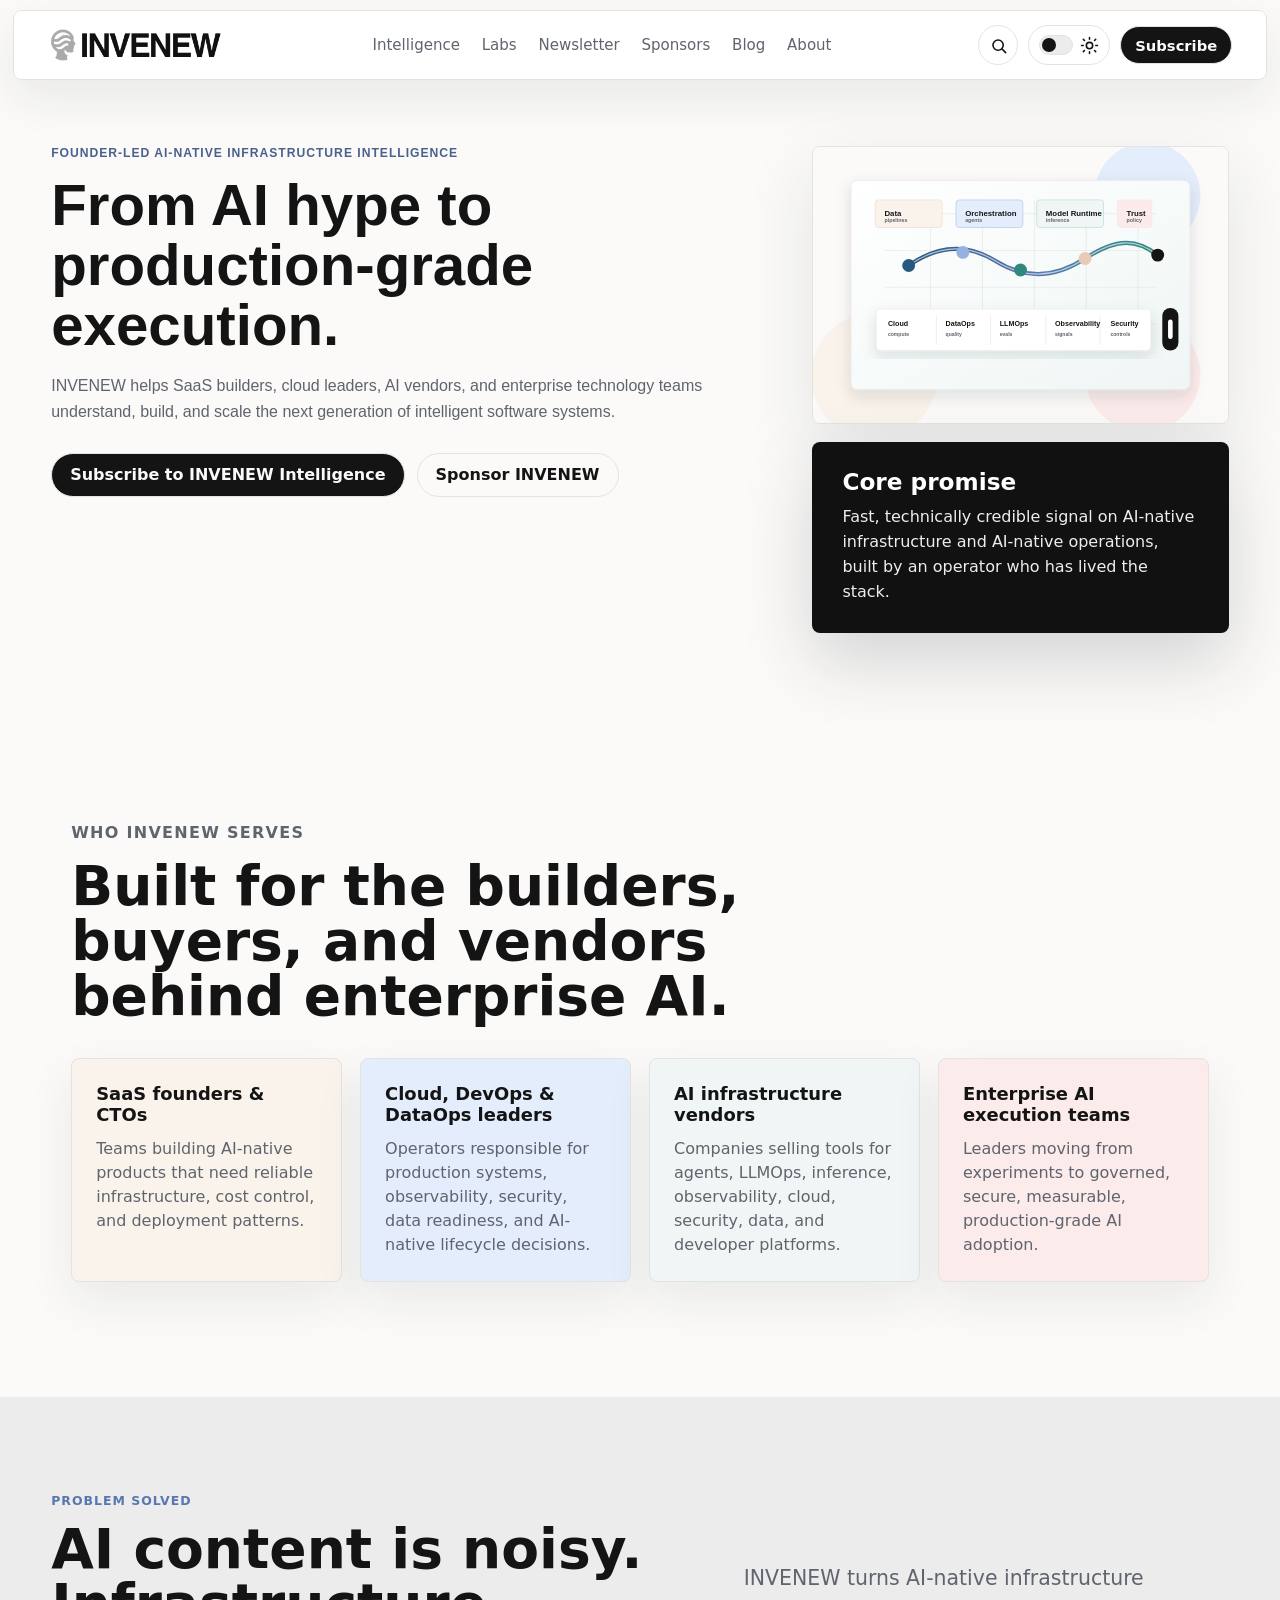
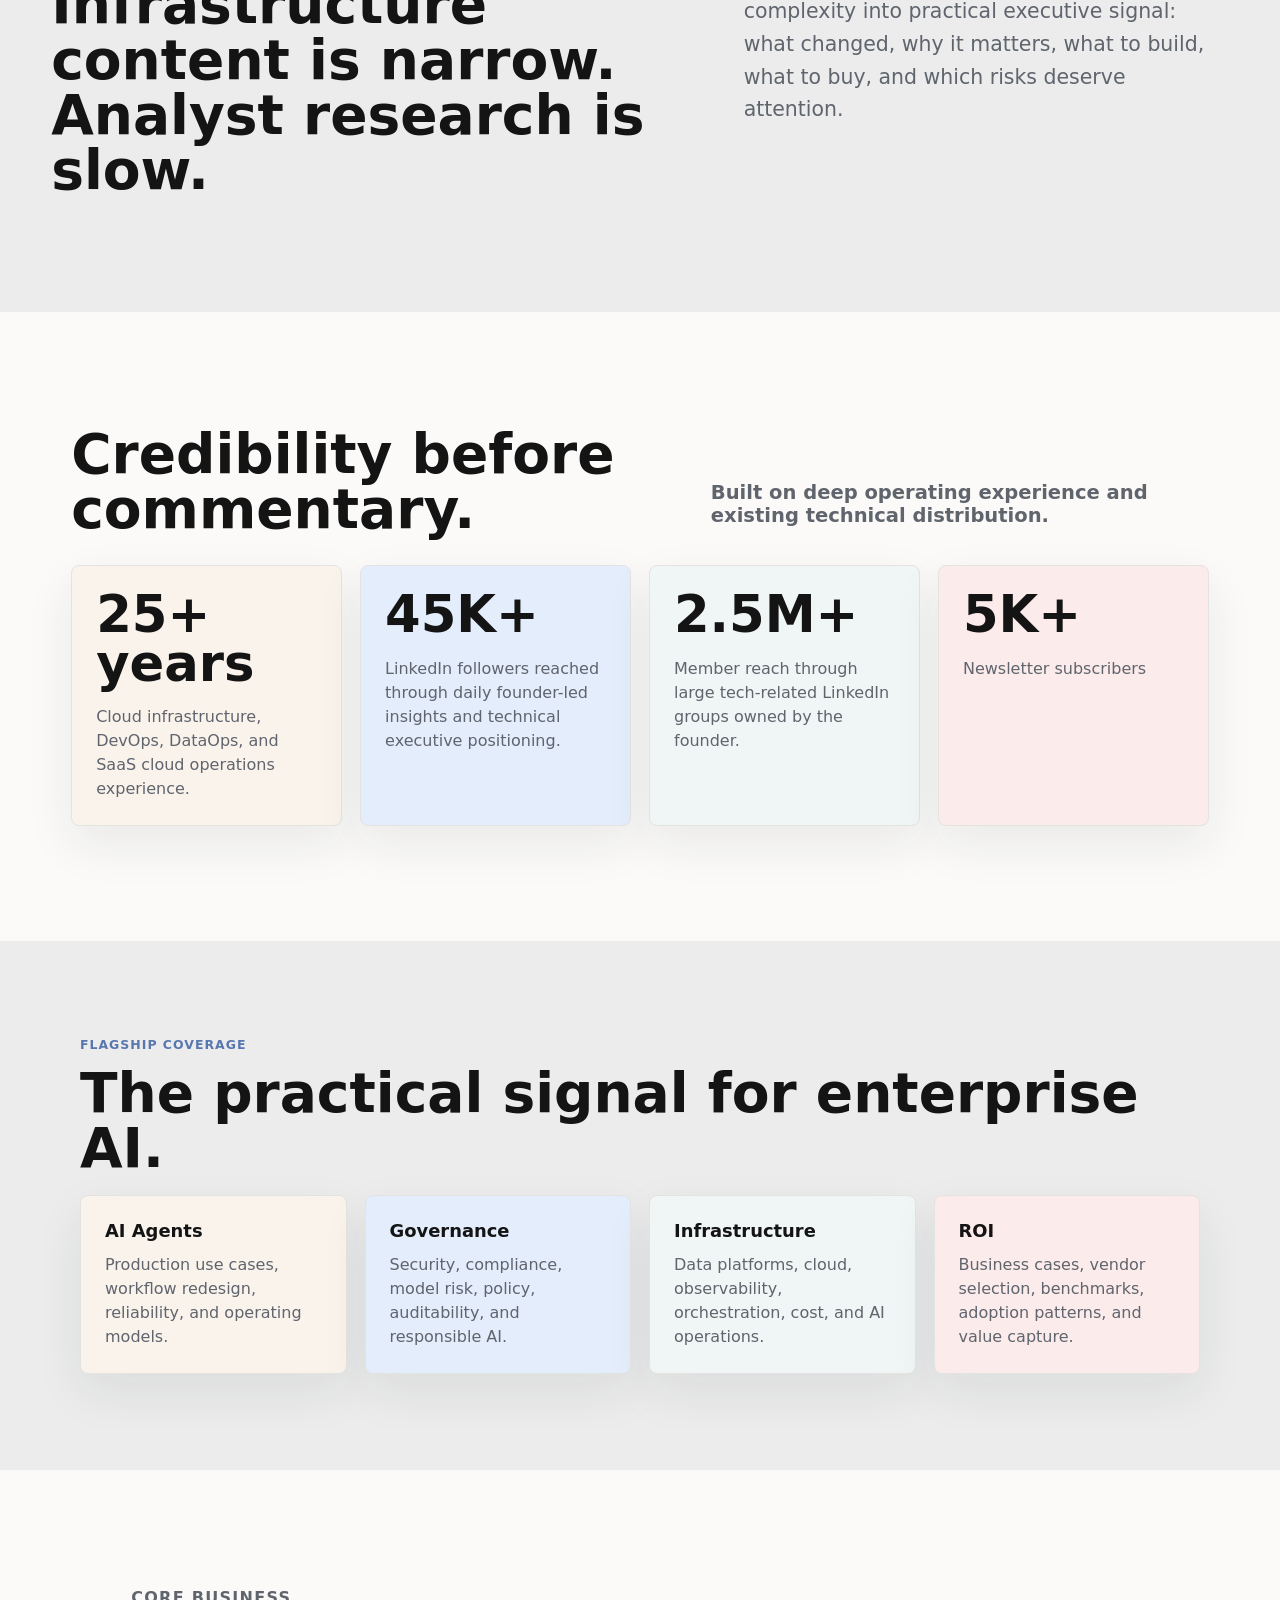
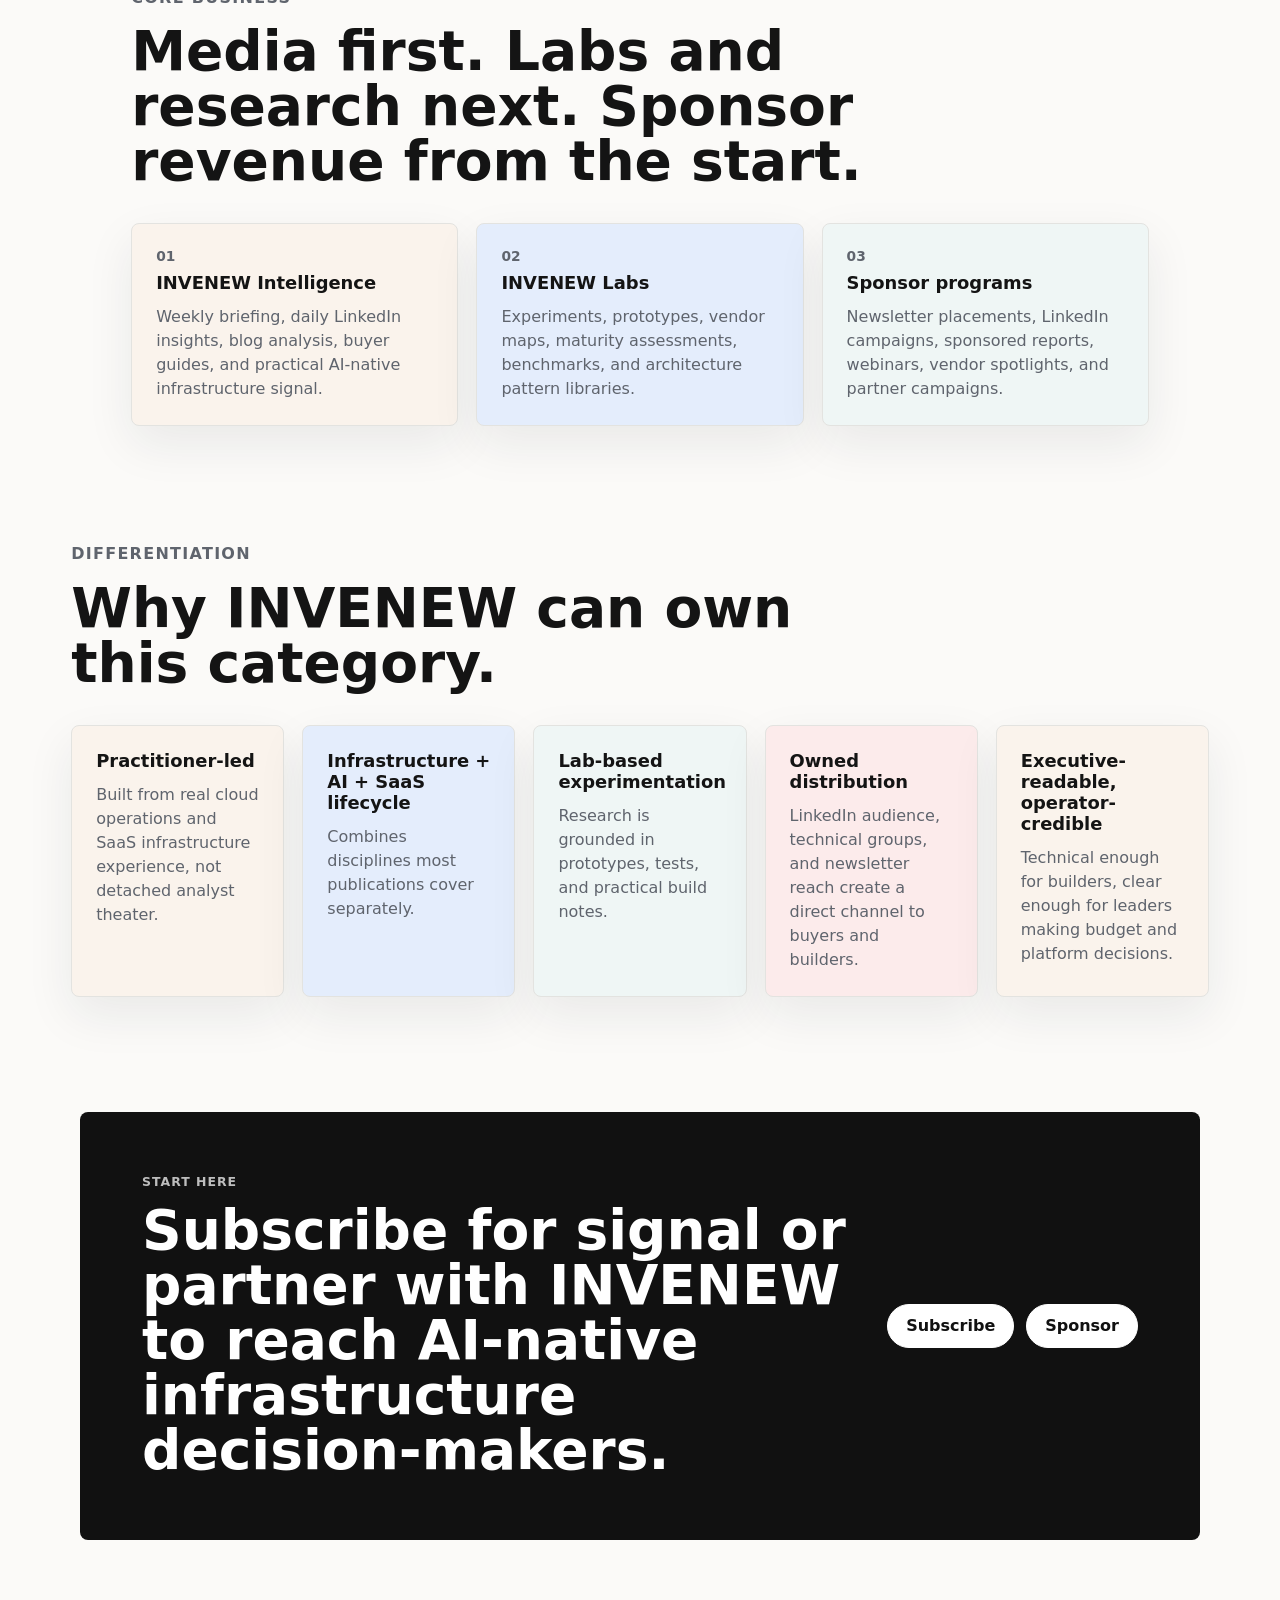
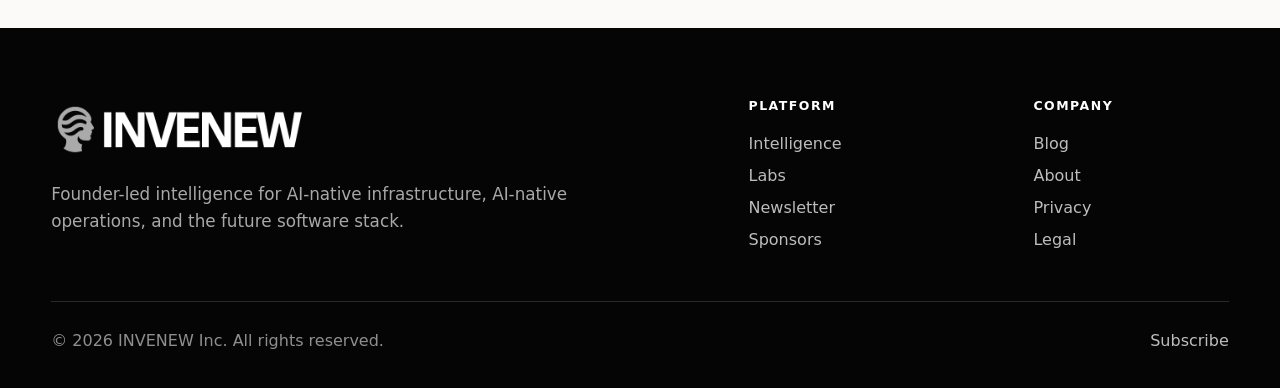
<file: index.html>
<!doctype html>
<html lang="en">
  <head>
    <meta charset="utf-8">
    <meta name="viewport" content="width=device-width, initial-scale=1">
    <meta name="description" content="INVENEW is a founder-led AI-native infrastructure intelligence platform for SaaS builders, cloud leaders, AI vendors, and enterprise AI execution teams.">
    <title>INVENEW | AI-Native Infrastructure Intelligence</title>
    <link rel="icon" href="assets/INVENEW-favicon1.png" type="image/png">
    <script>(function(){try{var theme=localStorage.getItem("invenew-theme");if(!theme&&window.matchMedia&&window.matchMedia("(prefers-color-scheme: dark)").matches)theme="dark";if(theme==="dark"){document.documentElement.dataset.theme="dark";document.documentElement.style.backgroundColor="#0d0f12";}}catch(error){}})();</script><link rel="stylesheet" href="styles.css">
  </head>
  <body>
    <header class="site-header" data-elevated="false">
      <a class="brand" href="index.html" aria-label="INVENEW home">
        <img class="brand-logo logo-light" src="assets/INVENEW-light-long1.png" alt="INVENEW">
        <img class="brand-logo logo-dark" src="assets/INVENEW-dark-long1.png" alt="INVENEW">
      </a>
      <nav class="nav" aria-label="Primary navigation">
        <a href="intelligence.html">Intelligence</a>
        <a href="labs.html">Labs</a>
        <a href="newsletter.html">Newsletter</a>
        <a href="sponsors.html">Sponsors</a>
        <a href="blog.html">Blog</a>
        <a href="about.html">About</a>
      </nav>
      <div class="header-actions">
        <button class="icon-btn" id="searchToggle" aria-label="Search site" type="button">
          <svg viewBox="0 0 24 24" aria-hidden="true"><path d="m21 21-4.35-4.35m1.35-5.15a6.5 6.5 0 1 1-13 0 6.5 6.5 0 0 1 13 0Z"/></svg>
        </button>
        <button class="theme-toggle" id="themeToggle" aria-label="Toggle dark mode" type="button">
          <span class="toggle-track"><span class="toggle-thumb"></span></span>
          <svg class="sun" viewBox="0 0 24 24" aria-hidden="true"><path d="M12 4V2m0 20v-2m8-8h2M2 12h2m14.36-6.36 1.42-1.42M4.22 19.78l1.42-1.42m0-12.72L4.22 4.22m15.56 15.56-1.42-1.42M16 12a4 4 0 1 1-8 0 4 4 0 0 1 8 0Z"/></svg>
          <svg class="moon" viewBox="0 0 24 24" aria-hidden="true"><path d="M20.5 14.5A8.5 8.5 0 0 1 9.5 3.5 8.5 8.5 0 1 0 20.5 14.5Z"/></svg>
        </button>
        <a class="btn btn-small" href="newsletter.html">Subscribe</a>
        <button class="icon-btn menu-btn" id="menuToggle" aria-label="Open menu" type="button">
          <svg viewBox="0 0 24 24" aria-hidden="true"><path d="M4 7h16M4 12h16M4 17h16"/></svg>
        </button>
      </div>
    </header>

    <div class="mobile-panel" id="mobilePanel" aria-hidden="true">
      <a href="intelligence.html">Intelligence</a>
      <a href="labs.html">Labs</a>
      <a href="newsletter.html">Newsletter</a>
      <a href="sponsors.html">Sponsors</a>
      <a href="blog.html">Blog</a>
      <a href="about.html">About</a>
    </div>

    <div class="search-panel" id="searchPanel" aria-hidden="true">
      <div class="search-box">
        <label for="siteSearch">Search INVENEW</label>
        <div class="search-row">
          <input id="siteSearch" type="search" placeholder="Try AI infrastructure, LLMOps, sponsor briefs...">
          <button class="btn" id="clearSearch" type="button">Clear</button>
        </div>
        <div class="search-results" id="searchResults"></div>
      </div>
    </div>

    <main>
      <section class="landing-position section">
        <div>
          <p class="eyebrow">Founder-led AI-native infrastructure intelligence</p>
          <h1>From AI hype to production-grade execution.</h1>
          <p class="hero-text">INVENEW helps SaaS builders, cloud leaders, AI vendors, and enterprise technology teams understand, build, and scale the next generation of intelligent software systems.</p>
          <div class="hero-actions">
            <a class="btn" href="newsletter.html">Subscribe to INVENEW Intelligence</a>
            <a class="btn btn-secondary" href="sponsors.html">Sponsor INVENEW</a>
          </div>
        </div>
        <div class="landing-promise-stack">
          <img class="landing-hero-image" src="assets/sponsors-hero-graphic.svg" alt="AI infrastructure stack graphic">
          <div class="promise-card">
            <h2>Core promise</h2>
            <p>Fast, technically credible signal on AI-native infrastructure and AI-native operations, built by an operator who has lived the stack.</p>
          </div>
        </div>
      </section>

      <section class="section home-audience">
        <div class="section-head">
          <p class="eyebrow">Who INVENEW serves</p>
          <h2>Built for the builders, buyers, and vendors behind enterprise AI.</h2>
        </div>
        <div class="home-card-grid four">
          <article class="beige"><h3>SaaS founders & CTOs</h3><p>Teams building AI-native products that need reliable infrastructure, cost control, and deployment patterns.</p></article>
          <article class="blue"><h3>Cloud, DevOps & DataOps leaders</h3><p>Operators responsible for production systems, observability, security, data readiness, and AI-native lifecycle decisions.</p></article>
          <article class="green"><h3>AI infrastructure vendors</h3><p>Companies selling tools for agents, LLMOps, inference, observability, cloud, security, data, and developer platforms.</p></article>
          <article class="pink"><h3>Enterprise AI execution teams</h3><p>Leaders moving from experiments to governed, secure, measurable, production-grade AI adoption.</p></article>
        </div>
      </section>

      <section class="home-problem">
        <div class="problem-inner">
          <div>
            <p class="eyebrow">Problem solved</p>
            <h2>AI content is noisy. Infrastructure content is narrow. Analyst research is slow.</h2>
          </div>
          <p>INVENEW turns AI-native infrastructure complexity into practical executive signal: what changed, why it matters, what to build, what to buy, and which risks deserve attention.</p>
        </div>
      </section>

      <section class="section credibility-section">
        <div class="section-title-row">
          <h2>Credibility before commentary.</h2>
          <p>Built on deep operating experience and existing technical distribution.</p>
        </div>
        <div class="credibility-grid">
          <article><strong>25+ years</strong><span>Cloud infrastructure, DevOps, DataOps, and SaaS cloud operations experience.</span></article>
          <article><strong>45K+</strong><span>LinkedIn followers reached through daily founder-led insights and technical executive positioning.</span></article>
          <article><strong>2.5M+</strong><span>Member reach through large tech-related LinkedIn groups owned by the founder.</span></article>
          <article><strong>5K+</strong><span>Newsletter subscribers</span></article>
        </div>
      </section>

      <section class="flagship-band">
        <div class="flagship-inner">
          <p class="eyebrow">Flagship Coverage</p>
          <h2>The practical signal for enterprise AI.</h2>
          <div class="coverage-card-grid">
            <article class="beige"><h3>AI Agents</h3><p>Production use cases, workflow redesign, reliability, and operating models.</p></article>
            <article class="blue"><h3>Governance</h3><p>Security, compliance, model risk, policy, auditability, and responsible AI.</p></article>
            <article class="green"><h3>Infrastructure</h3><p>Data platforms, cloud, observability, orchestration, cost, and AI operations.</p></article>
            <article class="pink"><h3>ROI</h3><p>Business cases, vendor selection, benchmarks, adoption patterns, and value capture.</p></article>
          </div>
        </div>
      </section>

      <section class="section architecture-section">
        <div class="section-head">
          <p class="eyebrow">Core business</p>
          <h2>Media first. Labs and research next. Sponsor revenue from the start.</h2>
        </div>
        <div class="architecture-grid">
          <a href="newsletter.html"><span>01</span><h3>INVENEW Intelligence</h3><p>Weekly briefing, daily LinkedIn insights, blog analysis, buyer guides, and practical AI-native infrastructure signal.</p></a>
          <a href="labs.html"><span>02</span><h3>INVENEW Labs</h3><p>Experiments, prototypes, vendor maps, maturity assessments, benchmarks, and architecture pattern libraries.</p></a>
          <a href="sponsors.html"><span>03</span><h3>Sponsor programs</h3><p>Newsletter placements, LinkedIn campaigns, sponsored reports, webinars, vendor spotlights, and partner campaigns.</p></a>
        </div>
      </section>

      <section class="section differentiation-section">
        <div class="section-head">
          <p class="eyebrow">Differentiation</p>
          <h2>Why INVENEW can own this category.</h2>
        </div>
        <div class="home-card-grid five">
          <article class="beige"><h3>Practitioner-led</h3><p>Built from real cloud operations and SaaS infrastructure experience, not detached analyst theater.</p></article>
          <article class="blue"><h3>Infrastructure + AI + SaaS lifecycle</h3><p>Combines disciplines most publications cover separately.</p></article>
          <article class="green"><h3>Lab-based experimentation</h3><p>Research is grounded in prototypes, tests, and practical build notes.</p></article>
          <article class="pink"><h3>Owned distribution</h3><p>LinkedIn audience, technical groups, and newsletter reach create a direct channel to buyers and builders.</p></article>
          <article class="beige"><h3>Executive-readable, operator-credible</h3><p>Technical enough for builders, clear enough for leaders making budget and platform decisions.</p></article>
        </div>
      </section>

      <section class="section landing-cta">
        <div>
          <p class="eyebrow">Start Here</p>
          <h2>Subscribe for signal or partner with INVENEW to reach AI-native infrastructure decision-makers.</h2>
        </div>
        <div class="cta-actions">
          <a class="btn" href="newsletter.html">Subscribe</a>
          <a class="btn" href="sponsors.html">Sponsor</a>
        </div>
      </section>
    </main>

    <footer class="footer">
      <div class="footer-main">
        <div class="footer-intro">
          <a href="index.html" class="footer-brand" aria-label="INVENEW home"><img src="assets/INVENEW-dark-long1.png" alt="INVENEW"></a>
          <p>Founder-led intelligence for AI-native infrastructure, AI-native operations, and the future software stack.</p>
        </div>
        <nav class="footer-col" aria-label="Footer platform links">
          <h2>Platform</h2>
          <a href="intelligence.html">Intelligence</a>
          <a href="labs.html">Labs</a>
          <a href="newsletter.html">Newsletter</a>
          <a href="sponsors.html">Sponsors</a>
        </nav>
        <nav class="footer-col" aria-label="Footer company links">
          <h2>Company</h2>
          <a href="blog.html">Blog</a>
          <a href="about.html">About</a>
          <a href="privacy.html">Privacy</a>
          <a href="legal.html">Legal</a>
        </nav>
      </div>
      <div class="footer-bottom">
        <p>© 2026 INVENEW Inc. All rights reserved.</p>
        <a href="newsletter.html">Subscribe</a>
      </div>
    </footer>
    <script src="script.js"></script>
  </body>
</html>
</file>
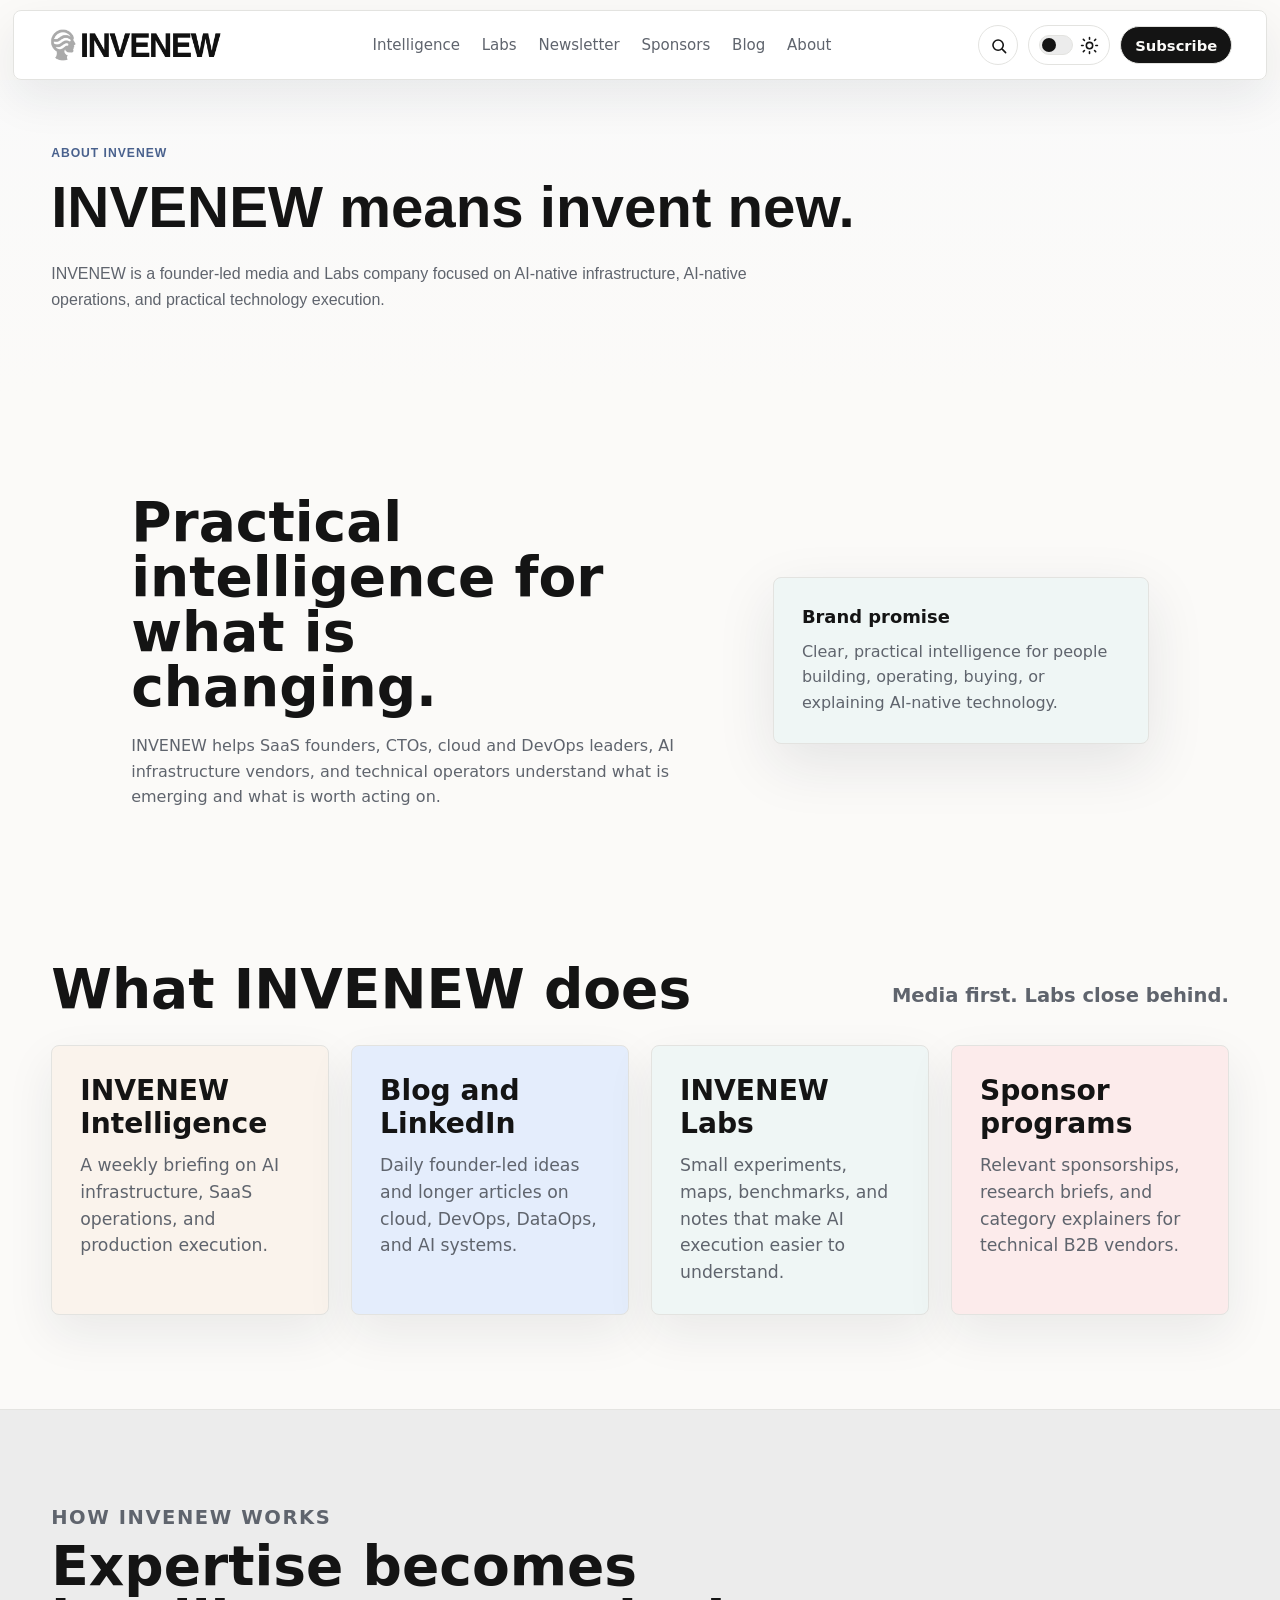
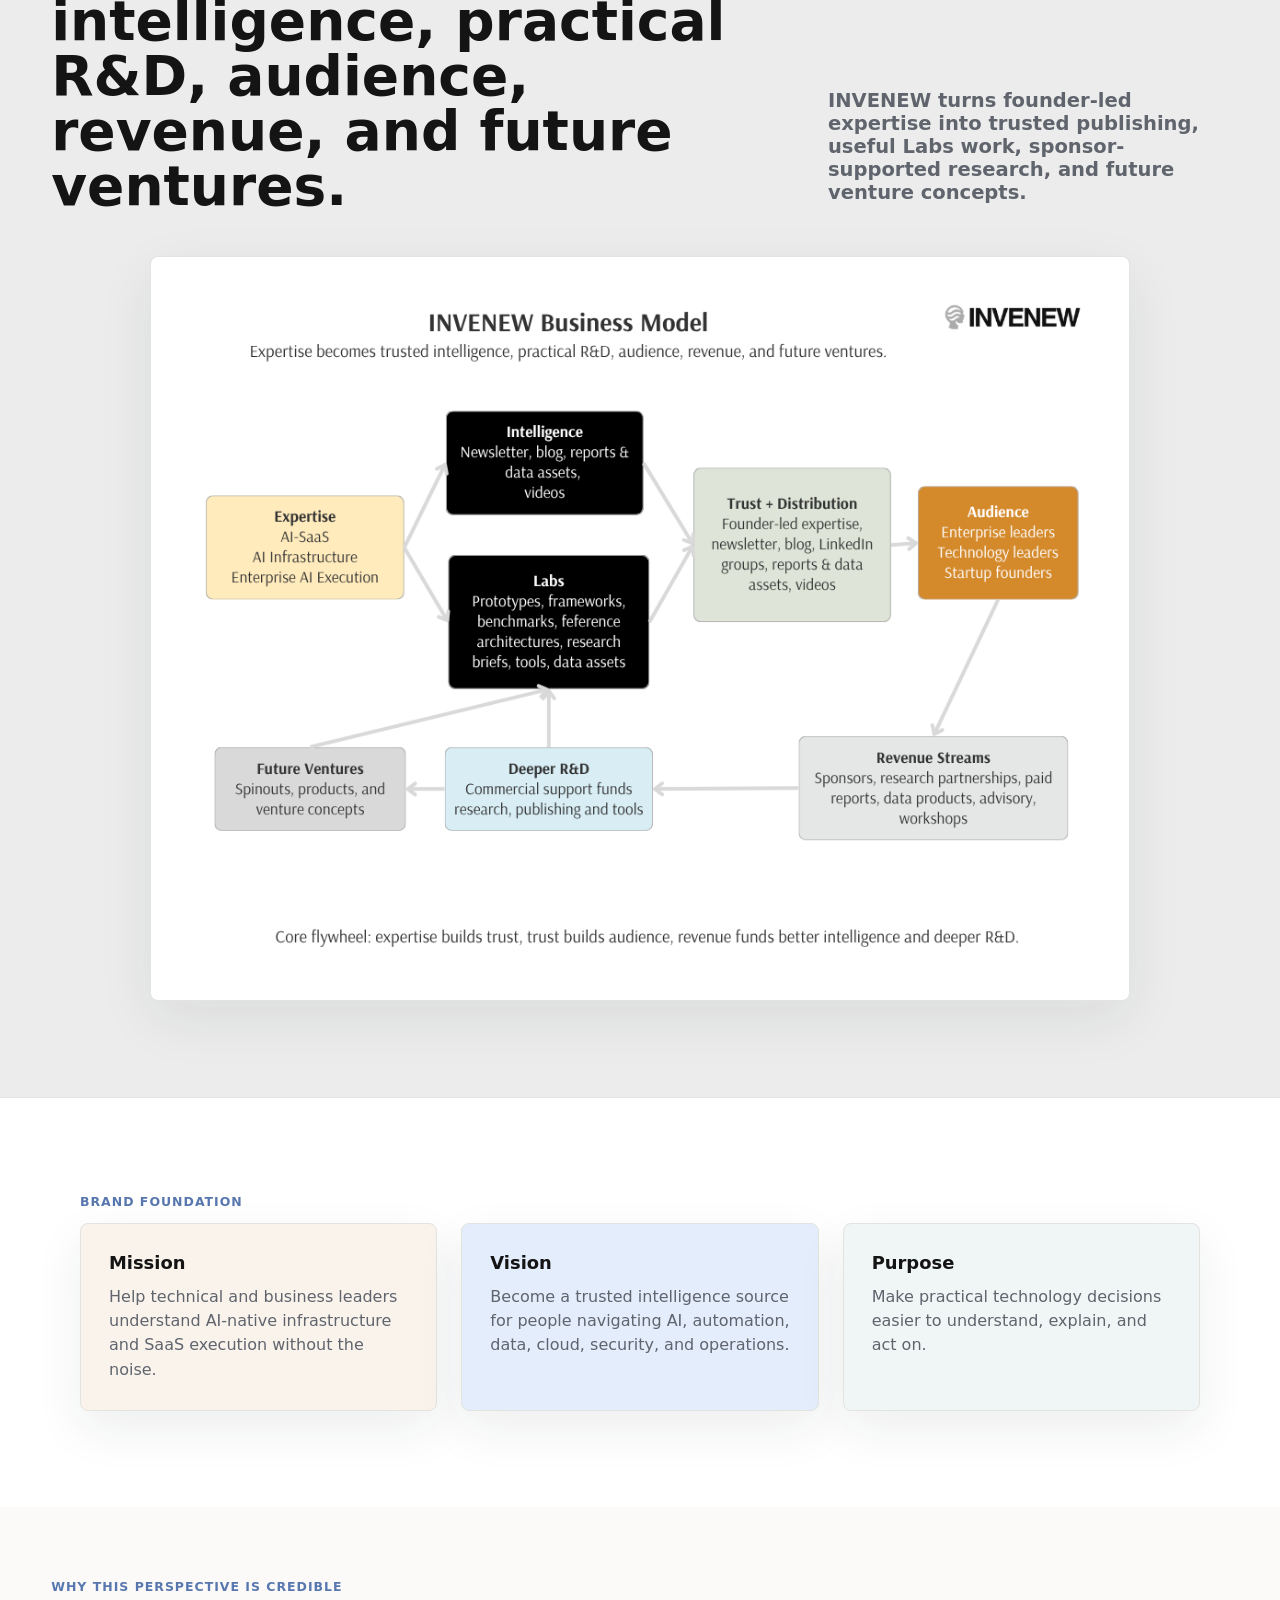
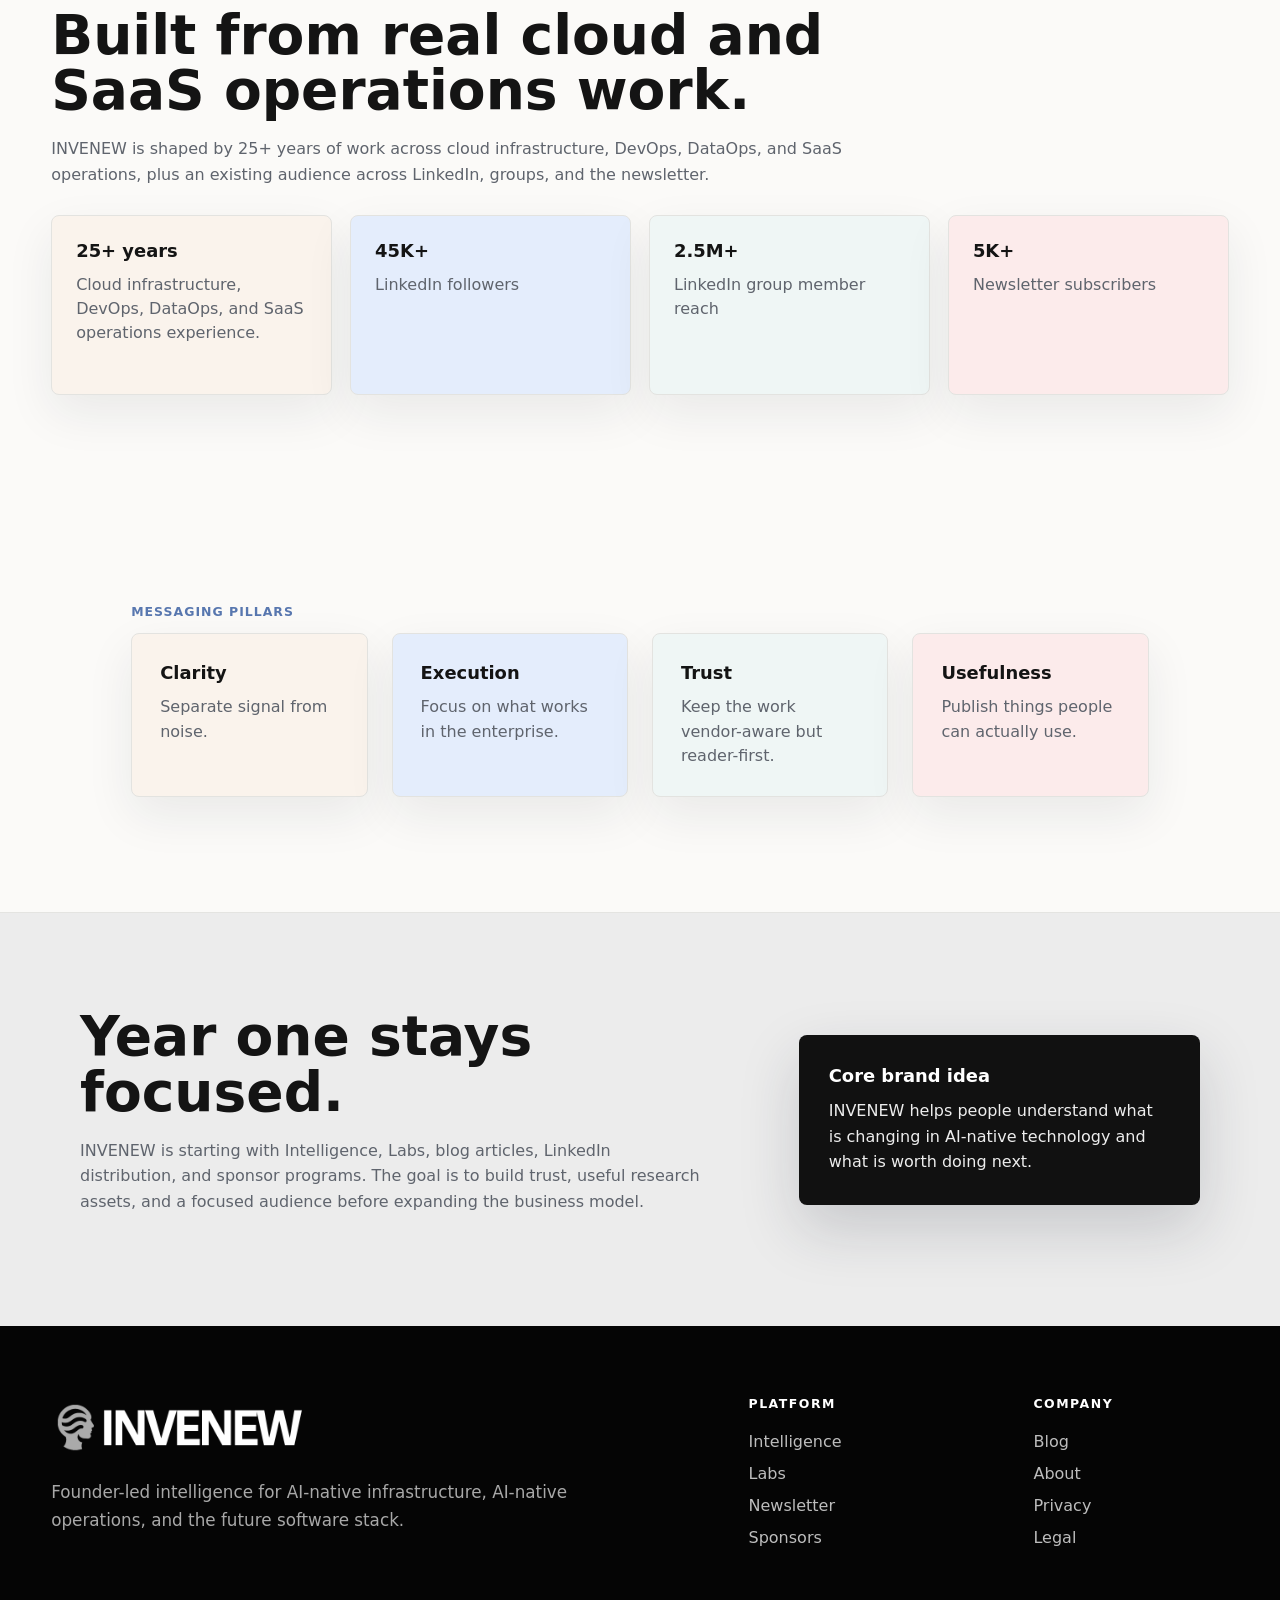
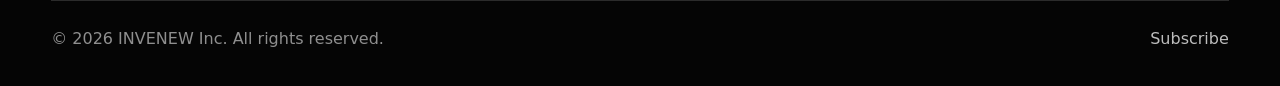
<file: about.html>
<!doctype html>
<html lang="en">
  <head><meta charset="utf-8"><meta name="viewport" content="width=device-width, initial-scale=1"><title>About | INVENEW</title><meta name="description" content="INVENEW is a founder-led media and Labs company focused on AI-native infrastructure, AI-native operations, and practical technology execution."><link rel="icon" href="assets/INVENEW-favicon1.png" type="image/png"><script>(function(){try{var theme=localStorage.getItem("invenew-theme");if(!theme&&window.matchMedia&&window.matchMedia("(prefers-color-scheme: dark)").matches)theme="dark";if(theme==="dark"){document.documentElement.dataset.theme="dark";document.documentElement.style.backgroundColor="#0d0f12";}}catch(error){}})();</script><link rel="stylesheet" href="styles.css"></head>
  <body>
    <header class="site-header" data-elevated="false"><a class="brand" href="index.html"><img class="brand-logo logo-light" src="assets/INVENEW-light-long1.png" alt="INVENEW"><img class="brand-logo logo-dark" src="assets/INVENEW-dark-long1.png" alt="INVENEW"></a><nav class="nav" aria-label="Primary navigation"><a href="intelligence.html">Intelligence</a><a href="labs.html">Labs</a><a href="newsletter.html">Newsletter</a><a href="sponsors.html">Sponsors</a><a href="blog.html">Blog</a><a href="about.html">About</a></nav><div class="header-actions"><button class="icon-btn" id="searchToggle" aria-label="Search site" type="button"><svg viewBox="0 0 24 24" aria-hidden="true"><path d="m21 21-4.35-4.35m1.35-5.15a6.5 6.5 0 1 1-13 0 6.5 6.5 0 0 1 13 0Z"/></svg></button><button class="theme-toggle" id="themeToggle" aria-label="Toggle dark mode" type="button"><span class="toggle-track"><span class="toggle-thumb"></span></span><svg class="sun" viewBox="0 0 24 24" aria-hidden="true"><path d="M12 4V2m0 20v-2m8-8h2M2 12h2m14.36-6.36 1.42-1.42M4.22 19.78l1.42-1.42m0-12.72L4.22 4.22m15.56 15.56-1.42-1.42M16 12a4 4 0 1 1-8 0 4 4 0 0 1 8 0Z"/></svg><svg class="moon" viewBox="0 0 24 24" aria-hidden="true"><path d="M20.5 14.5A8.5 8.5 0 0 1 9.5 3.5 8.5 8.5 0 1 0 20.5 14.5Z"/></svg></button><a class="btn btn-small" href="newsletter.html">Subscribe</a><button class="icon-btn menu-btn" id="menuToggle" aria-label="Open menu" type="button"><svg viewBox="0 0 24 24" aria-hidden="true"><path d="M4 7h16M4 12h16M4 17h16"/></svg></button></div></header>
    <div class="mobile-panel" id="mobilePanel" aria-hidden="true"><a href="intelligence.html">Intelligence</a><a href="labs.html">Labs</a><a href="newsletter.html">Newsletter</a><a href="sponsors.html">Sponsors</a><a href="blog.html">Blog</a><a href="about.html">About</a></div>
    <div class="search-panel" id="searchPanel" aria-hidden="true"><div class="search-box"><label for="siteSearch">Search INVENEW</label><div class="search-row"><input id="siteSearch" type="search" placeholder="Try AI infrastructure, LLMOps, sponsor briefs..."><button class="btn" id="clearSearch" type="button">Clear</button></div><div class="search-results" id="searchResults"></div></div></div>
    <main>
      <section class="about-meaning section">
        <p class="eyebrow">About INVENEW</p>
        <h1>INVENEW means invent new.</h1>
        <p class="hero-text">INVENEW is a founder-led media and Labs company focused on AI-native infrastructure, AI-native operations, and practical technology execution.</p>
      </section>

      <section class="section about-promise">
        <div>
          <h2>Practical intelligence for what is changing.</h2>
          <p>INVENEW helps SaaS founders, CTOs, cloud and DevOps leaders, AI infrastructure vendors, and technical operators understand what is emerging and what is worth acting on.</p>
        </div>
        <aside>
          <h3>Brand promise</h3>
          <p>Clear, practical intelligence for people building, operating, buying, or explaining AI-native technology.</p>
        </aside>
      </section>

      <section class="section about-focus">
        <div class="section-title-row">
          <h2>What INVENEW does</h2>
          <p>Media first. Labs close behind.</p>
        </div>
        <div class="topic-grid">
          <article class="beige"><h3>INVENEW Intelligence</h3><p>A weekly briefing on AI infrastructure, SaaS operations, and production execution.</p></article>
          <article class="blue"><h3>Blog and LinkedIn</h3><p>Daily founder-led ideas and longer articles on cloud, DevOps, DataOps, and AI systems.</p></article>
          <article class="green"><h3>INVENEW Labs</h3><p>Small experiments, maps, benchmarks, and notes that make AI execution easier to understand.</p></article>
          <article class="pink"><h3>Sponsor programs</h3><p>Relevant sponsorships, research briefs, and category explainers for technical B2B vendors.</p></article>
        </div>
      </section>

      <section class="section about-system" aria-labelledby="aboutSystemTitle">
        <div class="section-title-row">
          <div>
            <p class="eyebrow">How INVENEW Works</p>
            <h2 id="aboutSystemTitle">Expertise becomes intelligence, practical R&amp;D, audience, revenue, and future ventures.</h2>
          </div>
          <p>INVENEW turns founder-led expertise into trusted publishing, useful Labs work, sponsor-supported research, and future venture concepts.</p>
        </div>
        <figure class="about-system-diagram">
          <img src="assets/invenew-business-summary.png" alt="Diagram showing INVENEW expertise flowing into Intelligence, Labs, trust and distribution, audience, revenue streams, deeper R&amp;D, and future ventures.">
        </figure>
      </section>

      <section class="about-foundation">
        <div class="foundation-inner">
          <p class="eyebrow">Brand Foundation</p>
          <div class="foundation-grid">
            <article><h3>Mission</h3><p>Help technical and business leaders understand AI-native infrastructure and SaaS execution without the noise.</p></article>
            <article><h3>Vision</h3><p>Become a trusted intelligence source for people navigating AI, automation, data, cloud, security, and operations.</p></article>
            <article><h3>Purpose</h3><p>Make practical technology decisions easier to understand, explain, and act on.</p></article>
          </div>
        </div>
      </section>

      <section class="section about-proof">
        <div>
          <p class="eyebrow">Why this perspective is credible</p>
          <h2>Built from real cloud and SaaS operations work.</h2>
          <p>INVENEW is shaped by 25+ years of work across cloud infrastructure, DevOps, DataOps, and SaaS operations, plus an existing audience across LinkedIn, groups, and the newsletter.</p>
        </div>
        <div class="home-card-grid four">
          <article class="beige"><h3>25+ years</h3><p>Cloud infrastructure, DevOps, DataOps, and SaaS operations experience.</p></article>
          <article class="blue"><h3>45K+</h3><p>LinkedIn followers</p></article>
          <article class="green"><h3>2.5M+</h3><p>LinkedIn group member reach</p></article>
          <article class="pink"><h3>5K+</h3><p>Newsletter subscribers</p></article>
        </div>
      </section>

      <section class="section messaging-pillars">
        <p class="eyebrow">Messaging Pillars</p>
        <div class="pillar-grid">
          <article class="beige"><h3>Clarity</h3><p>Separate signal from noise.</p></article>
          <article class="blue"><h3>Execution</h3><p>Focus on what works in the enterprise.</p></article>
          <article class="green"><h3>Trust</h3><p>Keep the work vendor-aware but reader-first.</p></article>
          <article class="pink"><h3>Usefulness</h3><p>Publish things people can actually use.</p></article>
        </div>
      </section>

      <section class="about-expand">
        <div class="expand-inner">
          <div>
            <h2>Year one stays focused.</h2>
            <p>INVENEW is starting with Intelligence, Labs, blog articles, LinkedIn distribution, and sponsor programs. The goal is to build trust, useful research assets, and a focused audience before expanding the business model.</p>
          </div>
          <aside>
            <h3>Core brand idea</h3>
            <p>INVENEW helps people understand what is changing in AI-native technology and what is worth doing next.</p>
          </aside>
        </div>
      </section>
    </main>
    <footer class="footer">
      <div class="footer-main">
        <div class="footer-intro">
          <a href="index.html" class="footer-brand" aria-label="INVENEW home"><img src="assets/INVENEW-dark-long1.png" alt="INVENEW"></a>
          <p>Founder-led intelligence for AI-native infrastructure, AI-native operations, and the future software stack.</p>
        </div>
        <nav class="footer-col" aria-label="Footer platform links">
          <h2>Platform</h2>
          <a href="intelligence.html">Intelligence</a>
          <a href="labs.html">Labs</a>
          <a href="newsletter.html">Newsletter</a>
          <a href="sponsors.html">Sponsors</a>
        </nav>
        <nav class="footer-col" aria-label="Footer company links">
          <h2>Company</h2>
          <a href="blog.html">Blog</a>
          <a href="about.html">About</a>
          <a href="privacy.html">Privacy</a>
          <a href="legal.html">Legal</a>
        </nav>
      </div>
      <div class="footer-bottom">
        <p>© 2026 INVENEW Inc. All rights reserved.</p>
        <a href="newsletter.html">Subscribe</a>
      </div>
    </footer><script src="script.js"></script>
  </body>
</html>
</file>
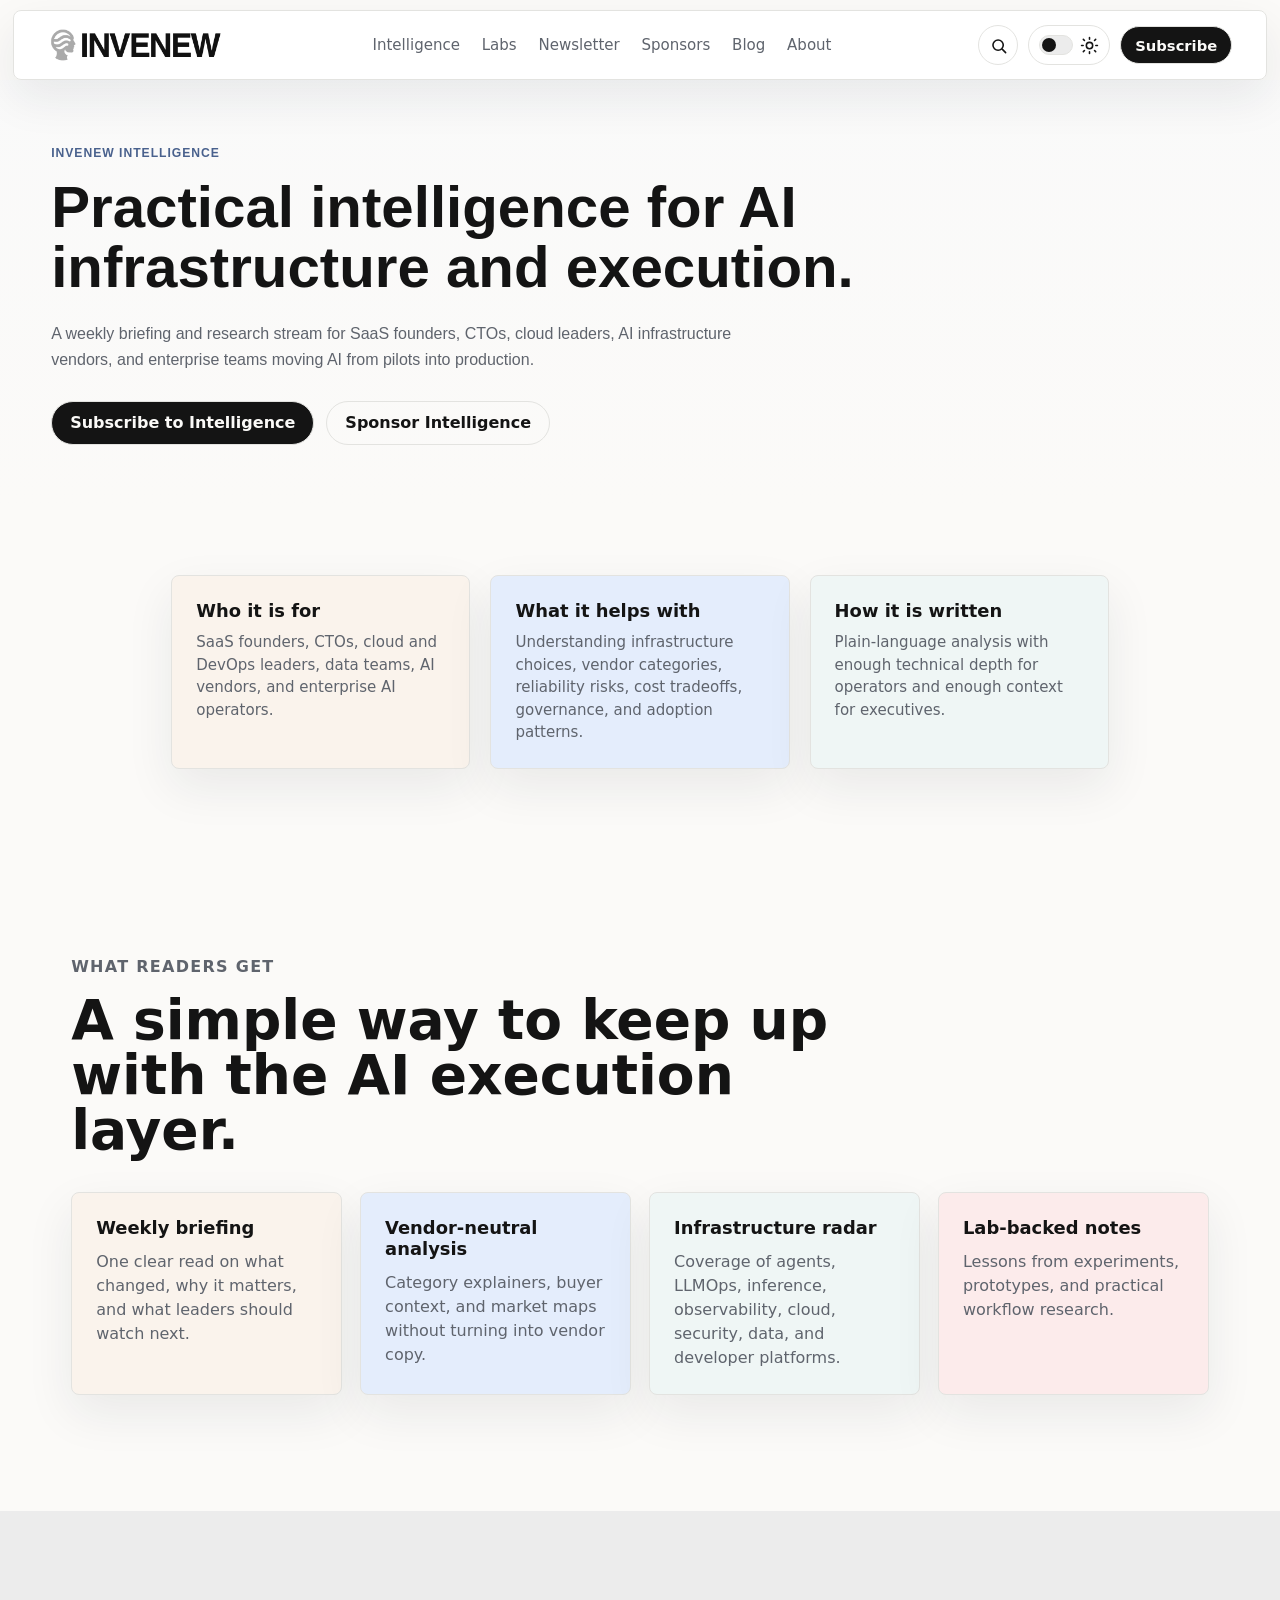
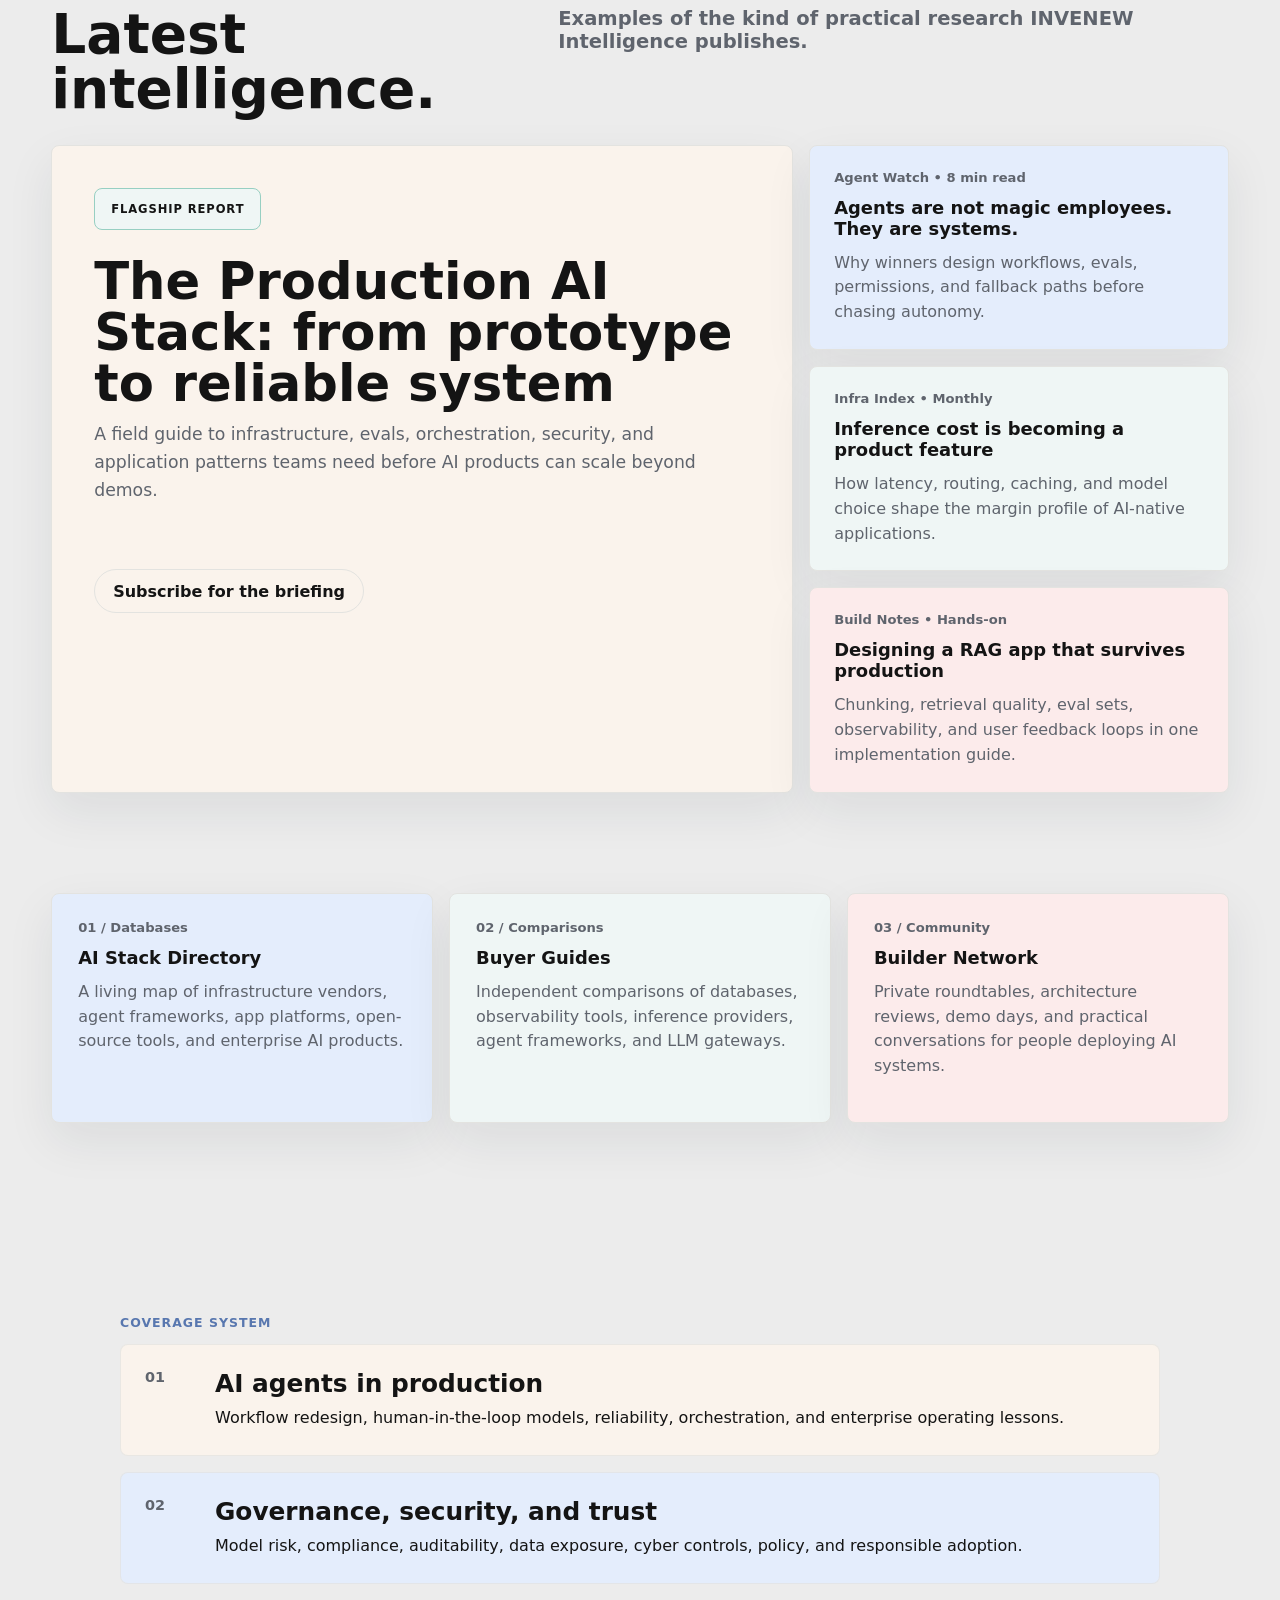
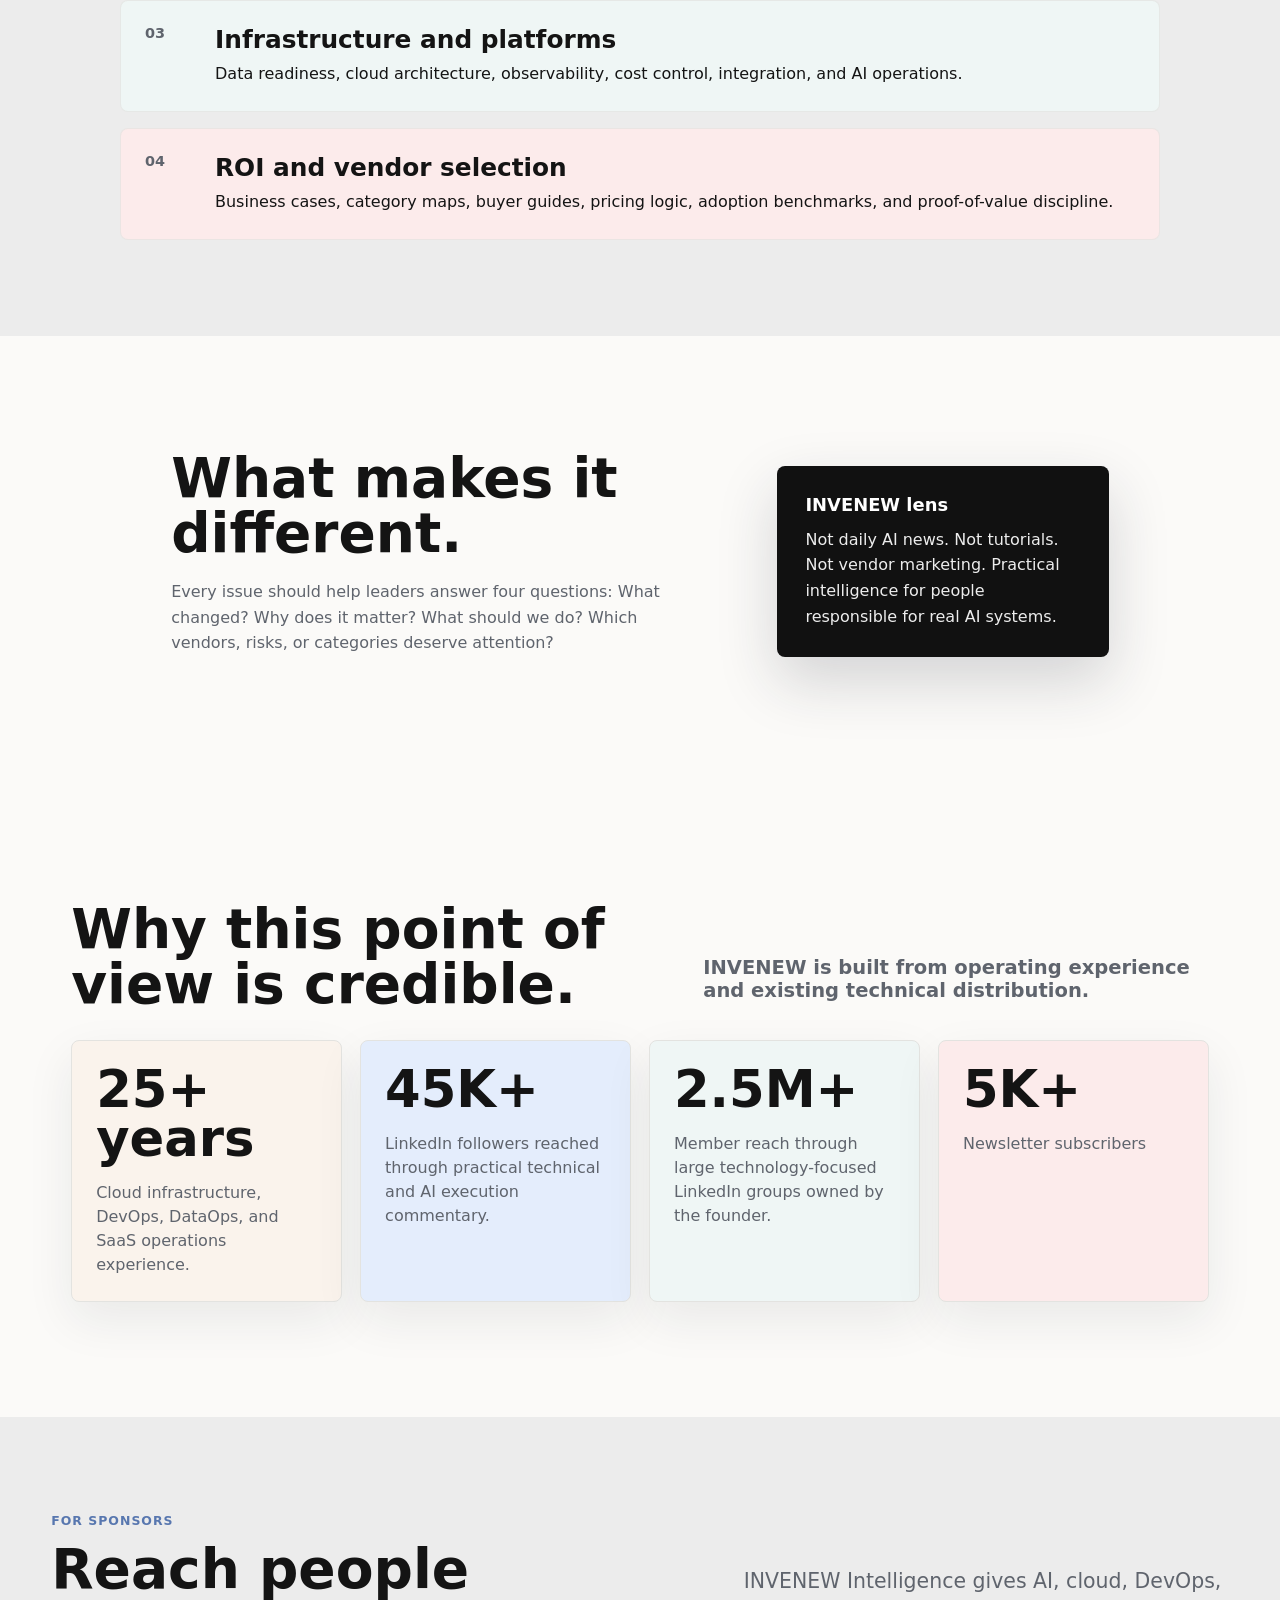
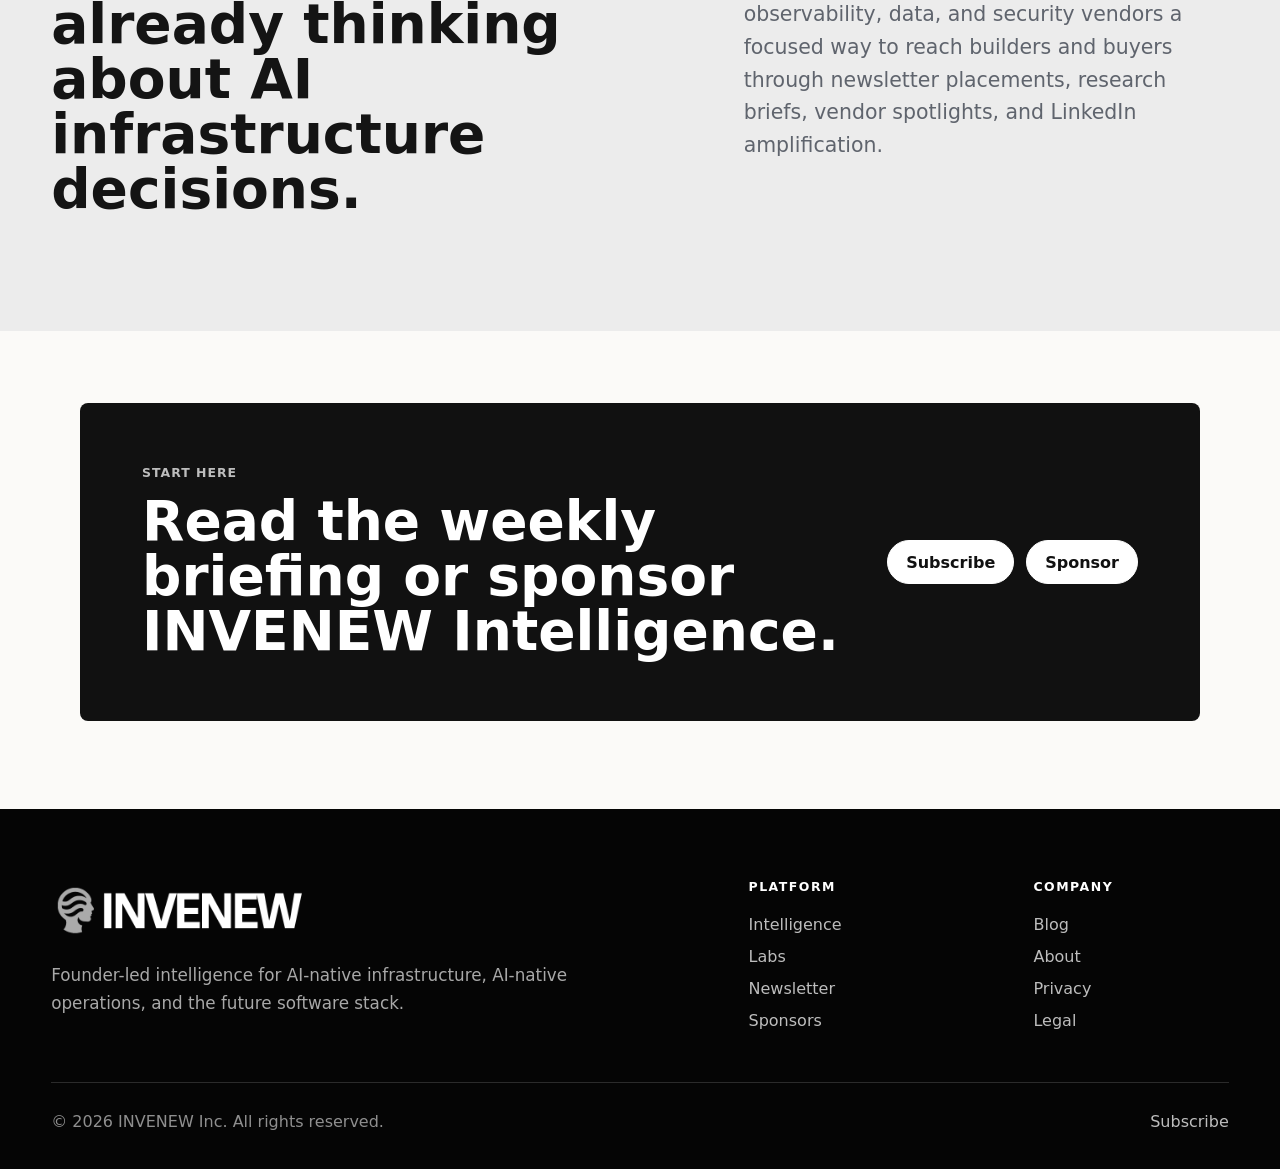
<file: intelligence.html>
<!doctype html>
<html lang="en">
  <head>
    <meta charset="utf-8">
    <meta name="viewport" content="width=device-width, initial-scale=1">
    <title>Intelligence | INVENEW</title>
    <link rel="icon" href="assets/INVENEW-favicon1.png" type="image/png">
    <script>(function(){try{var theme=localStorage.getItem("invenew-theme");if(!theme&&window.matchMedia&&window.matchMedia("(prefers-color-scheme: dark)").matches)theme="dark";if(theme==="dark"){document.documentElement.dataset.theme="dark";document.documentElement.style.backgroundColor="#0d0f12";}}catch(error){}})();</script><link rel="stylesheet" href="styles.css">
  </head>
  <body>
    <header class="site-header" data-elevated="false">
      <a class="brand" href="index.html"><img class="brand-logo logo-light" src="assets/INVENEW-light-long1.png" alt="INVENEW"><img class="brand-logo logo-dark" src="assets/INVENEW-dark-long1.png" alt="INVENEW"></a>
      <nav class="nav" aria-label="Primary navigation"><a href="intelligence.html">Intelligence</a><a href="labs.html">Labs</a><a href="newsletter.html">Newsletter</a><a href="sponsors.html">Sponsors</a><a href="blog.html">Blog</a><a href="about.html">About</a></nav>
      <div class="header-actions"><button class="icon-btn" id="searchToggle" aria-label="Search site" type="button"><svg viewBox="0 0 24 24" aria-hidden="true"><path d="m21 21-4.35-4.35m1.35-5.15a6.5 6.5 0 1 1-13 0 6.5 6.5 0 0 1 13 0Z"/></svg></button><button class="theme-toggle" id="themeToggle" aria-label="Toggle dark mode" type="button"><span class="toggle-track"><span class="toggle-thumb"></span></span><svg class="sun" viewBox="0 0 24 24" aria-hidden="true"><path d="M12 4V2m0 20v-2m8-8h2M2 12h2m14.36-6.36 1.42-1.42M4.22 19.78l1.42-1.42m0-12.72L4.22 4.22m15.56 15.56-1.42-1.42M16 12a4 4 0 1 1-8 0 4 4 0 0 1 8 0Z"/></svg><svg class="moon" viewBox="0 0 24 24" aria-hidden="true"><path d="M20.5 14.5A8.5 8.5 0 0 1 9.5 3.5 8.5 8.5 0 1 0 20.5 14.5Z"/></svg></button><a class="btn btn-small" href="newsletter.html">Subscribe</a><button class="icon-btn menu-btn" id="menuToggle" aria-label="Open menu" type="button"><svg viewBox="0 0 24 24" aria-hidden="true"><path d="M4 7h16M4 12h16M4 17h16"/></svg></button></div>
    </header>
    <div class="mobile-panel" id="mobilePanel" aria-hidden="true"><a href="intelligence.html">Intelligence</a><a href="labs.html">Labs</a><a href="newsletter.html">Newsletter</a><a href="sponsors.html">Sponsors</a><a href="blog.html">Blog</a><a href="about.html">About</a></div>
    <div class="search-panel" id="searchPanel" aria-hidden="true"><div class="search-box"><label for="siteSearch">Search INVENEW</label><div class="search-row"><input id="siteSearch" type="search" placeholder="Try AI infrastructure, LLMOps, sponsor briefs..."><button class="btn" id="clearSearch" type="button">Clear</button></div><div class="search-results" id="searchResults"></div></div></div>
    <main>
      <section class="page-hero section intelligence-hero">
        <p class="eyebrow">INVENEW Intelligence</p>
        <h1>Practical intelligence for AI infrastructure and execution.</h1>
        <p class="hero-text">A weekly briefing and research stream for SaaS founders, CTOs, cloud leaders, AI infrastructure vendors, and enterprise teams moving AI from pilots into production.</p>
        <div class="hero-actions">
          <a class="btn" href="newsletter.html">Subscribe to Intelligence</a>
          <a class="btn btn-secondary" href="sponsors.html">Sponsor Intelligence</a>
        </div>
      </section>

      <section class="section intelligence-pillars">
        <article><h3>Who it is for</h3><p>SaaS founders, CTOs, cloud and DevOps leaders, data teams, AI vendors, and enterprise AI operators.</p></article>
        <article><h3>What it helps with</h3><p>Understanding infrastructure choices, vendor categories, reliability risks, cost tradeoffs, governance, and adoption patterns.</p></article>
        <article><h3>How it is written</h3><p>Plain-language analysis with enough technical depth for operators and enough context for executives.</p></article>
      </section>

      <section class="section intelligence-offer">
        <div class="section-head">
          <p class="eyebrow">What readers get</p>
          <h2>A simple way to keep up with the AI execution layer.</h2>
        </div>
        <div class="home-card-grid four">
          <article class="beige"><h3>Weekly briefing</h3><p>One clear read on what changed, why it matters, and what leaders should watch next.</p></article>
          <article class="blue"><h3>Vendor-neutral analysis</h3><p>Category explainers, buyer context, and market maps without turning into vendor copy.</p></article>
          <article class="green"><h3>Infrastructure radar</h3><p>Coverage of agents, LLMOps, inference, observability, cloud, security, data, and developer platforms.</p></article>
          <article class="pink"><h3>Lab-backed notes</h3><p>Lessons from experiments, prototypes, and practical workflow research.</p></article>
        </div>
      </section>

      <section class="latest-intelligence">
        <div class="latest-inner">
          <div class="section-title-row">
            <h2>Latest intelligence.</h2>
            <p>Examples of the kind of practical research INVENEW Intelligence publishes.</p>
          </div>
          <div class="latest-grid">
            <article class="flagship-brief">
              <span class="pill">Flagship report</span>
              <h3>The Production AI Stack: from prototype to reliable system</h3>
              <p>A field guide to infrastructure, evals, orchestration, security, and application patterns teams need before AI products can scale beyond demos.</p>
              <a class="btn btn-secondary" href="newsletter.html">Subscribe for the briefing</a>
            </article>
            <div class="brief-list">
              <article><span>Agent Watch • 8 min read</span><h3>Agents are not magic employees. They are systems.</h3><p>Why winners design workflows, evals, permissions, and fallback paths before chasing autonomy.</p></article>
              <article><span>Infra Index • Monthly</span><h3>Inference cost is becoming a product feature</h3><p>How latency, routing, caching, and model choice shape the margin profile of AI-native applications.</p></article>
              <article><span>Build Notes • Hands-on</span><h3>Designing a RAG app that survives production</h3><p>Chunking, retrieval quality, eval sets, observability, and user feedback loops in one implementation guide.</p></article>
            </div>
          </div>
          <div class="asset-grid">
            <article><span>01 / Databases</span><h3>AI Stack Directory</h3><p>A living map of infrastructure vendors, agent frameworks, app platforms, open-source tools, and enterprise AI products.</p></article>
            <article><span>02 / Comparisons</span><h3>Buyer Guides</h3><p>Independent comparisons of databases, observability tools, inference providers, agent frameworks, and LLM gateways.</p></article>
            <article><span>03 / Community</span><h3>Builder Network</h3><p>Private roundtables, architecture reviews, demo days, and practical conversations for people deploying AI systems.</p></article>
          </div>
        </div>
      </section>

      <section class="intelligence-system">
        <div class="system-inner">
          <p class="eyebrow">Coverage System</p>
          <div class="coverage-list">
            <article><span>01</span><div><h3>AI agents in production</h3><p>Workflow redesign, human-in-the-loop models, reliability, orchestration, and enterprise operating lessons.</p></div></article>
            <article><span>02</span><div><h3>Governance, security, and trust</h3><p>Model risk, compliance, auditability, data exposure, cyber controls, policy, and responsible adoption.</p></div></article>
            <article><span>03</span><div><h3>Infrastructure and platforms</h3><p>Data readiness, cloud architecture, observability, cost control, integration, and AI operations.</p></div></article>
            <article><span>04</span><div><h3>ROI and vendor selection</h3><p>Business cases, category maps, buyer guides, pricing logic, adoption benchmarks, and proof-of-value discipline.</p></div></article>
          </div>
        </div>
      </section>

      <section class="section editorial-promise">
        <div>
          <h2>What makes it different.</h2>
          <p>Every issue should help leaders answer four questions: What changed? Why does it matter? What should we do? Which vendors, risks, or categories deserve attention?</p>
        </div>
        <aside>
          <h3>INVENEW lens</h3>
          <p>Not daily AI news. Not tutorials. Not vendor marketing. Practical intelligence for people responsible for real AI systems.</p>
        </aside>
      </section>

      <section class="section intelligence-credibility">
        <div class="section-title-row">
          <h2>Why this point of view is credible.</h2>
          <p>INVENEW is built from operating experience and existing technical distribution.</p>
        </div>
        <div class="credibility-grid">
          <article><strong>25+ years</strong><span>Cloud infrastructure, DevOps, DataOps, and SaaS operations experience.</span></article>
          <article><strong>45K+</strong><span>LinkedIn followers reached through practical technical and AI execution commentary.</span></article>
          <article><strong>2.5M+</strong><span>Member reach through large technology-focused LinkedIn groups owned by the founder.</span></article>
          <article><strong>5K+</strong><span>Newsletter subscribers</span></article>
        </div>
      </section>

      <section class="intelligence-sponsor-band">
        <div class="problem-inner">
          <div>
            <p class="eyebrow">For sponsors</p>
            <h2>Reach people already thinking about AI infrastructure decisions.</h2>
          </div>
          <p>INVENEW Intelligence gives AI, cloud, DevOps, observability, data, and security vendors a focused way to reach builders and buyers through newsletter placements, research briefs, vendor spotlights, and LinkedIn amplification.</p>
        </div>
      </section>

      <section class="section landing-cta intelligence-final-cta">
        <div>
          <p class="eyebrow">Start here</p>
          <h2>Read the weekly briefing or sponsor INVENEW Intelligence.</h2>
        </div>
        <div class="cta-actions">
          <a class="btn" href="newsletter.html">Subscribe</a>
          <a class="btn" href="sponsors.html">Sponsor</a>
        </div>
      </section>
    </main>
    <footer class="footer">
      <div class="footer-main">
        <div class="footer-intro">
          <a href="index.html" class="footer-brand" aria-label="INVENEW home"><img src="assets/INVENEW-dark-long1.png" alt="INVENEW"></a>
          <p>Founder-led intelligence for AI-native infrastructure, AI-native operations, and the future software stack.</p>
        </div>
        <nav class="footer-col" aria-label="Footer platform links">
          <h2>Platform</h2>
          <a href="intelligence.html">Intelligence</a>
          <a href="labs.html">Labs</a>
          <a href="newsletter.html">Newsletter</a>
          <a href="sponsors.html">Sponsors</a>
        </nav>
        <nav class="footer-col" aria-label="Footer company links">
          <h2>Company</h2>
          <a href="blog.html">Blog</a>
          <a href="about.html">About</a>
          <a href="privacy.html">Privacy</a>
          <a href="legal.html">Legal</a>
        </nav>
      </div>
      <div class="footer-bottom">
        <p>© 2026 INVENEW Inc. All rights reserved.</p>
        <a href="newsletter.html">Subscribe</a>
      </div>
    </footer>
    <script src="script.js"></script>
  </body>
</html>
</file>
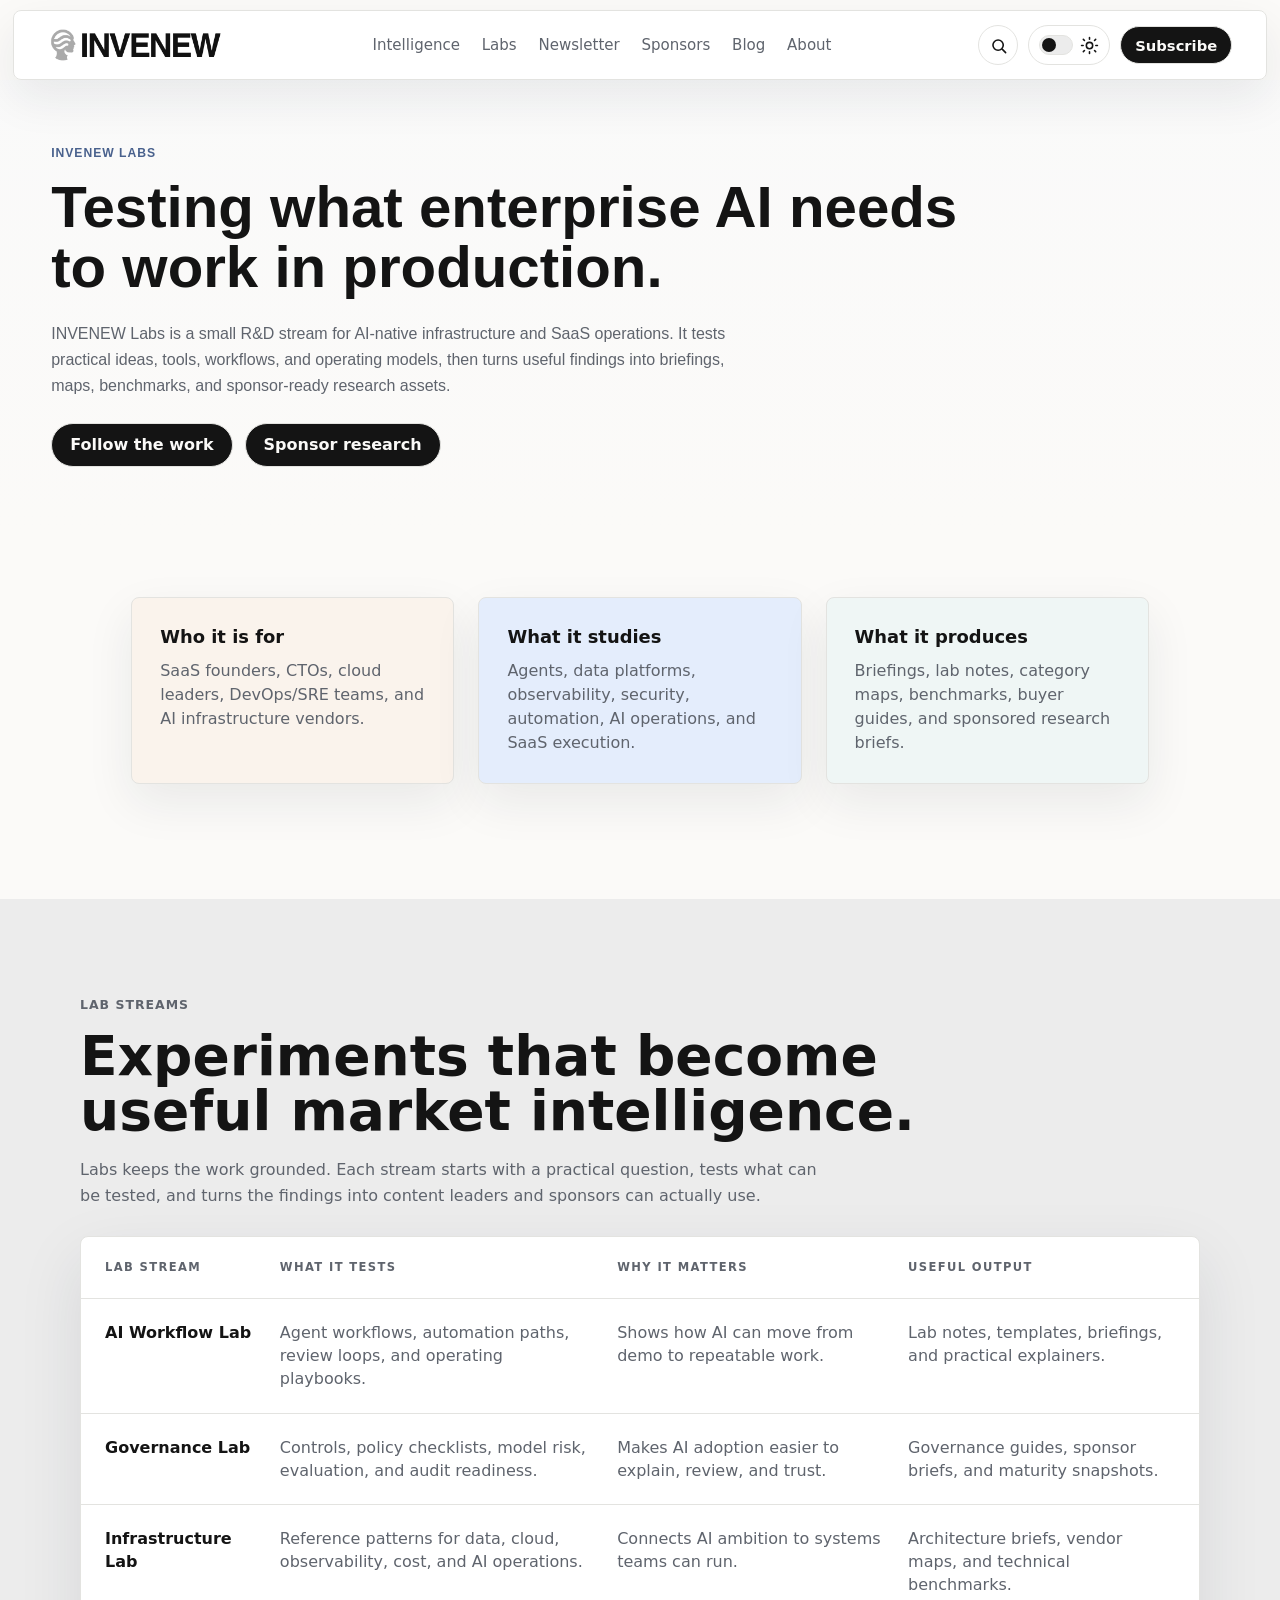
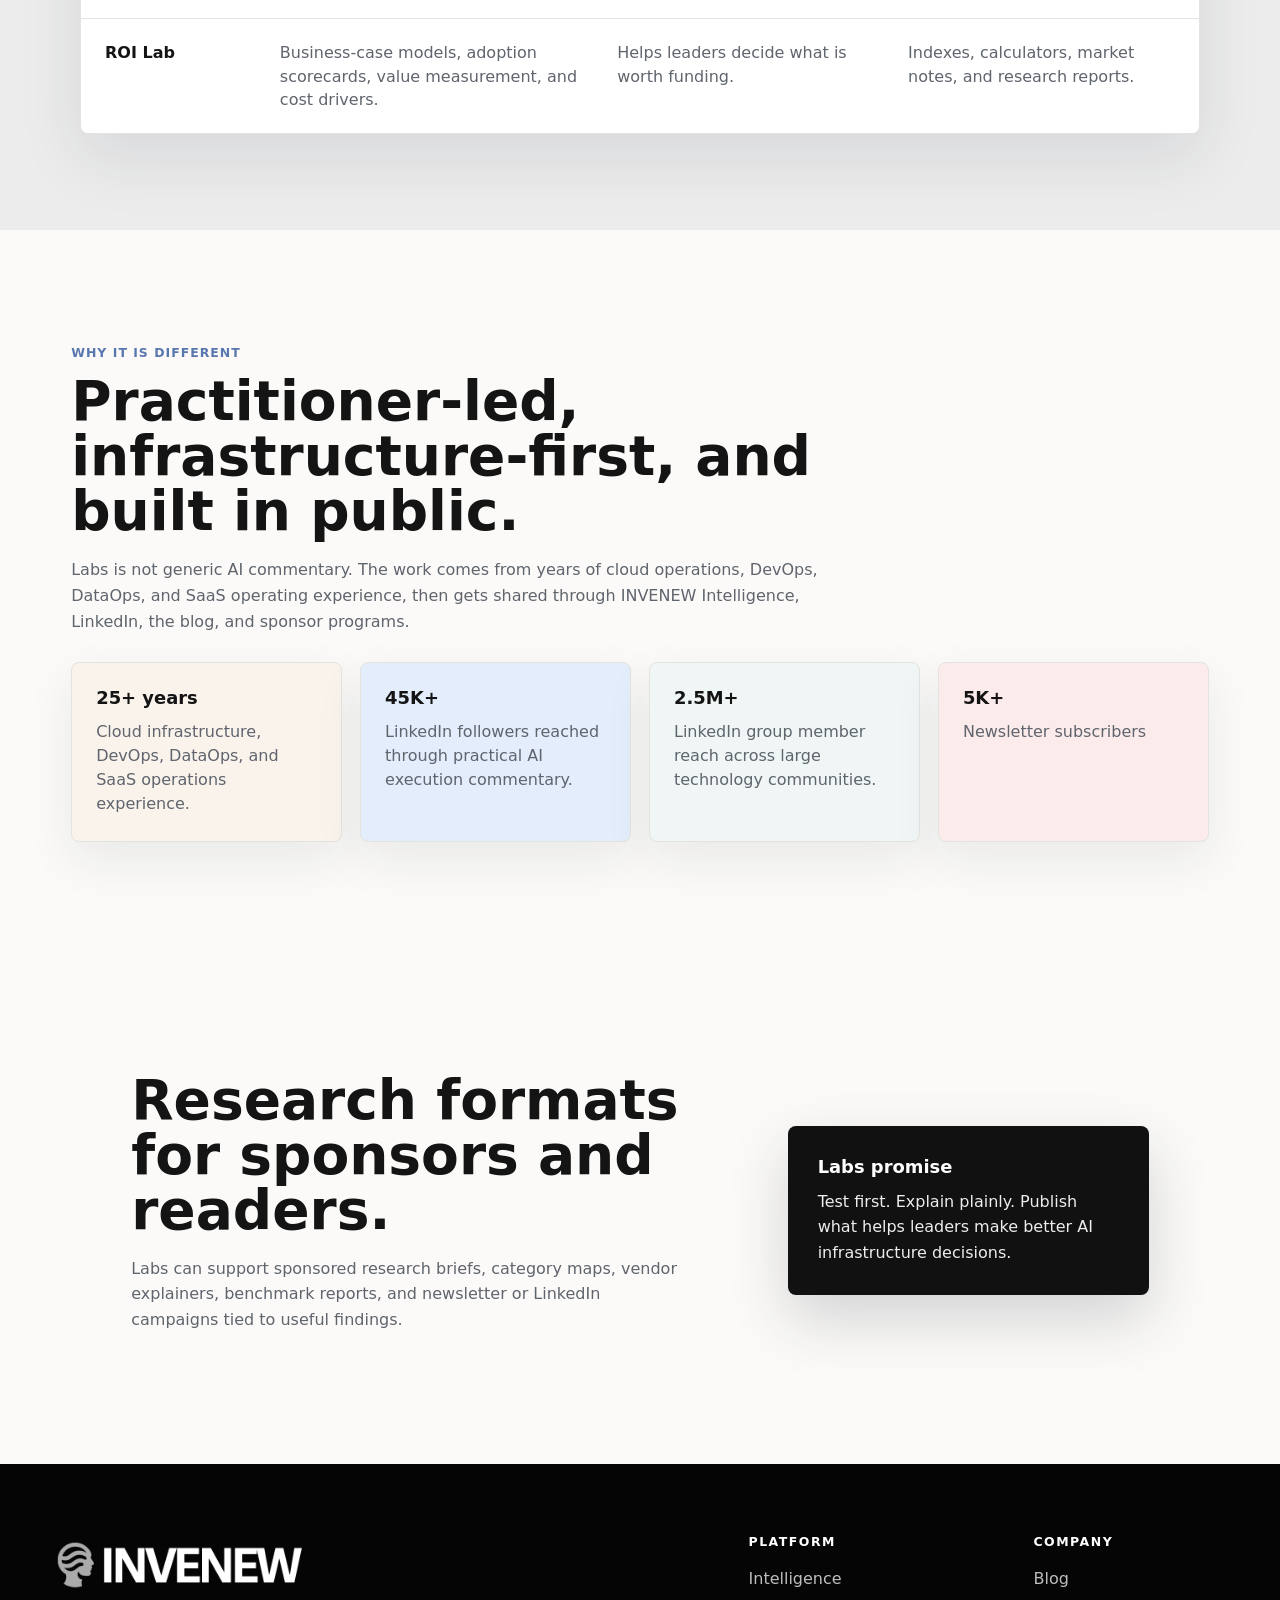
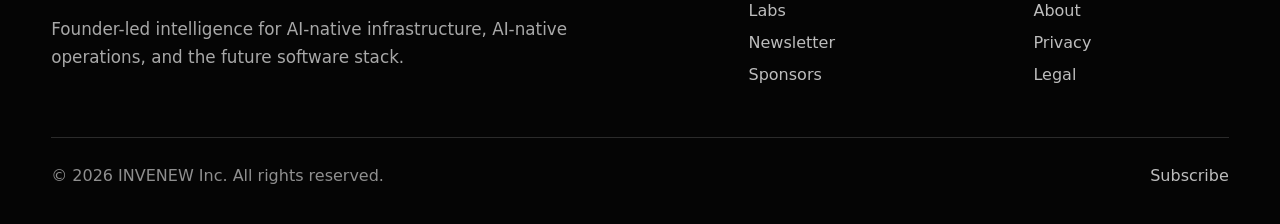
<file: labs.html>
<!doctype html>
<html lang="en">
  <head><meta charset="utf-8"><meta name="viewport" content="width=device-width, initial-scale=1"><title>Labs | INVENEW</title><meta name="description" content="INVENEW Labs tests AI-native infrastructure ideas, workflows, tools, and operating models, then turns useful findings into briefings, maps, benchmarks, and sponsor-ready research assets."><link rel="icon" href="assets/INVENEW-favicon1.png" type="image/png"><script>(function(){try{var theme=localStorage.getItem("invenew-theme");if(!theme&&window.matchMedia&&window.matchMedia("(prefers-color-scheme: dark)").matches)theme="dark";if(theme==="dark"){document.documentElement.dataset.theme="dark";document.documentElement.style.backgroundColor="#0d0f12";}}catch(error){}})();</script><link rel="stylesheet" href="styles.css"></head>
  <body>
    <header class="site-header" data-elevated="false"><a class="brand" href="index.html"><img class="brand-logo logo-light" src="assets/INVENEW-light-long1.png" alt="INVENEW"><img class="brand-logo logo-dark" src="assets/INVENEW-dark-long1.png" alt="INVENEW"></a><nav class="nav" aria-label="Primary navigation"><a href="intelligence.html">Intelligence</a><a href="labs.html">Labs</a><a href="newsletter.html">Newsletter</a><a href="sponsors.html">Sponsors</a><a href="blog.html">Blog</a><a href="about.html">About</a></nav><div class="header-actions"><button class="icon-btn" id="searchToggle" aria-label="Search site" type="button"><svg viewBox="0 0 24 24" aria-hidden="true"><path d="m21 21-4.35-4.35m1.35-5.15a6.5 6.5 0 1 1-13 0 6.5 6.5 0 0 1 13 0Z"/></svg></button><button class="theme-toggle" id="themeToggle" aria-label="Toggle dark mode" type="button"><span class="toggle-track"><span class="toggle-thumb"></span></span><svg class="sun" viewBox="0 0 24 24" aria-hidden="true"><path d="M12 4V2m0 20v-2m8-8h2M2 12h2m14.36-6.36 1.42-1.42M4.22 19.78l1.42-1.42m0-12.72L4.22 4.22m15.56 15.56-1.42-1.42M16 12a4 4 0 1 1-8 0 4 4 0 0 1 8 0Z"/></svg><svg class="moon" viewBox="0 0 24 24" aria-hidden="true"><path d="M20.5 14.5A8.5 8.5 0 0 1 9.5 3.5 8.5 8.5 0 1 0 20.5 14.5Z"/></svg></button><a class="btn btn-small" href="newsletter.html">Subscribe</a><button class="icon-btn menu-btn" id="menuToggle" aria-label="Open menu" type="button"><svg viewBox="0 0 24 24" aria-hidden="true"><path d="M4 7h16M4 12h16M4 17h16"/></svg></button></div></header>
    <div class="mobile-panel" id="mobilePanel" aria-hidden="true"><a href="intelligence.html">Intelligence</a><a href="labs.html">Labs</a><a href="newsletter.html">Newsletter</a><a href="sponsors.html">Sponsors</a><a href="blog.html">Blog</a><a href="about.html">About</a></div>
    <div class="search-panel" id="searchPanel" aria-hidden="true"><div class="search-box"><label for="siteSearch">Search INVENEW</label><div class="search-row"><input id="siteSearch" type="search" placeholder="Try AI infrastructure, LLMOps, sponsor briefs..."><button class="btn" id="clearSearch" type="button">Clear</button></div><div class="search-results" id="searchResults"></div></div></div>
    <main>
      <section class="labs-hero section">
        <p class="eyebrow">INVENEW Labs</p>
        <h1>Testing what enterprise AI needs to work in production.</h1>
        <p class="hero-text">INVENEW Labs is a small R&D stream for AI-native infrastructure and SaaS operations. It tests practical ideas, tools, workflows, and operating models, then turns useful findings into briefings, maps, benchmarks, and sponsor-ready research assets.</p>
        <div class="hero-actions">
          <a class="btn" href="newsletter.html">Follow the work</a>
          <a class="btn btn-ghost" href="sponsors.html">Sponsor research</a>
        </div>
      </section>

      <section class="section research-assets">
        <article class="beige"><h3>Who it is for</h3><p>SaaS founders, CTOs, cloud leaders, DevOps/SRE teams, and AI infrastructure vendors.</p></article>
        <article class="blue"><h3>What it studies</h3><p>Agents, data platforms, observability, security, automation, AI operations, and SaaS execution.</p></article>
        <article class="green"><h3>What it produces</h3><p>Briefings, lab notes, category maps, benchmarks, buyer guides, and sponsored research briefs.</p></article>
      </section>

      <section class="labs-table-section">
        <div class="labs-table-inner">
          <p class="eyebrow">Lab streams</p>
          <h2>Experiments that become useful market intelligence.</h2>
          <p>Labs keeps the work grounded. Each stream starts with a practical question, tests what can be tested, and turns the findings into content leaders and sponsors can actually use.</p>
          <div class="labs-table">
            <div class="table-row table-head"><span>Lab Stream</span><span>What It Tests</span><span>Why It Matters</span><span>Useful Output</span></div>
            <div class="table-row"><strong>AI Workflow Lab</strong><span>Agent workflows, automation paths, review loops, and operating playbooks.</span><span>Shows how AI can move from demo to repeatable work.</span><span>Lab notes, templates, briefings, and practical explainers.</span></div>
            <div class="table-row"><strong>Governance Lab</strong><span>Controls, policy checklists, model risk, evaluation, and audit readiness.</span><span>Makes AI adoption easier to explain, review, and trust.</span><span>Governance guides, sponsor briefs, and maturity snapshots.</span></div>
            <div class="table-row"><strong>Infrastructure Lab</strong><span>Reference patterns for data, cloud, observability, cost, and AI operations.</span><span>Connects AI ambition to systems teams can run.</span><span>Architecture briefs, vendor maps, and technical benchmarks.</span></div>
            <div class="table-row"><strong>ROI Lab</strong><span>Business-case models, adoption scorecards, value measurement, and cost drivers.</span><span>Helps leaders decide what is worth funding.</span><span>Indexes, calculators, market notes, and research reports.</span></div>
          </div>
        </div>
      </section>

      <section class="section labs-difference">
        <div>
          <p class="eyebrow">Why it is different</p>
          <h2>Practitioner-led, infrastructure-first, and built in public.</h2>
          <p>Labs is not generic AI commentary. The work comes from years of cloud operations, DevOps, DataOps, and SaaS operating experience, then gets shared through INVENEW Intelligence, LinkedIn, the blog, and sponsor programs.</p>
        </div>
        <div class="home-card-grid four">
          <article class="beige"><h3>25+ years</h3><p>Cloud infrastructure, DevOps, DataOps, and SaaS operations experience.</p></article>
          <article class="blue"><h3>45K+</h3><p>LinkedIn followers reached through practical AI execution commentary.</p></article>
          <article class="green"><h3>2.5M+</h3><p>LinkedIn group member reach across large technology communities.</p></article>
          <article class="pink"><h3>5K+</h3><p>Newsletter subscribers</p></article>
        </div>
      </section>

      <section class="section research-promise">
        <div>
          <h2>Research formats for sponsors and readers.</h2>
          <p>Labs can support sponsored research briefs, category maps, vendor explainers, benchmark reports, and newsletter or LinkedIn campaigns tied to useful findings.</p>
        </div>
        <aside>
          <h3>Labs promise</h3>
          <p>Test first. Explain plainly. Publish what helps leaders make better AI infrastructure decisions.</p>
        </aside>
      </section>
    </main>
    <footer class="footer">
      <div class="footer-main">
        <div class="footer-intro">
          <a href="index.html" class="footer-brand" aria-label="INVENEW home"><img src="assets/INVENEW-dark-long1.png" alt="INVENEW"></a>
          <p>Founder-led intelligence for AI-native infrastructure, AI-native operations, and the future software stack.</p>
        </div>
        <nav class="footer-col" aria-label="Footer platform links">
          <h2>Platform</h2>
          <a href="intelligence.html">Intelligence</a>
          <a href="labs.html">Labs</a>
          <a href="newsletter.html">Newsletter</a>
          <a href="sponsors.html">Sponsors</a>
        </nav>
        <nav class="footer-col" aria-label="Footer company links">
          <h2>Company</h2>
          <a href="blog.html">Blog</a>
          <a href="about.html">About</a>
          <a href="privacy.html">Privacy</a>
          <a href="legal.html">Legal</a>
        </nav>
      </div>
      <div class="footer-bottom">
        <p>© 2026 INVENEW Inc. All rights reserved.</p>
        <a href="newsletter.html">Subscribe</a>
      </div>
    </footer><script src="script.js"></script>
  </body>
</html>
</file>
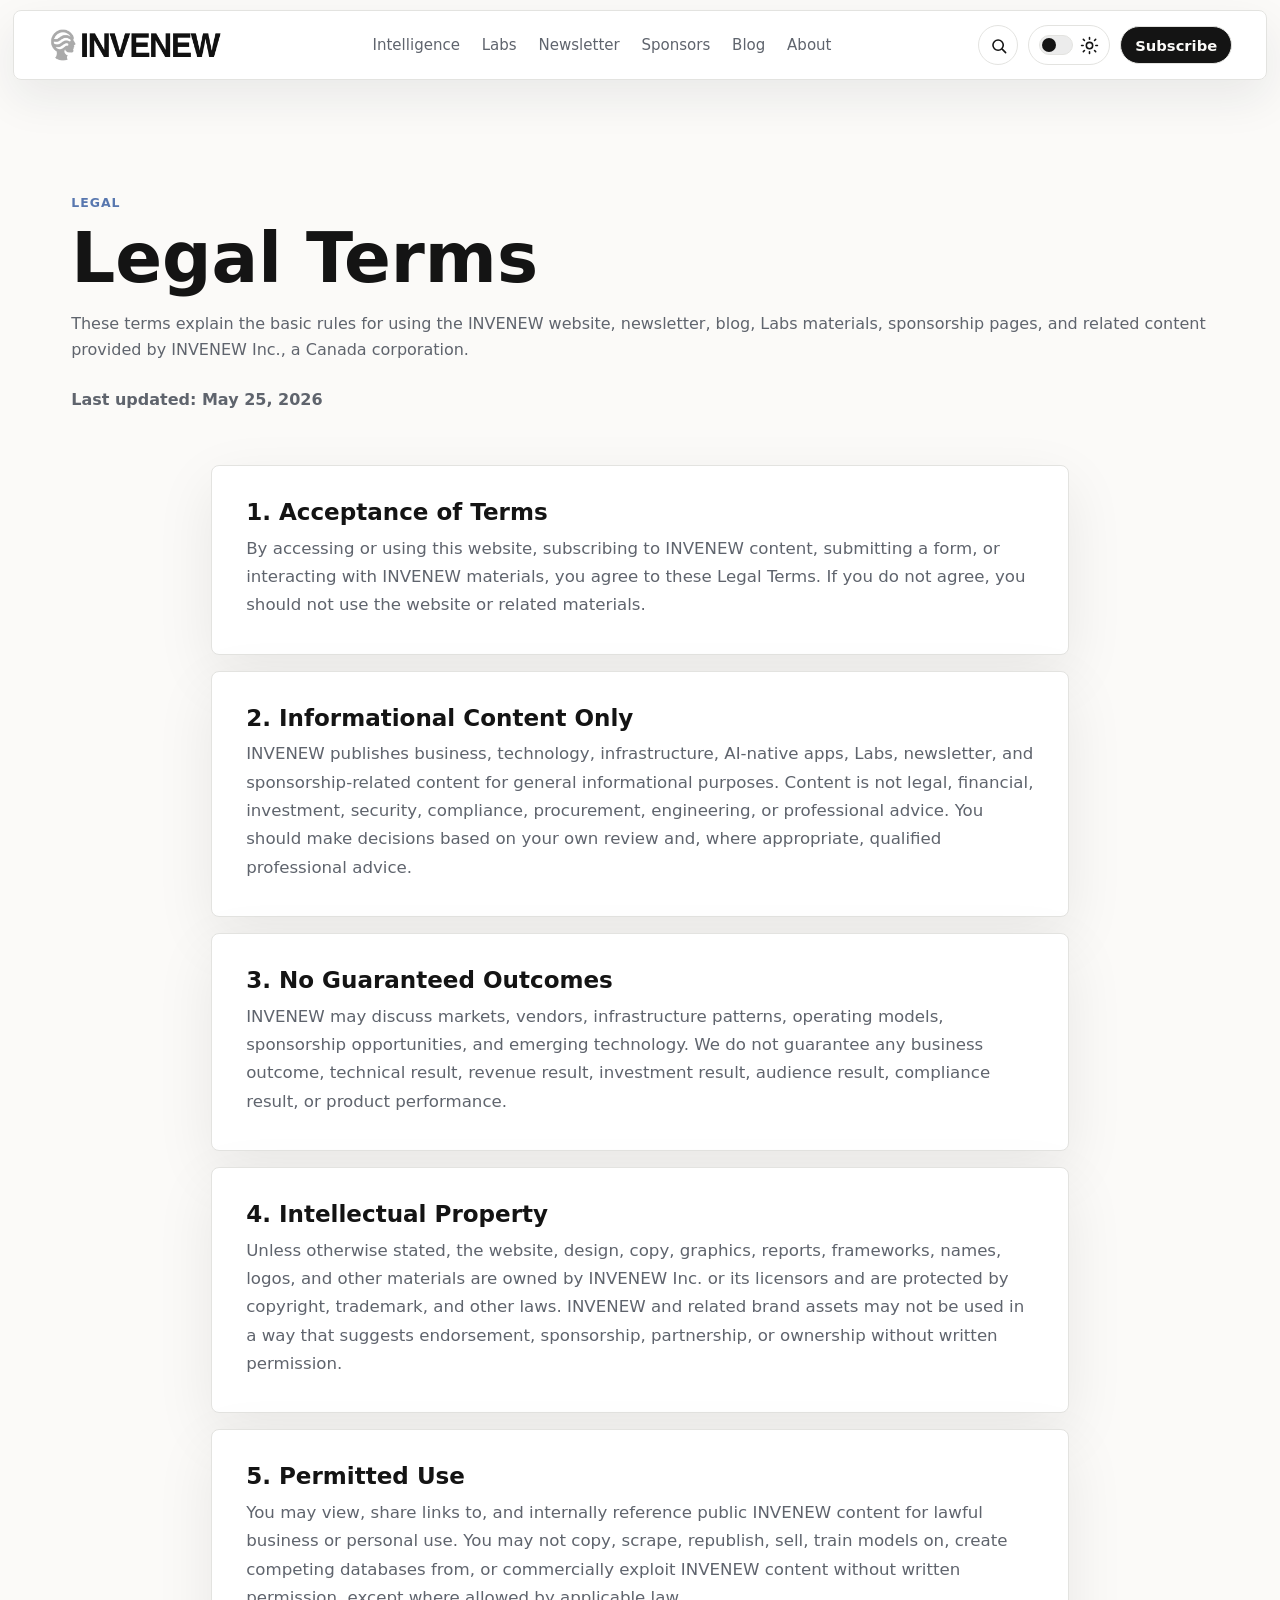
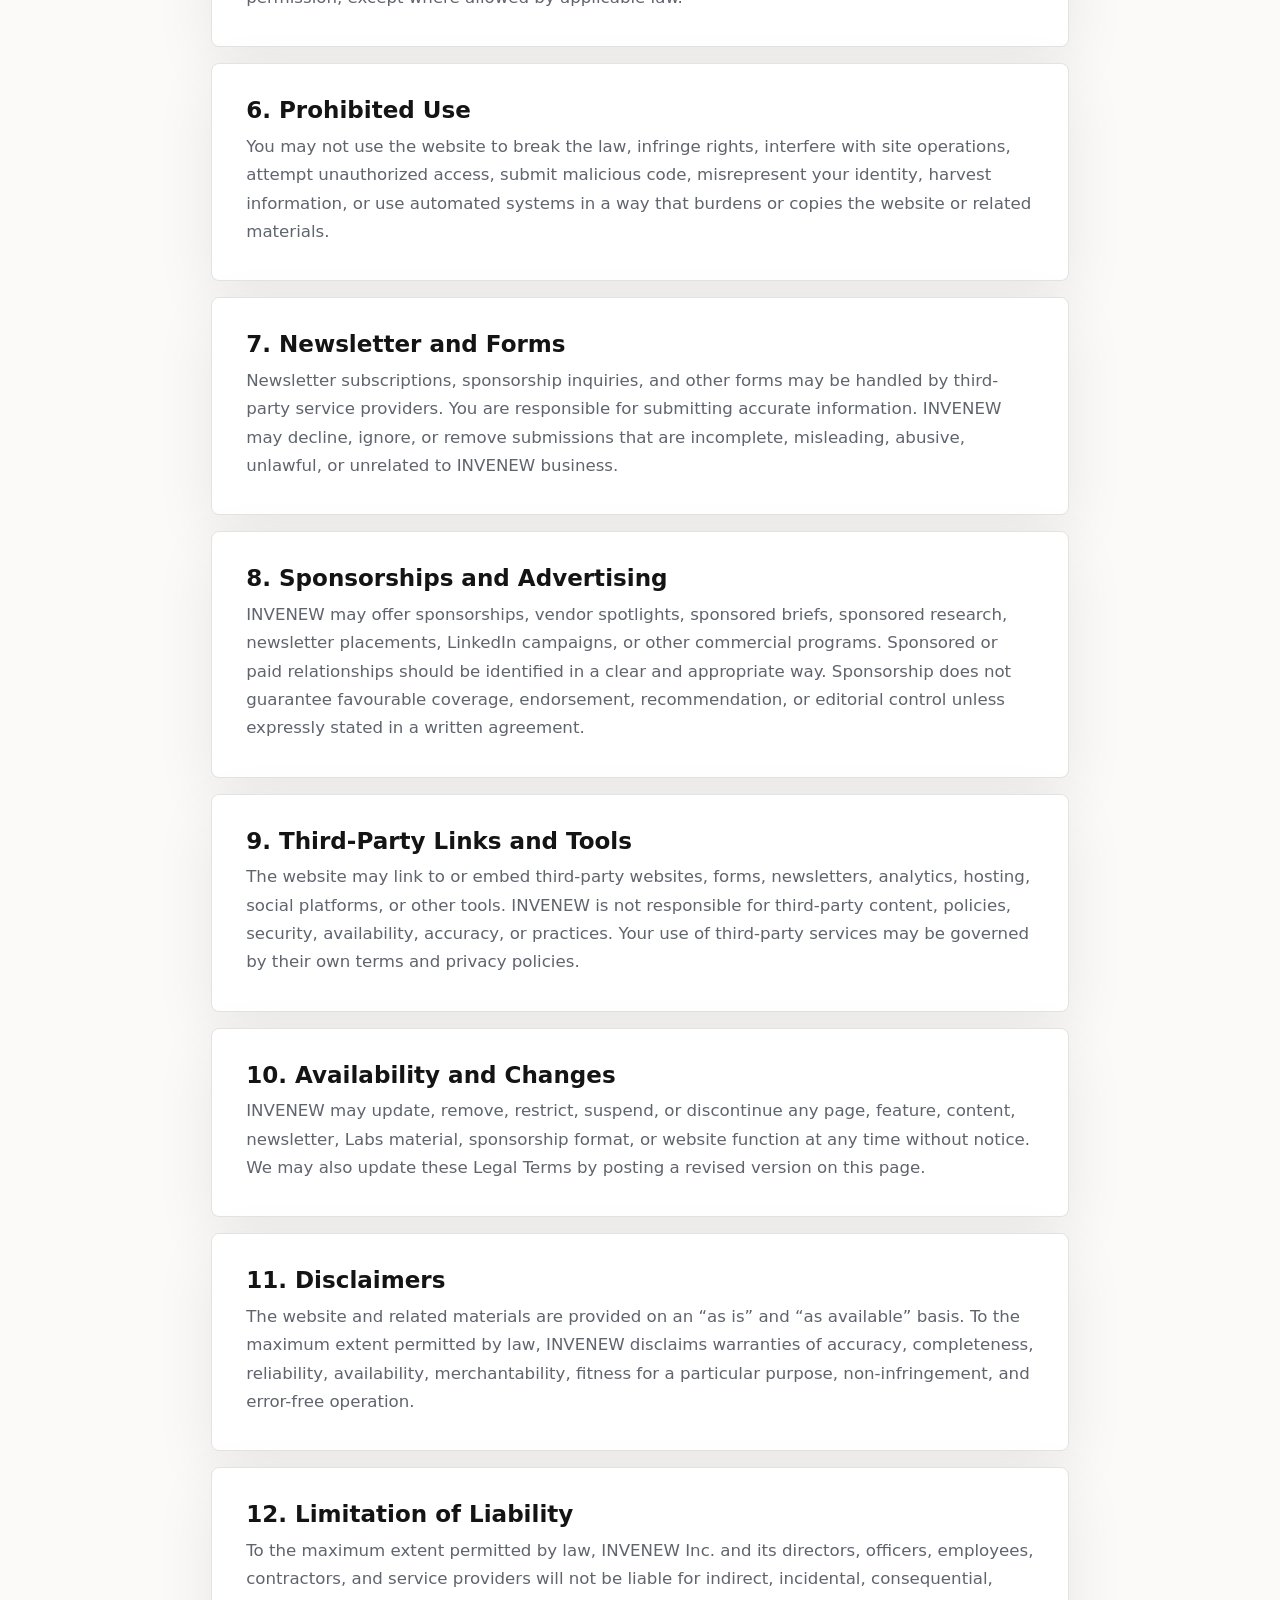
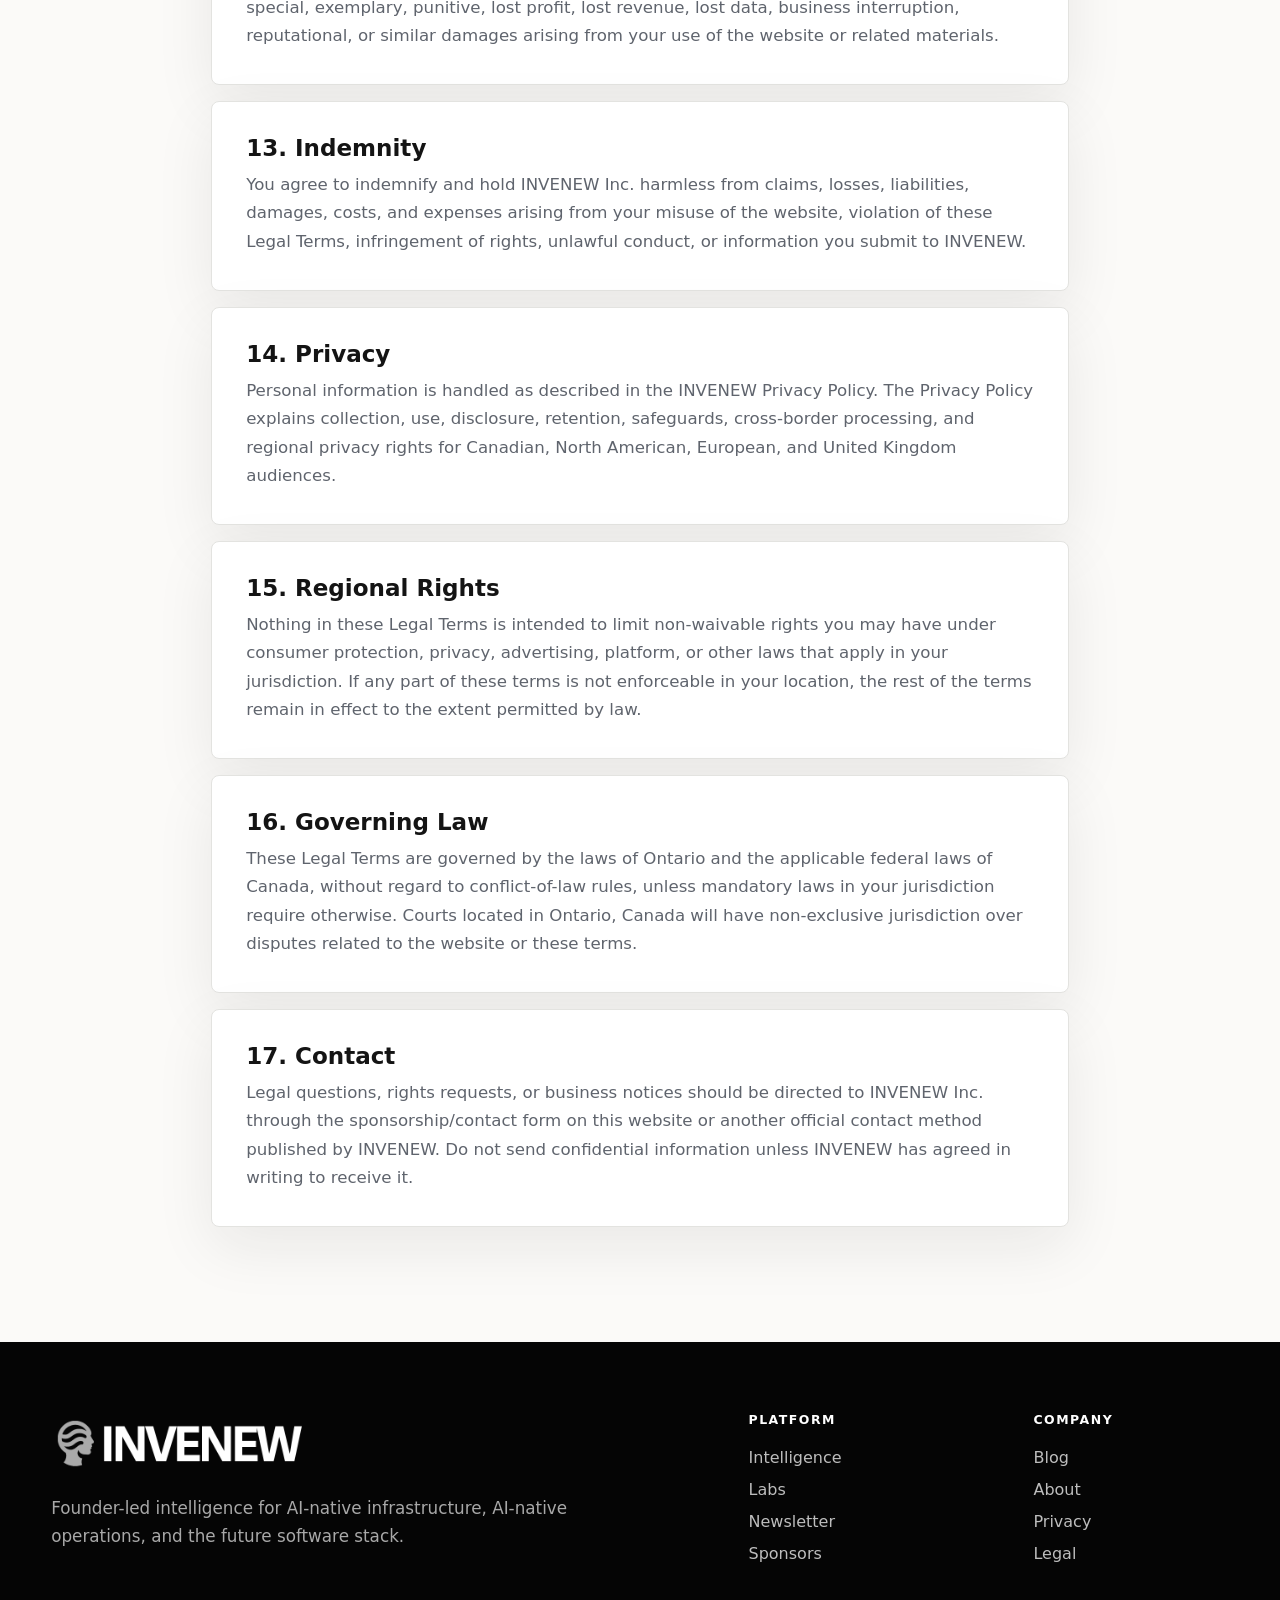
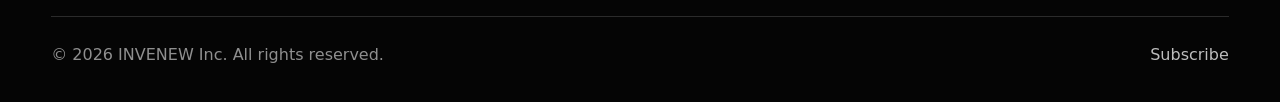
<file: legal.html>
<!doctype html>
<html lang="en">
  <head>
    <meta charset="utf-8">
    <meta name="viewport" content="width=device-width, initial-scale=1">
    <title>Legal | INVENEW</title>
    <meta name="description" content="Legal terms and notices for INVENEW Inc., a Canada corporation serving North American and European audiences.">
    <link rel="icon" href="assets/INVENEW-favicon1.png" type="image/png">
    <script>(function(){try{var theme=localStorage.getItem("invenew-theme");if(!theme&&window.matchMedia&&window.matchMedia("(prefers-color-scheme: dark)").matches)theme="dark";if(theme==="dark"){document.documentElement.dataset.theme="dark";document.documentElement.style.backgroundColor="#0d0f12";}}catch(error){}})();</script><link rel="stylesheet" href="styles.css">
  </head>
  <body>
    <header class="site-header" data-elevated="false"><a class="brand" href="index.html"><img class="brand-logo logo-light" src="assets/INVENEW-light-long1.png" alt="INVENEW"><img class="brand-logo logo-dark" src="assets/INVENEW-dark-long1.png" alt="INVENEW"></a><nav class="nav" aria-label="Primary navigation"><a href="intelligence.html">Intelligence</a><a href="labs.html">Labs</a><a href="newsletter.html">Newsletter</a><a href="sponsors.html">Sponsors</a><a href="blog.html">Blog</a><a href="about.html">About</a></nav><div class="header-actions"><button class="icon-btn" id="searchToggle" aria-label="Search site" type="button"><svg viewBox="0 0 24 24" aria-hidden="true"><path d="m21 21-4.35-4.35m1.35-5.15a6.5 6.5 0 1 1-13 0 6.5 6.5 0 0 1 13 0Z"/></svg></button><button class="theme-toggle" id="themeToggle" aria-label="Toggle dark mode" type="button"><span class="toggle-track"><span class="toggle-thumb"></span></span><svg class="sun" viewBox="0 0 24 24" aria-hidden="true"><path d="M12 4V2m0 20v-2m8-8h2M2 12h2m14.36-6.36 1.42-1.42M4.22 19.78l1.42-1.42m0-12.72L4.22 4.22m15.56 15.56-1.42-1.42M16 12a4 4 0 1 1-8 0 4 4 0 0 1 8 0Z"/></svg><svg class="moon" viewBox="0 0 24 24" aria-hidden="true"><path d="M20.5 14.5A8.5 8.5 0 0 1 9.5 3.5 8.5 8.5 0 1 0 20.5 14.5Z"/></svg></button><a class="btn btn-small" href="newsletter.html">Subscribe</a><button class="icon-btn menu-btn" id="menuToggle" aria-label="Open menu" type="button"><svg viewBox="0 0 24 24" aria-hidden="true"><path d="M4 7h16M4 12h16M4 17h16"/></svg></button></div></header>
    <div class="mobile-panel" id="mobilePanel" aria-hidden="true"><a href="intelligence.html">Intelligence</a><a href="labs.html">Labs</a><a href="newsletter.html">Newsletter</a><a href="sponsors.html">Sponsors</a><a href="blog.html">Blog</a><a href="about.html">About</a></div>
    <div class="search-panel" id="searchPanel" aria-hidden="true"><div class="search-box"><label for="siteSearch">Search INVENEW</label><div class="search-row"><input id="siteSearch" type="search" placeholder="Try AI infrastructure, LLMOps, sponsor briefs..."><button class="btn" id="clearSearch" type="button">Clear</button></div><div class="search-results" id="searchResults"></div></div></div>
    <main>
      <section class="section policy-hero">
        <p class="eyebrow">Legal</p>
        <h1>Legal Terms</h1>
        <p class="hero-text">These terms explain the basic rules for using the INVENEW website, newsletter, blog, Labs materials, sponsorship pages, and related content provided by INVENEW Inc., a Canada corporation.</p>
        <p class="policy-date">Last updated: May 25, 2026</p>
      </section>

      <section class="section policy-body">
        <article>
          <h2>1. Acceptance of Terms</h2>
          <p>By accessing or using this website, subscribing to INVENEW content, submitting a form, or interacting with INVENEW materials, you agree to these Legal Terms. If you do not agree, you should not use the website or related materials.</p>
        </article>
        <article>
          <h2>2. Informational Content Only</h2>
          <p>INVENEW publishes business, technology, infrastructure, AI-native apps, Labs, newsletter, and sponsorship-related content for general informational purposes. Content is not legal, financial, investment, security, compliance, procurement, engineering, or professional advice. You should make decisions based on your own review and, where appropriate, qualified professional advice.</p>
        </article>
        <article>
          <h2>3. No Guaranteed Outcomes</h2>
          <p>INVENEW may discuss markets, vendors, infrastructure patterns, operating models, sponsorship opportunities, and emerging technology. We do not guarantee any business outcome, technical result, revenue result, investment result, audience result, compliance result, or product performance.</p>
        </article>
        <article>
          <h2>4. Intellectual Property</h2>
          <p>Unless otherwise stated, the website, design, copy, graphics, reports, frameworks, names, logos, and other materials are owned by INVENEW Inc. or its licensors and are protected by copyright, trademark, and other laws. INVENEW and related brand assets may not be used in a way that suggests endorsement, sponsorship, partnership, or ownership without written permission.</p>
        </article>
        <article>
          <h2>5. Permitted Use</h2>
          <p>You may view, share links to, and internally reference public INVENEW content for lawful business or personal use. You may not copy, scrape, republish, sell, train models on, create competing databases from, or commercially exploit INVENEW content without written permission, except where allowed by applicable law.</p>
        </article>
        <article>
          <h2>6. Prohibited Use</h2>
          <p>You may not use the website to break the law, infringe rights, interfere with site operations, attempt unauthorized access, submit malicious code, misrepresent your identity, harvest information, or use automated systems in a way that burdens or copies the website or related materials.</p>
        </article>
        <article>
          <h2>7. Newsletter and Forms</h2>
          <p>Newsletter subscriptions, sponsorship inquiries, and other forms may be handled by third-party service providers. You are responsible for submitting accurate information. INVENEW may decline, ignore, or remove submissions that are incomplete, misleading, abusive, unlawful, or unrelated to INVENEW business.</p>
        </article>
        <article>
          <h2>8. Sponsorships and Advertising</h2>
          <p>INVENEW may offer sponsorships, vendor spotlights, sponsored briefs, sponsored research, newsletter placements, LinkedIn campaigns, or other commercial programs. Sponsored or paid relationships should be identified in a clear and appropriate way. Sponsorship does not guarantee favourable coverage, endorsement, recommendation, or editorial control unless expressly stated in a written agreement.</p>
        </article>
        <article>
          <h2>9. Third-Party Links and Tools</h2>
          <p>The website may link to or embed third-party websites, forms, newsletters, analytics, hosting, social platforms, or other tools. INVENEW is not responsible for third-party content, policies, security, availability, accuracy, or practices. Your use of third-party services may be governed by their own terms and privacy policies.</p>
        </article>
        <article>
          <h2>10. Availability and Changes</h2>
          <p>INVENEW may update, remove, restrict, suspend, or discontinue any page, feature, content, newsletter, Labs material, sponsorship format, or website function at any time without notice. We may also update these Legal Terms by posting a revised version on this page.</p>
        </article>
        <article>
          <h2>11. Disclaimers</h2>
          <p>The website and related materials are provided on an “as is” and “as available” basis. To the maximum extent permitted by law, INVENEW disclaims warranties of accuracy, completeness, reliability, availability, merchantability, fitness for a particular purpose, non-infringement, and error-free operation.</p>
        </article>
        <article>
          <h2>12. Limitation of Liability</h2>
          <p>To the maximum extent permitted by law, INVENEW Inc. and its directors, officers, employees, contractors, and service providers will not be liable for indirect, incidental, consequential, special, exemplary, punitive, lost profit, lost revenue, lost data, business interruption, reputational, or similar damages arising from your use of the website or related materials.</p>
        </article>
        <article>
          <h2>13. Indemnity</h2>
          <p>You agree to indemnify and hold INVENEW Inc. harmless from claims, losses, liabilities, damages, costs, and expenses arising from your misuse of the website, violation of these Legal Terms, infringement of rights, unlawful conduct, or information you submit to INVENEW.</p>
        </article>
        <article>
          <h2>14. Privacy</h2>
          <p>Personal information is handled as described in the INVENEW Privacy Policy. The Privacy Policy explains collection, use, disclosure, retention, safeguards, cross-border processing, and regional privacy rights for Canadian, North American, European, and United Kingdom audiences.</p>
        </article>
        <article>
          <h2>15. Regional Rights</h2>
          <p>Nothing in these Legal Terms is intended to limit non-waivable rights you may have under consumer protection, privacy, advertising, platform, or other laws that apply in your jurisdiction. If any part of these terms is not enforceable in your location, the rest of the terms remain in effect to the extent permitted by law.</p>
        </article>
        <article>
          <h2>16. Governing Law</h2>
          <p>These Legal Terms are governed by the laws of Ontario and the applicable federal laws of Canada, without regard to conflict-of-law rules, unless mandatory laws in your jurisdiction require otherwise. Courts located in Ontario, Canada will have non-exclusive jurisdiction over disputes related to the website or these terms.</p>
        </article>
        <article>
          <h2>17. Contact</h2>
          <p>Legal questions, rights requests, or business notices should be directed to INVENEW Inc. through the sponsorship/contact form on this website or another official contact method published by INVENEW. Do not send confidential information unless INVENEW has agreed in writing to receive it.</p>
        </article>
      </section>
    </main>
    <footer class="footer">
      <div class="footer-main">
        <div class="footer-intro">
          <a href="index.html" class="footer-brand" aria-label="INVENEW home"><img src="assets/INVENEW-dark-long1.png" alt="INVENEW"></a>
          <p>Founder-led intelligence for AI-native infrastructure, AI-native operations, and the future software stack.</p>
        </div>
        <nav class="footer-col" aria-label="Footer platform links">
          <h2>Platform</h2>
          <a href="intelligence.html">Intelligence</a>
          <a href="labs.html">Labs</a>
          <a href="newsletter.html">Newsletter</a>
          <a href="sponsors.html">Sponsors</a>
        </nav>
        <nav class="footer-col" aria-label="Footer company links">
          <h2>Company</h2>
          <a href="blog.html">Blog</a>
          <a href="about.html">About</a>
          <a href="privacy.html">Privacy</a>
          <a href="legal.html">Legal</a>
        </nav>
      </div>
      <div class="footer-bottom">
        <p>© 2026 INVENEW Inc. All rights reserved.</p>
        <a href="newsletter.html">Subscribe</a>
      </div>
    </footer><script src="script.js"></script>
  </body>
</html>
</file>
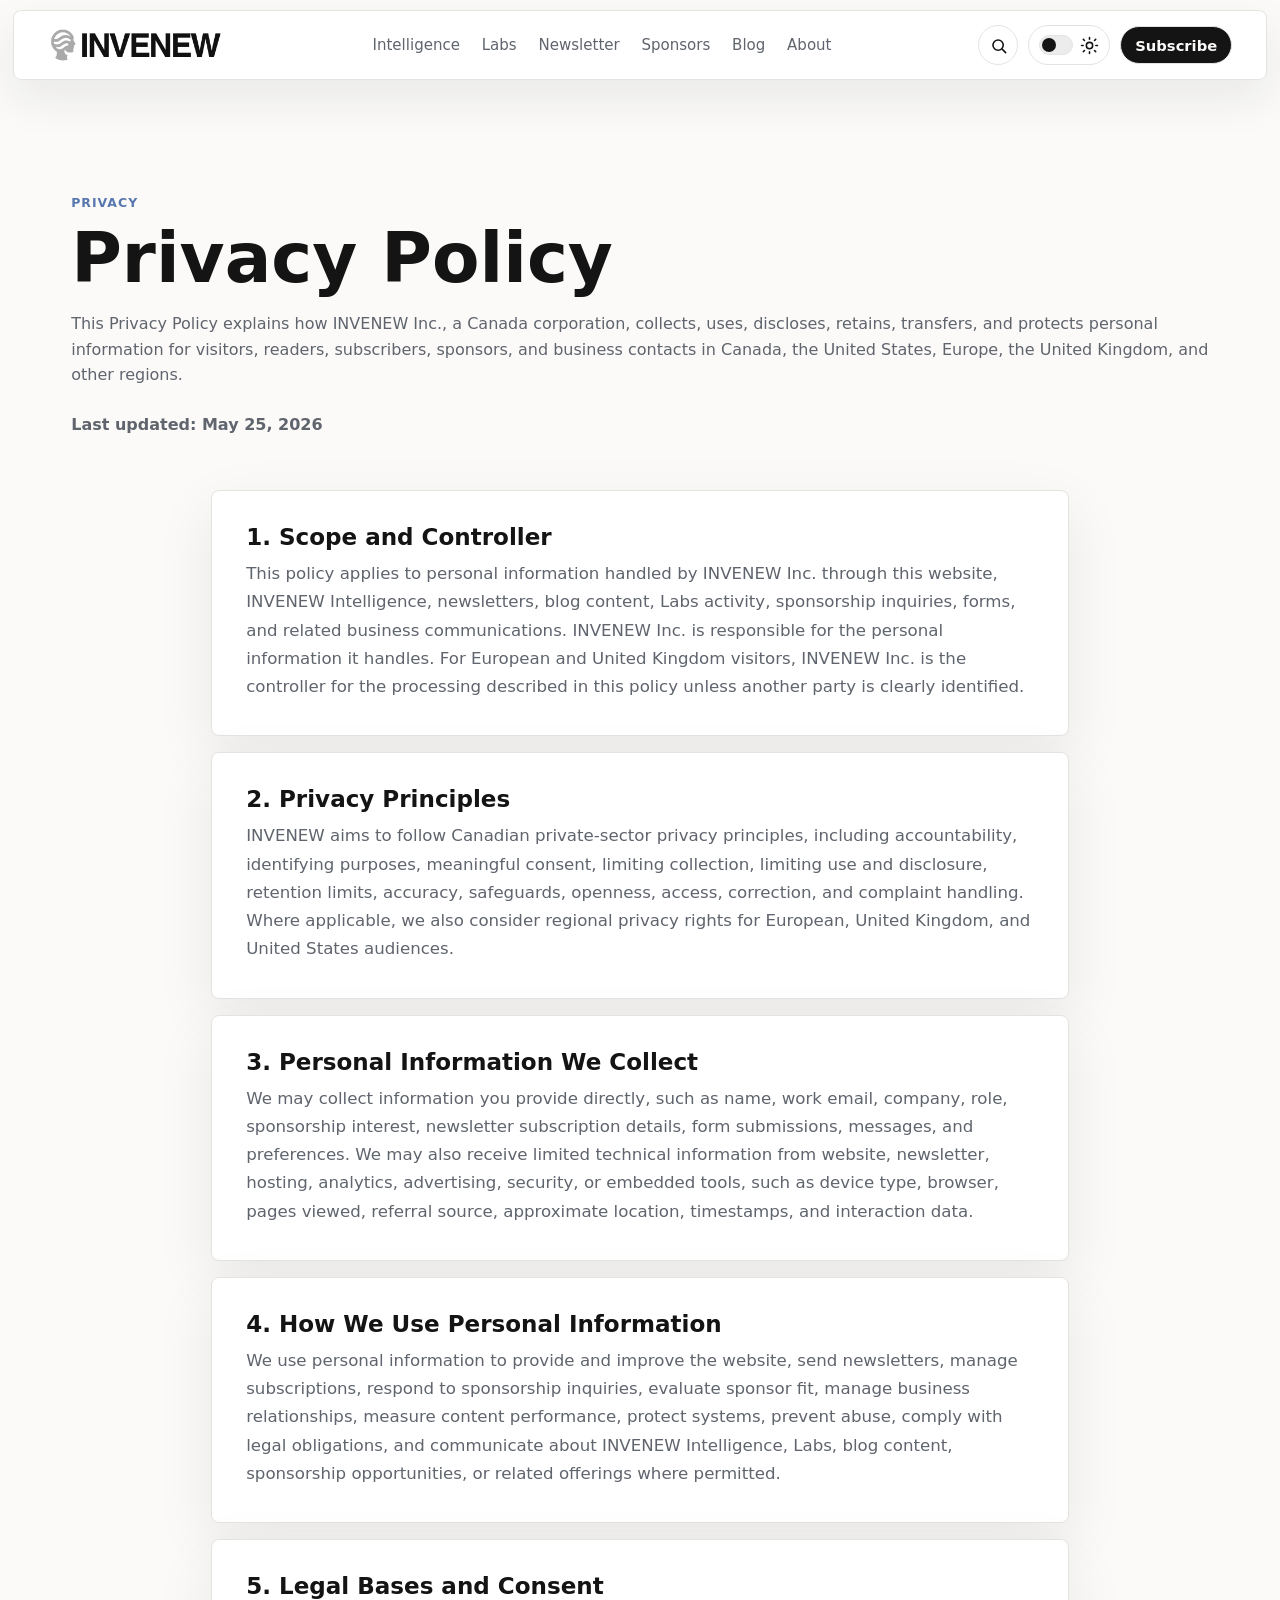
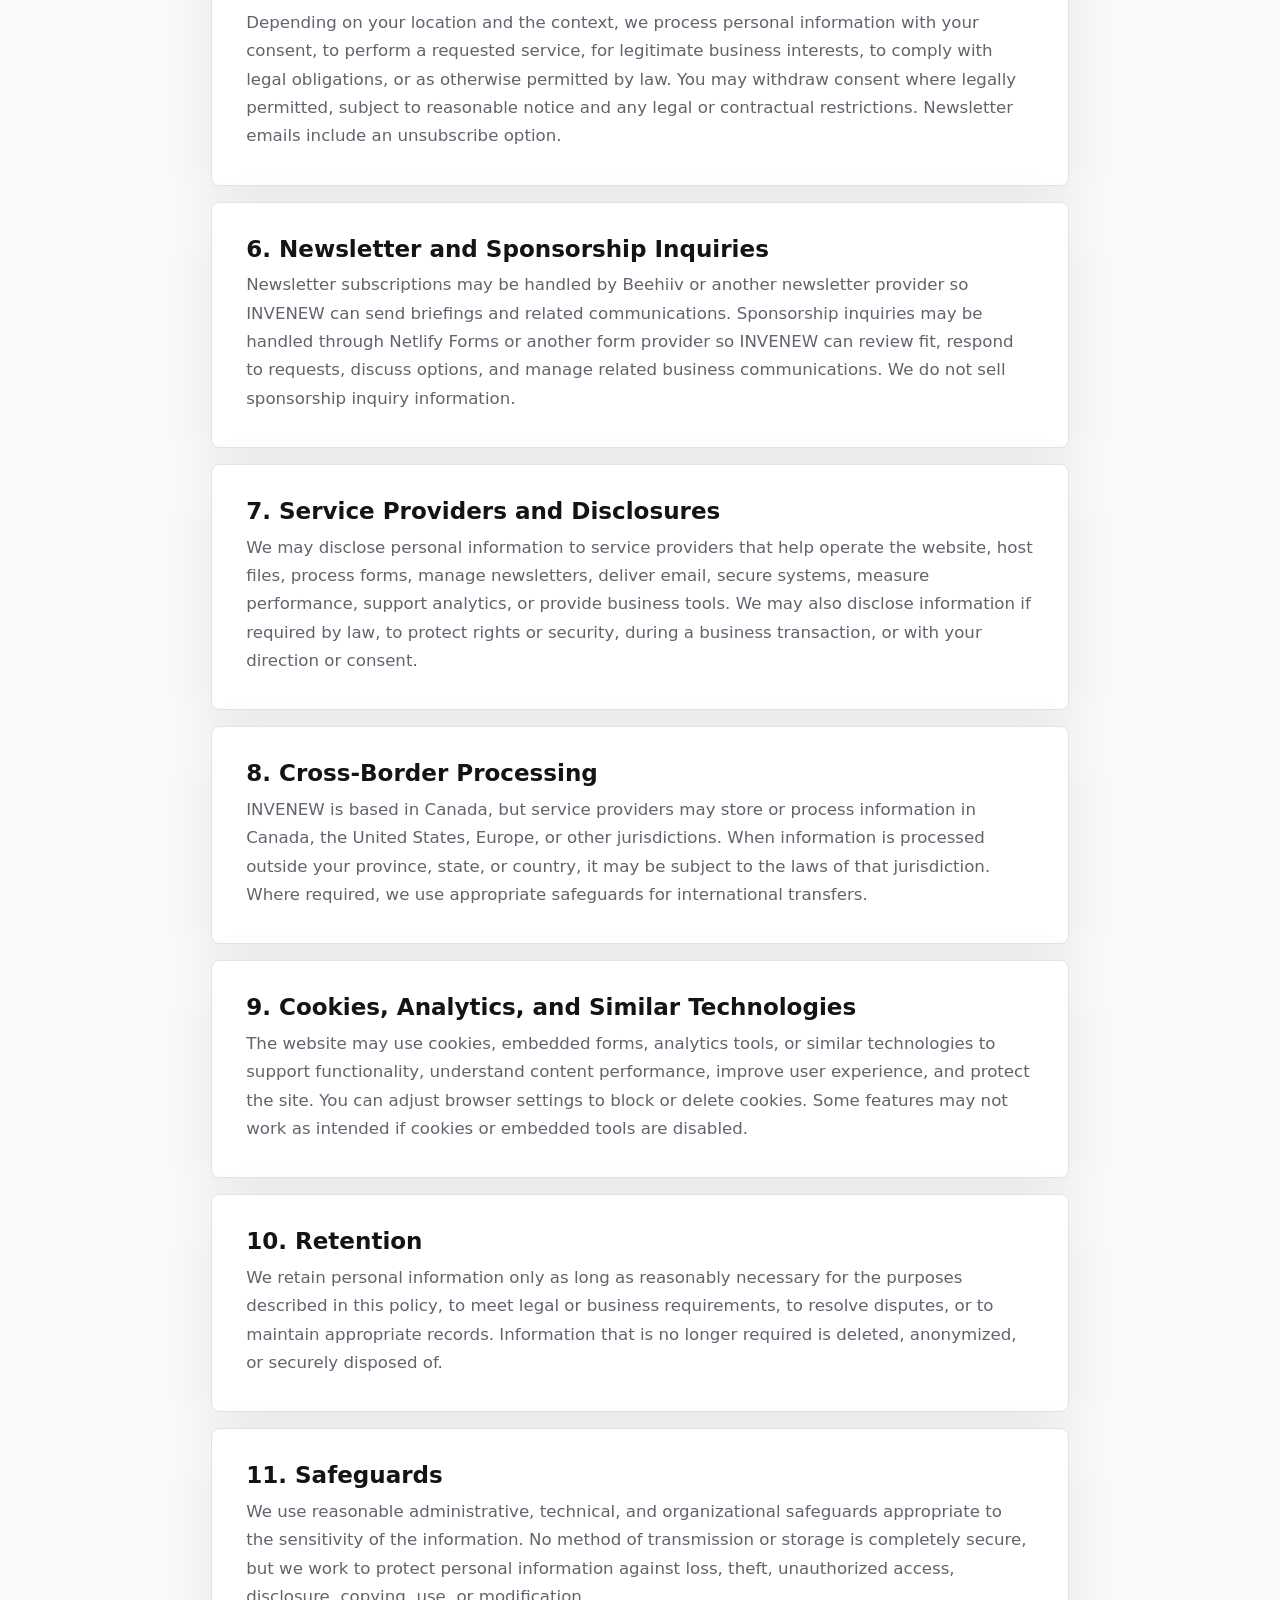
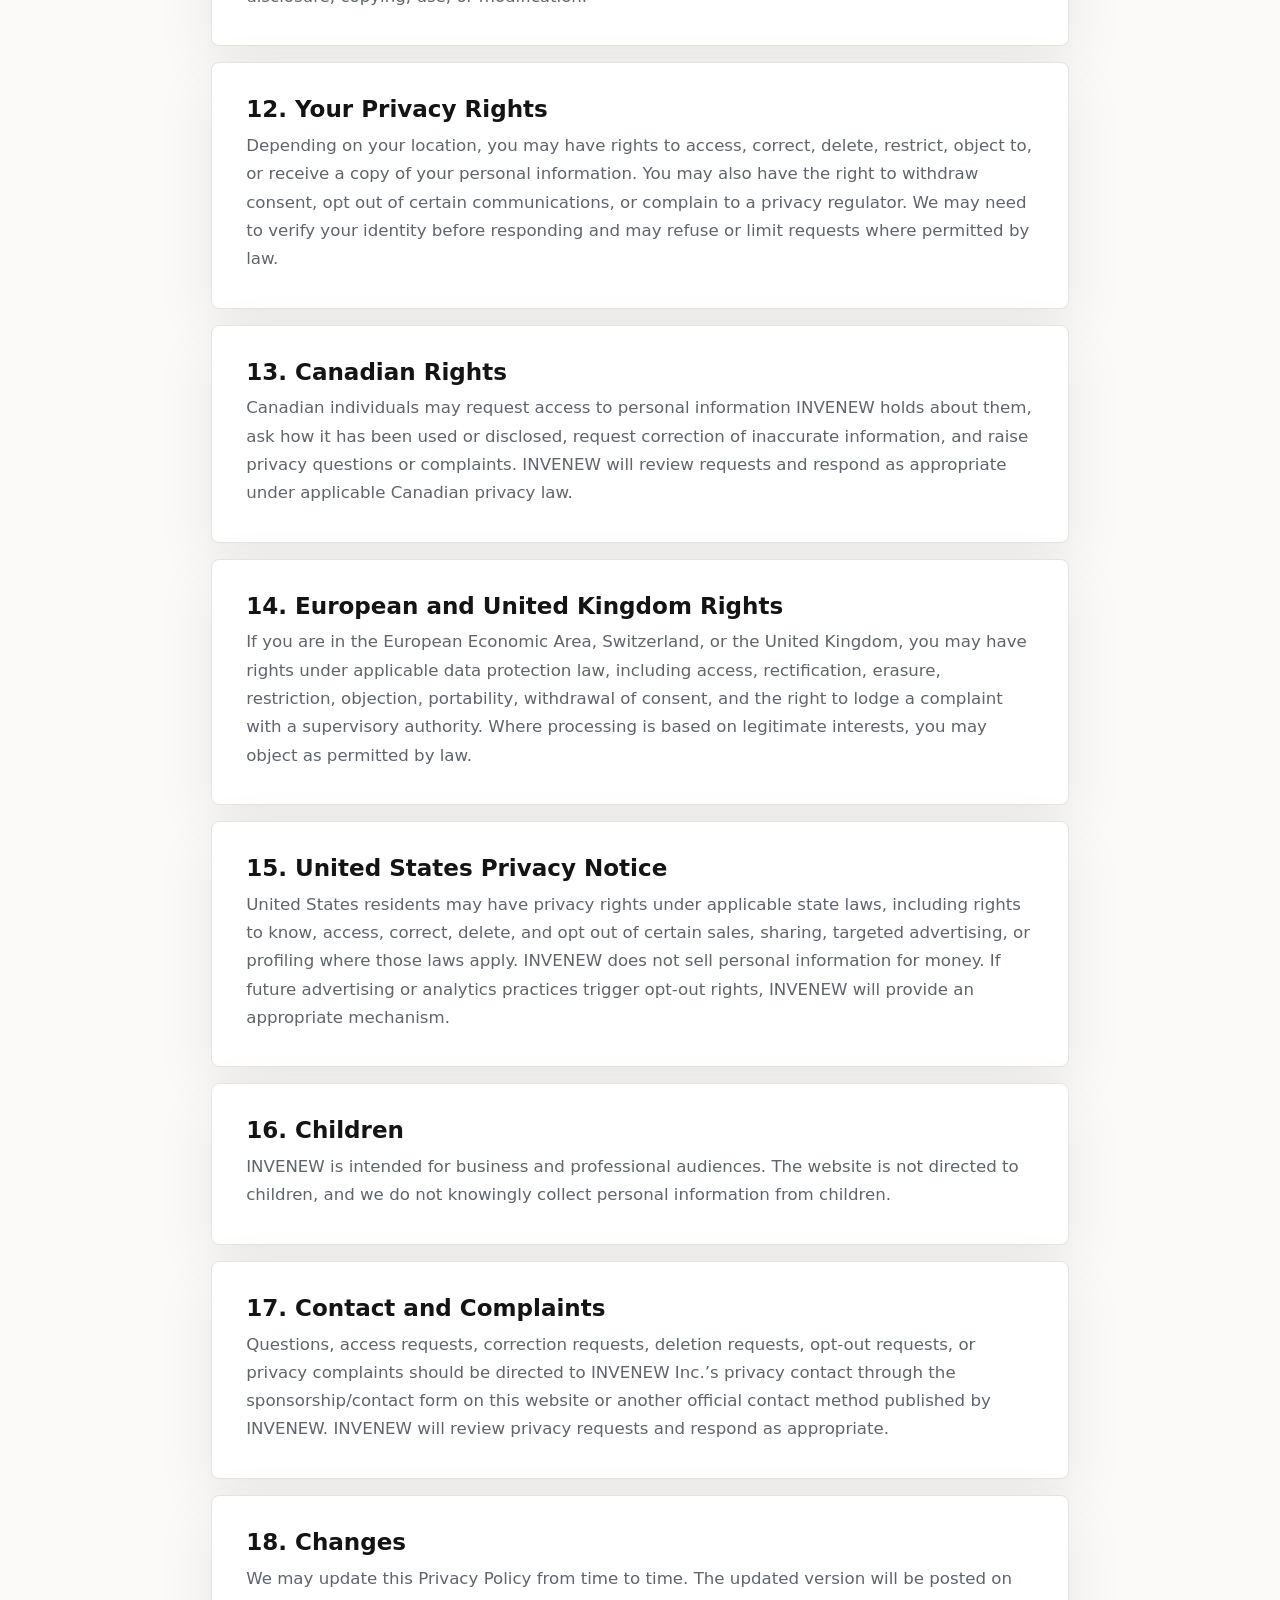
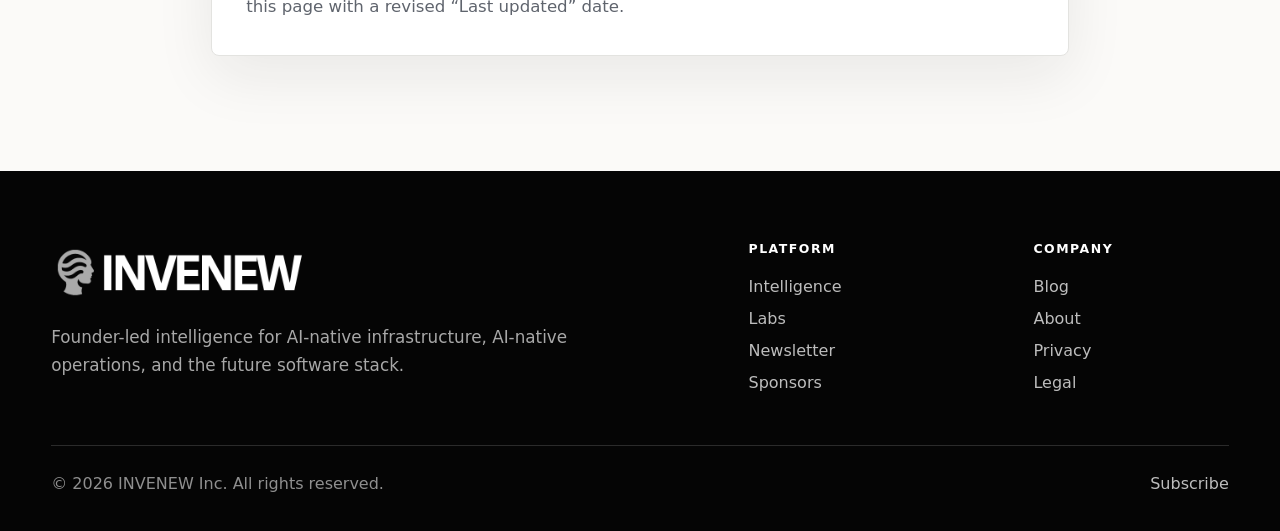
<file: privacy.html>
<!doctype html>
<html lang="en">
  <head><meta charset="utf-8"><meta name="viewport" content="width=device-width, initial-scale=1"><title>Privacy | INVENEW</title><meta name="description" content="Privacy Policy for INVENEW Inc., a Canada corporation serving North American and European audiences."><link rel="icon" href="assets/INVENEW-favicon1.png" type="image/png"><script>(function(){try{var theme=localStorage.getItem("invenew-theme");if(!theme&&window.matchMedia&&window.matchMedia("(prefers-color-scheme: dark)").matches)theme="dark";if(theme==="dark"){document.documentElement.dataset.theme="dark";document.documentElement.style.backgroundColor="#0d0f12";}}catch(error){}})();</script><link rel="stylesheet" href="styles.css"></head>
  <body>
    <header class="site-header" data-elevated="false"><a class="brand" href="index.html"><img class="brand-logo logo-light" src="assets/INVENEW-light-long1.png" alt="INVENEW"><img class="brand-logo logo-dark" src="assets/INVENEW-dark-long1.png" alt="INVENEW"></a><nav class="nav" aria-label="Primary navigation"><a href="intelligence.html">Intelligence</a><a href="labs.html">Labs</a><a href="newsletter.html">Newsletter</a><a href="sponsors.html">Sponsors</a><a href="blog.html">Blog</a><a href="about.html">About</a></nav><div class="header-actions"><button class="icon-btn" id="searchToggle" aria-label="Search site" type="button"><svg viewBox="0 0 24 24" aria-hidden="true"><path d="m21 21-4.35-4.35m1.35-5.15a6.5 6.5 0 1 1-13 0 6.5 6.5 0 0 1 13 0Z"/></svg></button><button class="theme-toggle" id="themeToggle" aria-label="Toggle dark mode" type="button"><span class="toggle-track"><span class="toggle-thumb"></span></span><svg class="sun" viewBox="0 0 24 24" aria-hidden="true"><path d="M12 4V2m0 20v-2m8-8h2M2 12h2m14.36-6.36 1.42-1.42M4.22 19.78l1.42-1.42m0-12.72L4.22 4.22m15.56 15.56-1.42-1.42M16 12a4 4 0 1 1-8 0 4 4 0 0 1 8 0Z"/></svg><svg class="moon" viewBox="0 0 24 24" aria-hidden="true"><path d="M20.5 14.5A8.5 8.5 0 0 1 9.5 3.5 8.5 8.5 0 1 0 20.5 14.5Z"/></svg></button><a class="btn btn-small" href="newsletter.html">Subscribe</a><button class="icon-btn menu-btn" id="menuToggle" aria-label="Open menu" type="button"><svg viewBox="0 0 24 24" aria-hidden="true"><path d="M4 7h16M4 12h16M4 17h16"/></svg></button></div></header>
    <div class="mobile-panel" id="mobilePanel" aria-hidden="true"><a href="intelligence.html">Intelligence</a><a href="labs.html">Labs</a><a href="newsletter.html">Newsletter</a><a href="sponsors.html">Sponsors</a><a href="blog.html">Blog</a><a href="about.html">About</a></div>
    <div class="search-panel" id="searchPanel" aria-hidden="true"><div class="search-box"><label for="siteSearch">Search INVENEW</label><div class="search-row"><input id="siteSearch" type="search" placeholder="Try AI infrastructure, LLMOps, sponsor briefs..."><button class="btn" id="clearSearch" type="button">Clear</button></div><div class="search-results" id="searchResults"></div></div></div>
    <main>
      <section class="section policy-hero">
        <p class="eyebrow">Privacy</p>
        <h1>Privacy Policy</h1>
        <p class="hero-text">This Privacy Policy explains how INVENEW Inc., a Canada corporation, collects, uses, discloses, retains, transfers, and protects personal information for visitors, readers, subscribers, sponsors, and business contacts in Canada, the United States, Europe, the United Kingdom, and other regions.</p>
        <p class="policy-date">Last updated: May 25, 2026</p>
      </section>

      <section class="section policy-body">
        <article>
          <h2>1. Scope and Controller</h2>
          <p>This policy applies to personal information handled by INVENEW Inc. through this website, INVENEW Intelligence, newsletters, blog content, Labs activity, sponsorship inquiries, forms, and related business communications. INVENEW Inc. is responsible for the personal information it handles. For European and United Kingdom visitors, INVENEW Inc. is the controller for the processing described in this policy unless another party is clearly identified.</p>
        </article>
        <article>
          <h2>2. Privacy Principles</h2>
          <p>INVENEW aims to follow Canadian private-sector privacy principles, including accountability, identifying purposes, meaningful consent, limiting collection, limiting use and disclosure, retention limits, accuracy, safeguards, openness, access, correction, and complaint handling. Where applicable, we also consider regional privacy rights for European, United Kingdom, and United States audiences.</p>
        </article>
        <article>
          <h2>3. Personal Information We Collect</h2>
          <p>We may collect information you provide directly, such as name, work email, company, role, sponsorship interest, newsletter subscription details, form submissions, messages, and preferences. We may also receive limited technical information from website, newsletter, hosting, analytics, advertising, security, or embedded tools, such as device type, browser, pages viewed, referral source, approximate location, timestamps, and interaction data.</p>
        </article>
        <article>
          <h2>4. How We Use Personal Information</h2>
          <p>We use personal information to provide and improve the website, send newsletters, manage subscriptions, respond to sponsorship inquiries, evaluate sponsor fit, manage business relationships, measure content performance, protect systems, prevent abuse, comply with legal obligations, and communicate about INVENEW Intelligence, Labs, blog content, sponsorship opportunities, or related offerings where permitted.</p>
        </article>
        <article>
          <h2>5. Legal Bases and Consent</h2>
          <p>Depending on your location and the context, we process personal information with your consent, to perform a requested service, for legitimate business interests, to comply with legal obligations, or as otherwise permitted by law. You may withdraw consent where legally permitted, subject to reasonable notice and any legal or contractual restrictions. Newsletter emails include an unsubscribe option.</p>
        </article>
        <article>
          <h2>6. Newsletter and Sponsorship Inquiries</h2>
          <p>Newsletter subscriptions may be handled by Beehiiv or another newsletter provider so INVENEW can send briefings and related communications. Sponsorship inquiries may be handled through Netlify Forms or another form provider so INVENEW can review fit, respond to requests, discuss options, and manage related business communications. We do not sell sponsorship inquiry information.</p>
        </article>
        <article>
          <h2>7. Service Providers and Disclosures</h2>
          <p>We may disclose personal information to service providers that help operate the website, host files, process forms, manage newsletters, deliver email, secure systems, measure performance, support analytics, or provide business tools. We may also disclose information if required by law, to protect rights or security, during a business transaction, or with your direction or consent.</p>
        </article>
        <article>
          <h2>8. Cross-Border Processing</h2>
          <p>INVENEW is based in Canada, but service providers may store or process information in Canada, the United States, Europe, or other jurisdictions. When information is processed outside your province, state, or country, it may be subject to the laws of that jurisdiction. Where required, we use appropriate safeguards for international transfers.</p>
        </article>
        <article>
          <h2>9. Cookies, Analytics, and Similar Technologies</h2>
          <p>The website may use cookies, embedded forms, analytics tools, or similar technologies to support functionality, understand content performance, improve user experience, and protect the site. You can adjust browser settings to block or delete cookies. Some features may not work as intended if cookies or embedded tools are disabled.</p>
        </article>
        <article>
          <h2>10. Retention</h2>
          <p>We retain personal information only as long as reasonably necessary for the purposes described in this policy, to meet legal or business requirements, to resolve disputes, or to maintain appropriate records. Information that is no longer required is deleted, anonymized, or securely disposed of.</p>
        </article>
        <article>
          <h2>11. Safeguards</h2>
          <p>We use reasonable administrative, technical, and organizational safeguards appropriate to the sensitivity of the information. No method of transmission or storage is completely secure, but we work to protect personal information against loss, theft, unauthorized access, disclosure, copying, use, or modification.</p>
        </article>
        <article>
          <h2>12. Your Privacy Rights</h2>
          <p>Depending on your location, you may have rights to access, correct, delete, restrict, object to, or receive a copy of your personal information. You may also have the right to withdraw consent, opt out of certain communications, or complain to a privacy regulator. We may need to verify your identity before responding and may refuse or limit requests where permitted by law.</p>
        </article>
        <article>
          <h2>13. Canadian Rights</h2>
          <p>Canadian individuals may request access to personal information INVENEW holds about them, ask how it has been used or disclosed, request correction of inaccurate information, and raise privacy questions or complaints. INVENEW will review requests and respond as appropriate under applicable Canadian privacy law.</p>
        </article>
        <article>
          <h2>14. European and United Kingdom Rights</h2>
          <p>If you are in the European Economic Area, Switzerland, or the United Kingdom, you may have rights under applicable data protection law, including access, rectification, erasure, restriction, objection, portability, withdrawal of consent, and the right to lodge a complaint with a supervisory authority. Where processing is based on legitimate interests, you may object as permitted by law.</p>
        </article>
        <article>
          <h2>15. United States Privacy Notice</h2>
          <p>United States residents may have privacy rights under applicable state laws, including rights to know, access, correct, delete, and opt out of certain sales, sharing, targeted advertising, or profiling where those laws apply. INVENEW does not sell personal information for money. If future advertising or analytics practices trigger opt-out rights, INVENEW will provide an appropriate mechanism.</p>
        </article>
        <article>
          <h2>16. Children</h2>
          <p>INVENEW is intended for business and professional audiences. The website is not directed to children, and we do not knowingly collect personal information from children.</p>
        </article>
        <article>
          <h2>17. Contact and Complaints</h2>
          <p>Questions, access requests, correction requests, deletion requests, opt-out requests, or privacy complaints should be directed to INVENEW Inc.’s privacy contact through the sponsorship/contact form on this website or another official contact method published by INVENEW. INVENEW will review privacy requests and respond as appropriate.</p>
        </article>
        <article>
          <h2>18. Changes</h2>
          <p>We may update this Privacy Policy from time to time. The updated version will be posted on this page with a revised “Last updated” date.</p>
        </article>
      </section>
    </main>
    <footer class="footer">
      <div class="footer-main">
        <div class="footer-intro">
          <a href="index.html" class="footer-brand" aria-label="INVENEW home"><img src="assets/INVENEW-dark-long1.png" alt="INVENEW"></a>
          <p>Founder-led intelligence for AI-native infrastructure, AI-native operations, and the future software stack.</p>
        </div>
        <nav class="footer-col" aria-label="Footer platform links">
          <h2>Platform</h2>
          <a href="intelligence.html">Intelligence</a>
          <a href="labs.html">Labs</a>
          <a href="newsletter.html">Newsletter</a>
          <a href="sponsors.html">Sponsors</a>
        </nav>
        <nav class="footer-col" aria-label="Footer company links">
          <h2>Company</h2>
          <a href="blog.html">Blog</a>
          <a href="about.html">About</a>
          <a href="privacy.html">Privacy</a>
          <a href="legal.html">Legal</a>
        </nav>
      </div>
      <div class="footer-bottom">
        <p>© 2026 INVENEW Inc. All rights reserved.</p>
        <a href="newsletter.html">Subscribe</a>
      </div>
    </footer><script src="script.js"></script>
  </body>
</html>
</file>
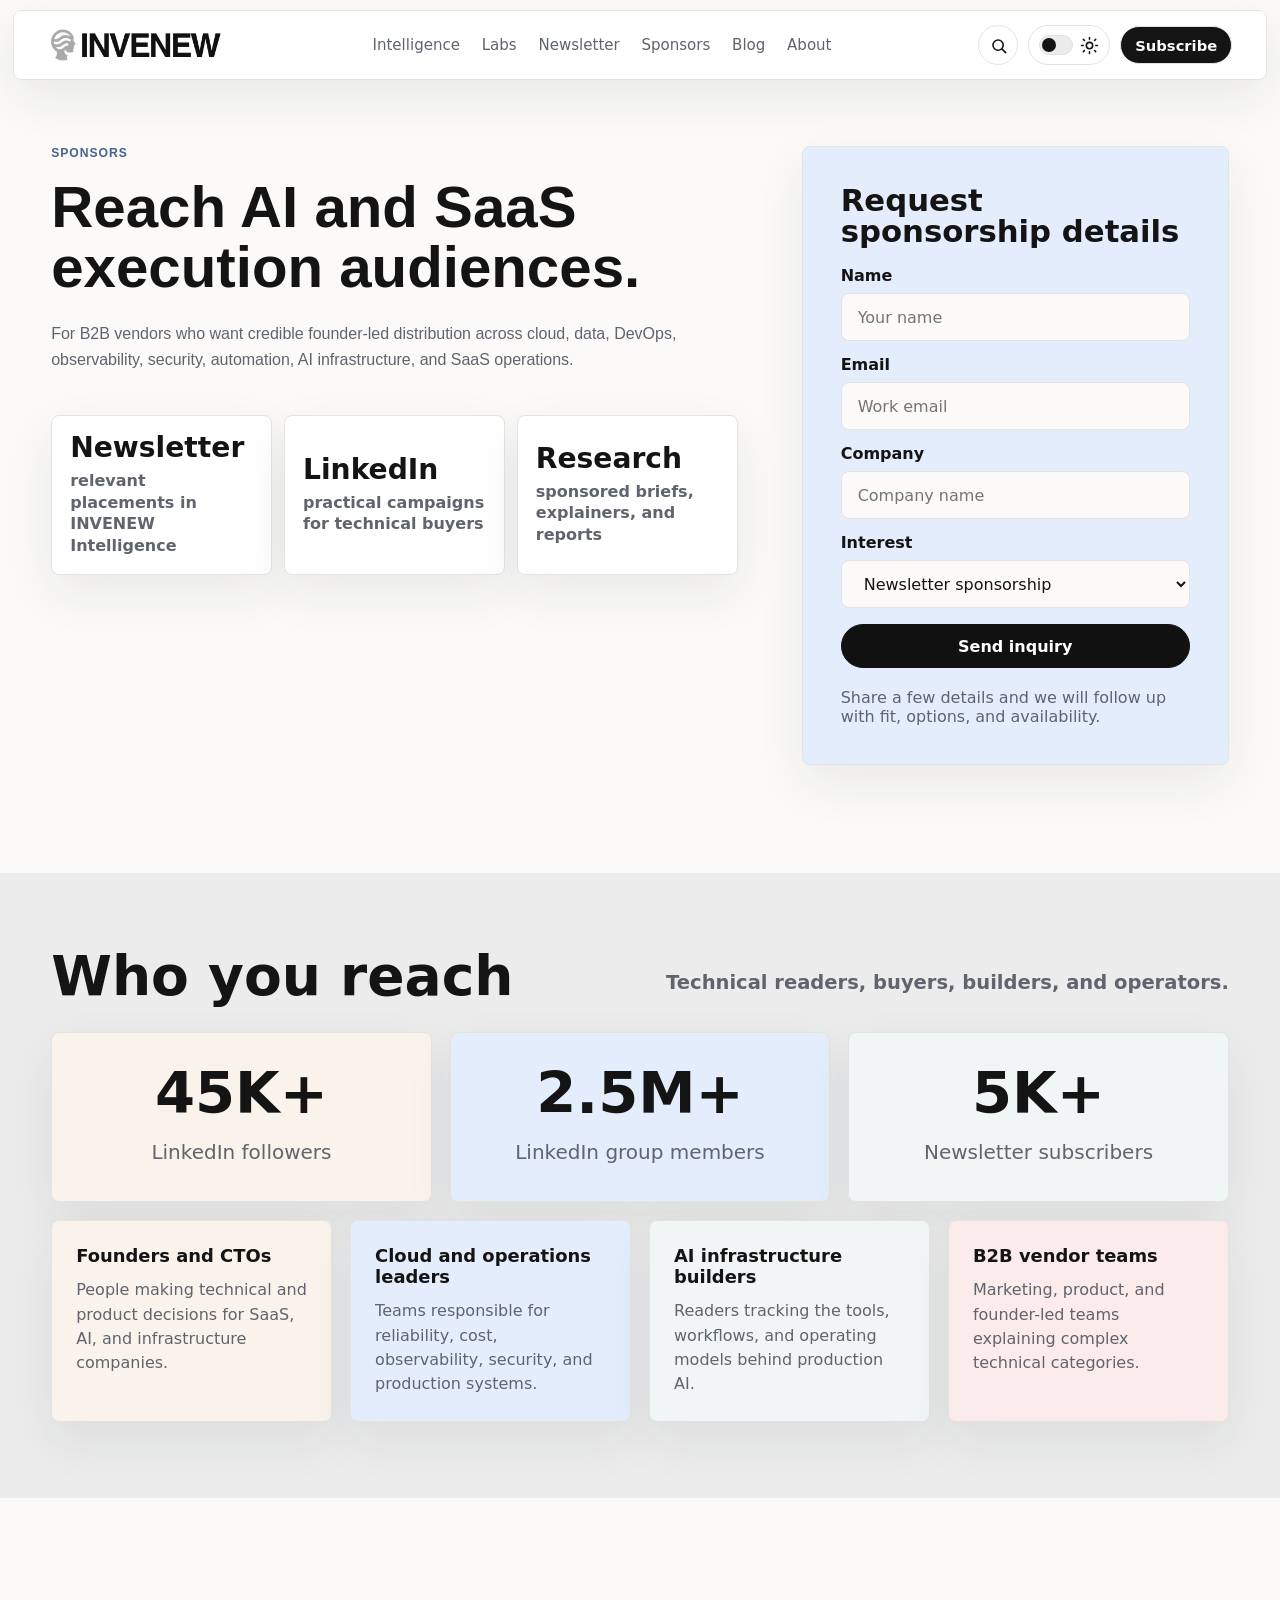
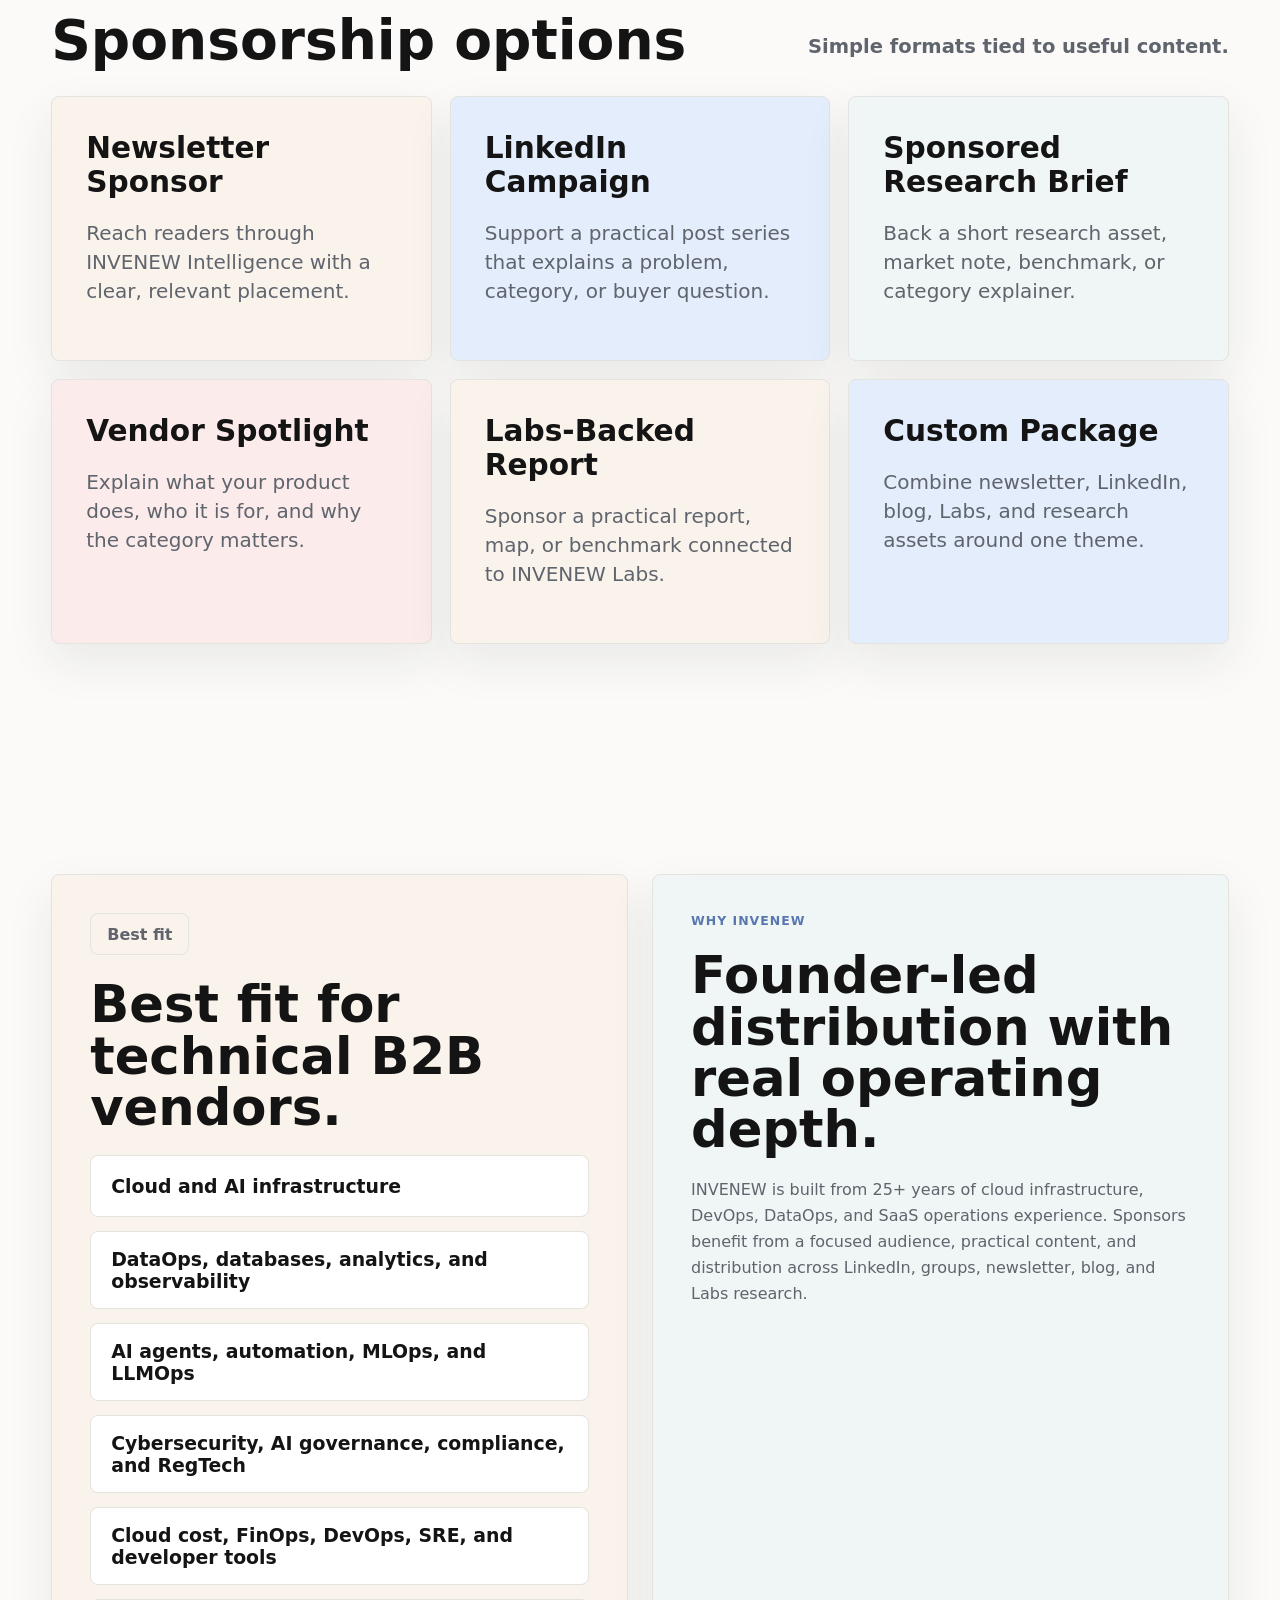
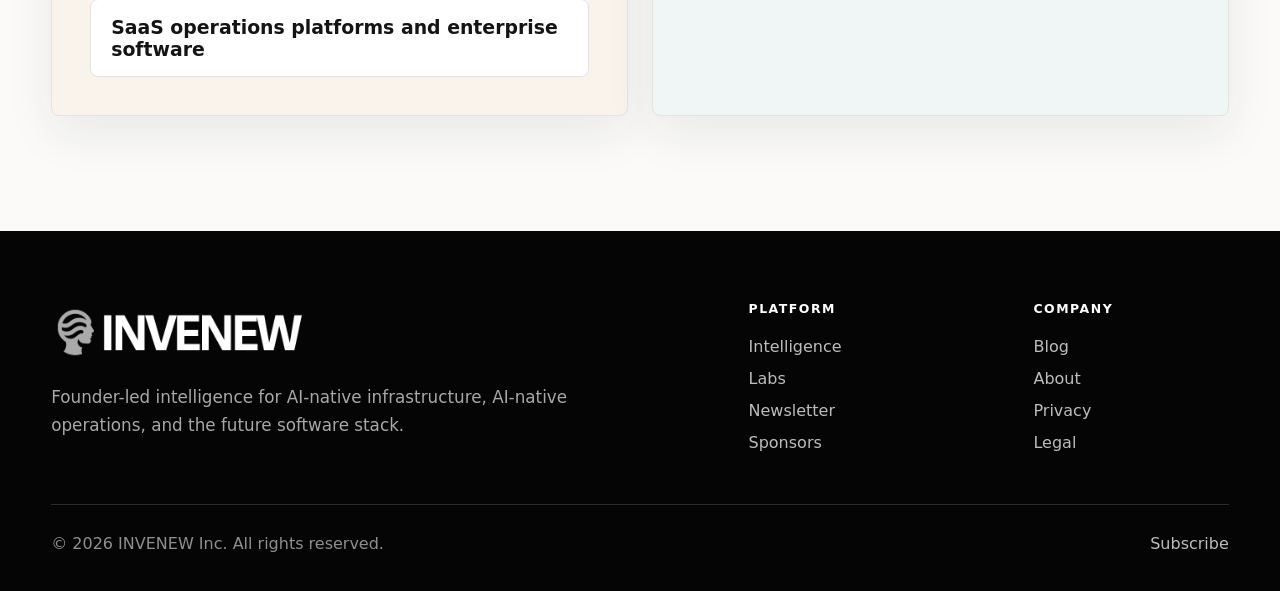
<file: sponsors.html>
<!doctype html>
<html lang="en">
  <head><meta charset="utf-8"><meta name="viewport" content="width=device-width, initial-scale=1"><title>Sponsors | INVENEW</title><meta name="description" content="Sponsorships for B2B vendors that want to reach AI, cloud, data, DevOps, observability, security, automation, and SaaS execution audiences."><link rel="icon" href="assets/INVENEW-favicon1.png" type="image/png"><script>(function(){try{var theme=localStorage.getItem("invenew-theme");if(!theme&&window.matchMedia&&window.matchMedia("(prefers-color-scheme: dark)").matches)theme="dark";if(theme==="dark"){document.documentElement.dataset.theme="dark";document.documentElement.style.backgroundColor="#0d0f12";}}catch(error){}})();</script><link rel="stylesheet" href="styles.css"></head>
  <body>
    <header class="site-header" data-elevated="false"><a class="brand" href="index.html"><img class="brand-logo logo-light" src="assets/INVENEW-light-long1.png" alt="INVENEW"><img class="brand-logo logo-dark" src="assets/INVENEW-dark-long1.png" alt="INVENEW"></a><nav class="nav" aria-label="Primary navigation"><a href="intelligence.html">Intelligence</a><a href="labs.html">Labs</a><a href="newsletter.html">Newsletter</a><a href="sponsors.html">Sponsors</a><a href="blog.html">Blog</a><a href="about.html">About</a></nav><div class="header-actions"><button class="icon-btn" id="searchToggle" aria-label="Search site" type="button"><svg viewBox="0 0 24 24" aria-hidden="true"><path d="m21 21-4.35-4.35m1.35-5.15a6.5 6.5 0 1 1-13 0 6.5 6.5 0 0 1 13 0Z"/></svg></button><button class="theme-toggle" id="themeToggle" aria-label="Toggle dark mode" type="button"><span class="toggle-track"><span class="toggle-thumb"></span></span><svg class="sun" viewBox="0 0 24 24" aria-hidden="true"><path d="M12 4V2m0 20v-2m8-8h2M2 12h2m14.36-6.36 1.42-1.42M4.22 19.78l1.42-1.42m0-12.72L4.22 4.22m15.56 15.56-1.42-1.42M16 12a4 4 0 1 1-8 0 4 4 0 0 1 8 0Z"/></svg><svg class="moon" viewBox="0 0 24 24" aria-hidden="true"><path d="M20.5 14.5A8.5 8.5 0 0 1 9.5 3.5 8.5 8.5 0 1 0 20.5 14.5Z"/></svg></button><a class="btn btn-small" href="newsletter.html">Subscribe</a><button class="icon-btn menu-btn" id="menuToggle" aria-label="Open menu" type="button"><svg viewBox="0 0 24 24" aria-hidden="true"><path d="M4 7h16M4 12h16M4 17h16"/></svg></button></div></header>
    <div class="mobile-panel" id="mobilePanel" aria-hidden="true"><a href="intelligence.html">Intelligence</a><a href="labs.html">Labs</a><a href="newsletter.html">Newsletter</a><a href="sponsors.html">Sponsors</a><a href="blog.html">Blog</a><a href="about.html">About</a></div>
    <div class="search-panel" id="searchPanel" aria-hidden="true"><div class="search-box"><label for="siteSearch">Search INVENEW</label><div class="search-row"><input id="siteSearch" type="search" placeholder="Try AI infrastructure, LLMOps, sponsor briefs..."><button class="btn" id="clearSearch" type="button">Clear</button></div><div class="search-results" id="searchResults"></div></div></div>
    <main>
      <section class="sponsor-hero section">
        <div>
          <p class="eyebrow">Sponsors</p>
          <h1>Reach AI and SaaS execution audiences.</h1>
          <p class="hero-text">For B2B vendors who want credible founder-led distribution across cloud, data, DevOps, observability, security, automation, AI infrastructure, and SaaS operations.</p>
          <div class="sponsor-hero-proof" aria-label="Sponsorship reach highlights">
            <span><strong>Newsletter</strong> relevant placements in INVENEW Intelligence</span>
            <span><strong>LinkedIn</strong> practical campaigns for technical buyers</span>
            <span><strong>Research</strong> sponsored briefs, explainers, and reports</span>
          </div>
        </div>
        <form class="sponsor-form" id="sponsorForm" name="sponsor-inquiry" method="POST" netlify data-netlify="true" netlify-honeypot="bot-field">
          <input type="hidden" name="form-name" value="sponsor-inquiry">
          <p class="hidden-field"><label>Do not fill this out: <input name="bot-field"></label></p>
          <h2>Request sponsorship details</h2>
          <label for="sponsorName">Name</label>
          <input id="sponsorName" name="name" type="text" placeholder="Your name" required>
          <label for="sponsorEmail">Email</label>
          <input id="sponsorEmail" name="email" type="email" placeholder="Work email" required>
          <label for="sponsorCompany">Company</label>
          <input id="sponsorCompany" name="company" type="text" placeholder="Company name" required>
          <label for="sponsorInterest">Interest</label>
          <select id="sponsorInterest" name="interest">
            <option>Newsletter sponsorship</option>
            <option>LinkedIn campaign</option>
            <option>Sponsored research brief</option>
            <option>Vendor or category explainer</option>
            <option>Labs-backed report</option>
            <option>Custom package</option>
          </select>
          <button class="btn sponsor-submit" type="submit">Send inquiry</button>
          <p class="form-note" id="sponsorNote">Share a few details and we will follow up with fit, options, and availability.</p>
        </form>
      </section>
      <section class="audience-band">
        <div class="audience-section">
          <div class="section-title-row">
            <h2>Who you reach</h2>
            <p>Technical readers, buyers, builders, and operators.</p>
          </div>
          <div class="metric-grid">
            <article class="metric-card"><strong>45K+</strong><span>LinkedIn followers</span></article>
            <article class="metric-card"><strong>2.5M+</strong><span>LinkedIn group members</span></article>
            <article class="metric-card"><strong>5K+</strong><span>Newsletter subscribers</span></article>
          </div>
          <div class="sponsor-audience-grid">
            <article class="beige"><h3>Founders and CTOs</h3><p>People making technical and product decisions for SaaS, AI, and infrastructure companies.</p></article>
            <article class="blue"><h3>Cloud and operations leaders</h3><p>Teams responsible for reliability, cost, observability, security, and production systems.</p></article>
            <article class="green"><h3>AI infrastructure builders</h3><p>Readers tracking the tools, workflows, and operating models behind production AI.</p></article>
            <article class="pink"><h3>B2B vendor teams</h3><p>Marketing, product, and founder-led teams explaining complex technical categories.</p></article>
          </div>
        </div>
      </section>

      <section class="section sponsorship-options">
        <div class="section-title-row">
          <h2>Sponsorship options</h2>
          <p>Simple formats tied to useful content.</p>
        </div>
        <div class="option-grid">
          <article class="option-card"><h3>Newsletter Sponsor</h3><p>Reach readers through INVENEW Intelligence with a clear, relevant placement.</p></article>
          <article class="option-card"><h3>LinkedIn Campaign</h3><p>Support a practical post series that explains a problem, category, or buyer question.</p></article>
          <article class="option-card"><h3>Sponsored Research Brief</h3><p>Back a short research asset, market note, benchmark, or category explainer.</p></article>
          <article class="option-card"><h3>Vendor Spotlight</h3><p>Explain what your product does, who it is for, and why the category matters.</p></article>
          <article class="option-card"><h3>Labs-Backed Report</h3><p>Sponsor a practical report, map, or benchmark connected to INVENEW Labs.</p></article>
          <article class="option-card"><h3>Custom Package</h3><p>Combine newsletter, LinkedIn, blog, Labs, and research assets around one theme.</p></article>
        </div>
      </section>

      <section class="section sponsor-fit">
        <div class="fit-card">
          <span class="pill">Best fit</span>
          <h2>Best fit for technical B2B vendors.</h2>
          <div class="fit-list">
            <span>Cloud and AI infrastructure</span>
            <span>DataOps, databases, analytics, and observability</span>
            <span>AI agents, automation, MLOps, and LLMOps</span>
            <span>Cybersecurity, AI governance, compliance, and RegTech</span>
            <span>Cloud cost, FinOps, DevOps, SRE, and developer tools</span>
            <span>SaaS operations platforms and enterprise software</span>
          </div>
        </div>
        <aside class="why-sponsor-card">
          <p class="eyebrow">Why INVENEW</p>
          <h2>Founder-led distribution with real operating depth.</h2>
          <p>INVENEW is built from 25+ years of cloud infrastructure, DevOps, DataOps, and SaaS operations experience. Sponsors benefit from a focused audience, practical content, and distribution across LinkedIn, groups, newsletter, blog, and Labs research.</p>
        </aside>
      </section>
    </main>
    <footer class="footer">
      <div class="footer-main">
        <div class="footer-intro">
          <a href="index.html" class="footer-brand" aria-label="INVENEW home"><img src="assets/INVENEW-dark-long1.png" alt="INVENEW"></a>
          <p>Founder-led intelligence for AI-native infrastructure, AI-native operations, and the future software stack.</p>
        </div>
        <nav class="footer-col" aria-label="Footer platform links">
          <h2>Platform</h2>
          <a href="intelligence.html">Intelligence</a>
          <a href="labs.html">Labs</a>
          <a href="newsletter.html">Newsletter</a>
          <a href="sponsors.html">Sponsors</a>
        </nav>
        <nav class="footer-col" aria-label="Footer company links">
          <h2>Company</h2>
          <a href="blog.html">Blog</a>
          <a href="about.html">About</a>
          <a href="privacy.html">Privacy</a>
          <a href="legal.html">Legal</a>
        </nav>
      </div>
      <div class="footer-bottom">
        <p>© 2026 INVENEW Inc. All rights reserved.</p>
        <a href="newsletter.html">Subscribe</a>
      </div>
    </footer><script src="script.js"></script>
  </body>
</html>
</file>
<file: styles.css>
:root {
  color-scheme: light;
  --bg: #fbfaf8;
  --surface: #ffffff;
  --text: #141414;
  --muted: #5f646d;
  --line: #e3e3e0;
  --soft: #ececec;
  --beige: #faf3ec;
  --beige-strong: #e9cab8;
  --blue: #e4edfc;
  --blue-strong: #96b1e1;
  --green: #eff6f5;
  --green-strong: #97cfc2;
  --pink: #fcebeb;
  --pink-strong: #fcdbdb;
  --lavender: #eeeaf8;
  --sage: #e7f0ec;
  --clay: #f4e5dc;
  --accent: #5877af;
  --shadow: 0 20px 60px rgba(20, 20, 20, 0.08);
  --display-xl: clamp(2.8rem, 5.4vw, 5rem);
  --display-lg: clamp(2.3rem, 4.3vw, 4rem);
  --display-md: clamp(1.9rem, 3.35vw, 3rem);
  --band-padding: clamp(62px, 9vw, 96px) clamp(18px, 4vw, 56px);
}

[data-theme="dark"] {
  color-scheme: dark;
  --bg: #0d0f12;
  --surface: #15181d;
  --text: #f4f5f6;
  --muted: #a9b0ba;
  --line: #2b3038;
  --soft: #1b2027;
  --beige: #2b211c;
  --beige-strong: #e9cab8;
  --blue: #182238;
  --blue-strong: #96b1e1;
  --green: #172925;
  --green-strong: #97cfc2;
  --pink: #301f22;
  --pink-strong: #fcdbdb;
  --lavender: #242031;
  --sage: #1b2a26;
  --clay: #30241f;
  --accent: #96b1e1;
  --shadow: 0 22px 80px rgba(0, 0, 0, 0.34);
}

* { box-sizing: border-box; }

html {
  scroll-behavior: smooth;
}

body {
  margin: 0;
  font-family: Inter, ui-sans-serif, system-ui, -apple-system, BlinkMacSystemFont, "Segoe UI", sans-serif;
  background: var(--bg);
  color: var(--text);
}

a { color: inherit; text-decoration: none; }
button, input { font: inherit; }
select { font: inherit; }

.site-header {
  position: sticky;
  top: 10px;
  z-index: 50;
  display: grid;
  grid-template-columns: auto 1fr auto;
  gap: 22px;
  align-items: center;
  width: calc(100% - clamp(16px, 2vw, 28px));
  max-width: 1480px;
  margin: 10px auto 0;
  padding: 14px clamp(18px, 3vw, 34px);
  background: color-mix(in srgb, var(--surface) 94%, transparent);
  border: 1px solid var(--line);
  border-radius: 8px;
  box-shadow: 0 18px 45px rgba(31, 41, 55, 0.08);
  backdrop-filter: blur(18px);
}

.site-header[data-elevated="true"] {
  border-color: color-mix(in srgb, var(--line) 82%, var(--text));
}

.brand {
  display: inline-flex;
  align-items: center;
  min-width: 178px;
}

.brand-logo {
  display: block;
  width: 178px;
  height: 40px;
  object-fit: contain;
}

.logo-dark { display: none; }
[data-theme="dark"] .logo-light { display: none; }
[data-theme="dark"] .logo-dark { display: block; }

.nav {
  display: flex;
  justify-content: center;
  gap: clamp(12px, 1.7vw, 26px);
  color: var(--muted);
  font-size: 0.94rem;
}

.nav a:hover { color: var(--text); }

.header-actions {
  display: flex;
  align-items: center;
  gap: 10px;
}

.btn, .icon-btn, .theme-toggle {
  border: 1px solid var(--line);
  background: var(--text);
  color: var(--bg);
  border-radius: 999px;
  cursor: pointer;
  transition: transform 160ms ease, border-color 160ms ease, background 160ms ease;
}

.btn {
  display: inline-flex;
  min-height: 44px;
  align-items: center;
  justify-content: center;
  padding: 0 18px;
  font-weight: 720;
  white-space: nowrap;
}

.btn:hover, .icon-btn:hover, .theme-toggle:hover { transform: translateY(-1px); }

.btn-small { min-height: 38px; padding: 0 14px; font-size: 0.92rem; }
.btn-secondary { background: transparent; color: var(--text); }

.icon-btn {
  display: inline-grid;
  width: 40px;
  height: 40px;
  place-items: center;
  background: var(--surface);
  color: var(--text);
}

.icon-btn svg, .theme-toggle svg {
  width: 19px;
  height: 19px;
  fill: none;
  stroke: currentColor;
  stroke-width: 2;
  stroke-linecap: round;
  stroke-linejoin: round;
}

.theme-toggle {
  display: inline-flex;
  align-items: center;
  gap: 7px;
  min-height: 40px;
  padding: 0 10px;
  background: var(--surface);
  color: var(--text);
}

.toggle-track {
  width: 34px;
  height: 20px;
  border-radius: 999px;
  background: var(--soft);
  border: 1px solid var(--line);
  position: relative;
}

.toggle-thumb {
  position: absolute;
  top: 2px;
  left: 2px;
  width: 14px;
  height: 14px;
  border-radius: 50%;
  background: var(--text);
  transition: transform 180ms ease;
}

[data-theme="dark"] .toggle-thumb { transform: translateX(14px); }
[data-theme="dark"] .sun, .moon { display: none; }
[data-theme="dark"] .moon { display: block; }

.menu-btn { display: none; }

.mobile-panel, .search-panel {
  display: none;
}

.section {
  padding: clamp(70px, 9vw, 128px) clamp(18px, 4vw, 56px);
  max-width: 1240px;
  margin: 0 auto;
}

.policy-hero {
  padding-bottom: clamp(34px, 5vw, 56px);
}

.policy-hero h1 {
  max-width: 780px;
}

.policy-date {
  margin: 28px 0 0;
  color: var(--muted);
  font-weight: 700;
}

.policy-body {
  display: grid;
  gap: 16px;
  padding-top: 0;
  max-width: 960px;
}

.policy-body article {
  padding: clamp(22px, 3vw, 34px);
  background: var(--surface);
  border: 1px solid var(--line);
  border-radius: 8px;
  box-shadow: var(--shadow);
}

.policy-body h2 {
  margin-bottom: 10px;
  font-size: clamp(1.25rem, 1.8vw, 1.65rem);
  line-height: 1.08;
  letter-spacing: 0;
}

.policy-body p {
  margin-bottom: 0;
  color: var(--muted);
  font-size: 1.04rem;
  line-height: 1.7;
}

.hero {
  display: grid;
  grid-template-columns: minmax(0, 1.12fr) minmax(280px, 0.68fr);
  gap: clamp(28px, 5vw, 68px);
  align-items: center;
  min-height: calc(82vh - 72px);
  padding-top: 34px;
  padding-bottom: 48px;
}

.landing-position {
  display: grid;
  grid-template-columns: minmax(0, 1fr) minmax(280px, 0.62fr);
  gap: clamp(32px, 7vw, 96px);
  align-items: center;
  min-height: 420px;
  padding-top: clamp(66px, 8vw, 104px);
  padding-bottom: clamp(58px, 7vw, 88px);
}

.landing-position h1 {
  max-width: 760px;
  font-size: var(--display-xl);
  line-height: 0.98;
}

.landing-position .hero-text {
  max-width: 720px;
}

.landing-position .hero-actions {
  margin-top: 28px;
}

.landing-promise-stack {
  display: grid;
  justify-items: end;
  gap: 18px;
}

.landing-hero-image {
  width: min(100%, 500px);
  height: auto;
  max-height: 300px;
  object-fit: contain;
  border: 1px solid var(--line);
  border-radius: 8px;
  background: var(--surface);
  box-shadow: 0 24px 70px rgba(31, 41, 55, 0.1);
}

.promise-card {
  justify-self: end;
  width: min(100%, 420px);
  padding: 28px 30px;
  border-radius: 8px;
  background: #111111;
  color: #ffffff;
  box-shadow: 0 28px 70px rgba(31, 41, 55, 0.18);
}

.promise-card h2 {
  margin-bottom: 12px;
  font-size: 1.45rem;
  line-height: 1;
}

.promise-card p {
  margin: 0;
  color: #ededed;
  line-height: 1.55;
}

.home-card-grid {
  display: grid;
  gap: 18px;
}

.home-card-grid.four {
  grid-template-columns: repeat(4, minmax(0, 1fr));
}

.home-card-grid.five {
  grid-template-columns: repeat(5, minmax(0, 1fr));
}

.home-card-grid article,
.credibility-grid article {
  min-height: 180px;
  padding: 24px;
  border: 1px solid var(--line);
  border-radius: 8px;
  box-shadow: 0 18px 48px rgba(31, 41, 55, 0.08);
}

.home-card-grid p,
.credibility-grid span {
  margin: 0;
  color: var(--muted);
  line-height: 1.5;
}

.home-problem {
  padding: var(--band-padding);
  background: var(--soft);
}

.problem-inner {
  display: grid;
  grid-template-columns: minmax(0, 0.9fr) minmax(300px, 0.72fr);
  gap: clamp(32px, 7vw, 86px);
  align-items: center;
  max-width: 1240px;
  margin: 0 auto;
}

.problem-inner h2 {
  max-width: 820px;
}

.problem-inner > p {
  color: var(--muted);
  font-size: clamp(1.05rem, 1.6vw, 1.28rem);
  line-height: 1.6;
}

.credibility-section {
  max-width: 1240px;
}

.credibility-grid {
  display: grid;
  grid-template-columns: repeat(4, minmax(0, 1fr));
  gap: 18px;
}

.credibility-grid article:nth-child(1) { background: var(--beige); }
.credibility-grid article:nth-child(2) { background: var(--blue); }
.credibility-grid article:nth-child(3) { background: var(--green); }
.credibility-grid article:nth-child(4) { background: var(--pink); }

.credibility-grid strong {
  display: block;
  margin-bottom: 18px;
  color: var(--text);
  font-size: clamp(2.1rem, 4vw, 3.65rem);
  line-height: 0.95;
}

.differentiation-section {
  max-width: 1240px;
  padding-top: 0;
}

.differentiation-section .home-card-grid article {
  min-height: 210px;
}

.flagship-band {
  background: var(--soft);
  padding: var(--band-padding);
}

.flagship-inner,
.architecture-section,
.landing-cta {
  max-width: 1120px;
}

.flagship-inner {
  margin: 0 auto;
}

.flagship-inner h2,
.architecture-section h2 {
  max-width: 1060px;
  font-size: var(--display-lg);
}

.coverage-card-grid,
.architecture-grid {
  display: grid;
  grid-template-columns: repeat(4, minmax(0, 1fr));
  gap: 18px;
}

.coverage-card-grid article,
.architecture-grid a {
  min-height: 160px;
  padding: 24px;
  border: 1px solid var(--line);
  border-radius: 8px;
  box-shadow: 0 18px 48px rgba(31, 41, 55, 0.08);
}

.coverage-card-grid h3,
.architecture-grid h3 {
  margin-bottom: 12px;
}

.coverage-card-grid p,
.architecture-grid p {
  margin: 0;
  color: var(--muted);
  line-height: 1.5;
}

.architecture-grid {
  grid-template-columns: repeat(3, minmax(0, 1fr));
}

.architecture-grid a {
  background: var(--surface);
}

.architecture-grid a:nth-child(1),
.foundation-grid article:nth-child(1),
.topic-grid article:nth-child(1),
.intelligence-pillars article:nth-child(1),
.coverage-list article:nth-child(1),
.post-card:nth-child(1) {
  background: var(--beige);
}

.architecture-grid a:nth-child(2),
.foundation-grid article:nth-child(2),
.topic-grid article:nth-child(2),
.intelligence-pillars article:nth-child(2),
.coverage-list article:nth-child(2),
.post-card:nth-child(2) {
  background: var(--blue);
}

.architecture-grid a:nth-child(3),
.foundation-grid article:nth-child(3),
.topic-grid article:nth-child(3),
.intelligence-pillars article:nth-child(3),
.coverage-list article:nth-child(3),
.post-card:nth-child(3) {
  background: var(--green);
}

.topic-grid article:nth-child(4),
.coverage-list article:nth-child(4) {
  background: var(--pink);
}

.architecture-grid span {
  display: block;
  margin-bottom: 8px;
  color: var(--muted);
  font-weight: 900;
  font-size: 0.86rem;
}

.landing-cta {
  display: grid;
  grid-template-columns: minmax(0, 1fr) auto;
  gap: 28px;
  align-items: center;
  margin-bottom: clamp(48px, 7vw, 88px);
  padding: clamp(42px, 6vw, 62px);
  border-radius: 8px;
  background: #111111;
  color: #ffffff;
}

.landing-cta .eyebrow {
  color: #bdbdbd;
}

.landing-cta h2 {
  max-width: 760px;
  margin: 0;
  color: #ffffff;
  font-size: var(--display-lg);
}

.landing-cta .btn {
  background: #ffffff;
  color: #111111;
  border-color: #ffffff;
}

.cta-actions {
  display: flex;
  gap: 12px;
  justify-content: flex-end;
}

.eyebrow {
  margin: 0 0 14px;
  color: var(--accent);
  font-weight: 780;
  letter-spacing: 0.08em;
  text-transform: uppercase;
  font-size: 0.78rem;
}

h1, h2, h3, p { margin-top: 0; }

h1 {
  max-width: 820px;
  margin-bottom: 18px;
  font-size: var(--display-xl);
  line-height: 1;
  letter-spacing: 0;
}

h2 {
  font-size: var(--display-lg);
  line-height: 1;
  letter-spacing: 0;
  margin-bottom: 18px;
}

h3 {
  font-size: clamp(1.1rem, 1.4vw, 1.35rem);
  letter-spacing: 0;
  margin-bottom: 12px;
}

.nowrap {
  white-space: nowrap;
}

.hero-text, .section-head p, .about p, .newsletter p {
  color: var(--muted);
  font-size: clamp(1rem, 1.25vw, 1.16rem);
  line-height: 1.58;
}

.hero-actions {
  display: flex;
  flex-wrap: wrap;
  gap: 12px;
  margin-top: 24px;
}

.hero-visual {
  width: min(100%, 430px);
  min-height: 430px;
  justify-self: end;
  border: 1px solid var(--line);
  background:
    linear-gradient(var(--line) 1px, transparent 1px),
    linear-gradient(90deg, var(--line) 1px, transparent 1px),
    radial-gradient(circle at 24% 18%, var(--blue), transparent 33%),
    radial-gradient(circle at 72% 68%, var(--green), transparent 34%),
    radial-gradient(circle at 48% 42%, var(--lavender), transparent 34%),
    radial-gradient(circle at 20% 78%, var(--clay), transparent 28%),
    var(--surface);
  background-size: 48px 48px, 48px 48px, auto, auto, auto;
  border-radius: 8px;
  box-shadow: 0 28px 70px rgba(45, 55, 72, 0.14);
  overflow: hidden;
  position: relative;
}

.signal-map {
  position: absolute;
  inset: 18px;
  border: 1px solid var(--line);
  border-radius: 8px;
  background:
    linear-gradient(115deg, transparent 49.7%, color-mix(in srgb, var(--muted) 18%, transparent) 50%, transparent 50.3%),
    linear-gradient(65deg, transparent 49.7%, color-mix(in srgb, var(--muted) 18%, transparent) 50%, transparent 50.3%);
}

.signal-map::before, .signal-map::after {
  content: "";
  position: absolute;
  inset: 18%;
  border: 1px dashed color-mix(in srgb, var(--muted) 45%, transparent);
  border-radius: 50%;
}

.signal-map::after {
  inset: 31%;
}

.core, .node {
  position: absolute;
  display: inline-grid;
  place-items: center;
  min-width: 86px;
  min-height: 38px;
  padding: 0 10px;
  border-radius: 999px;
  border: 1px solid var(--line);
  background: color-mix(in srgb, var(--surface) 88%, transparent);
  font-weight: 760;
  box-shadow: 0 12px 28px rgba(0, 0, 0, 0.08);
}

.core {
  left: 50%;
  top: 50%;
  min-width: 108px;
  min-height: 108px;
  transform: translate(-50%, -50%);
  border-radius: 50%;
  background: #050505;
  border-color: color-mix(in srgb, var(--text) 16%, transparent);
  overflow: hidden;
}

.core img {
  width: 100%;
  height: 100%;
  object-fit: cover;
}

.n1 { left: 8%; top: 17%; background: var(--blue); }
.n2 { right: 8%; top: 23%; background: var(--green); }
.n3 { left: 9%; bottom: 20%; background: var(--beige); }
.n4 { right: 12%; bottom: 14%; background: var(--pink); }
.n5 { left: 38%; top: 7%; background: var(--surface); }

.ticker {
  display: flex;
  gap: 10px;
  max-width: 1240px;
  margin: -18px auto 0;
  padding: 0 clamp(18px, 4vw, 56px) 26px;
  overflow-x: auto;
}

.ticker span {
  flex: 0 0 auto;
  padding: 10px 14px;
  border: 1px solid var(--line);
  border-radius: 8px;
  background: var(--surface);
  color: var(--muted);
}

.split {
  display: grid;
  grid-template-columns: 0.8fr 1fr;
  gap: clamp(30px, 6vw, 76px);
  align-items: start;
}

.grid, .sponsor-grid, .lab-board {
  display: grid;
  gap: 16px;
}

.two { grid-template-columns: repeat(2, minmax(0, 1fr)); }

.feature, .lab-board article {
  border: 1px solid var(--line);
  border-radius: 8px;
  padding: clamp(22px, 3vw, 34px);
  background: var(--surface);
  min-height: 220px;
}

.feature p, .lab-board p, .article-list span {
  color: var(--muted);
  line-height: 1.55;
}

.blue { background: var(--blue); }
.green { background: var(--green); }
.beige { background: var(--beige); }
.pink { background: var(--pink); }

.compact {
  padding-top: clamp(54px, 7vw, 92px);
}

.page-hero {
  padding-top: clamp(78px, 10vw, 132px);
  padding-bottom: clamp(48px, 7vw, 86px);
  max-width: 1040px;
}

.page-hero h1 {
  font-size: var(--display-xl);
}

.intelligence-hero .hero-actions {
  margin-top: 28px;
}

.intelligence-offer,
.intelligence-credibility {
  max-width: 1240px;
}

.page-grid {
  display: grid;
  grid-template-columns: repeat(2, minmax(0, 1fr));
  gap: 16px;
  padding-top: 0;
}

.intelligence-pillars {
  display: grid;
  grid-template-columns: repeat(3, minmax(0, 1fr));
  gap: 20px;
  max-width: 1040px;
  padding-top: clamp(34px, 5vw, 58px);
  padding-bottom: 70px;
}

.intelligence-pillars article {
  min-height: 138px;
  padding: 24px;
  border: 1px solid var(--line);
  border-radius: 8px;
  box-shadow: 0 18px 48px rgba(31, 41, 55, 0.08);
}

.intelligence-pillars h3 {
  margin-bottom: 10px;
}

.intelligence-pillars p {
  margin: 0;
  color: var(--muted);
  font-size: 0.94rem;
  line-height: 1.5;
}

.intelligence-system {
  background: var(--soft);
  padding: var(--band-padding);
}

.latest-intelligence {
  padding: var(--band-padding);
  background: var(--soft);
  color: var(--text);
}

.latest-inner {
  max-width: 1280px;
  margin: 0 auto;
}

.latest-intelligence .section-title-row {
  align-items: start;
}

.latest-intelligence .section-title-row p,
.latest-intelligence p {
  color: var(--muted);
}

.latest-grid {
  display: grid;
  grid-template-columns: minmax(0, 1.45fr) minmax(320px, 0.82fr);
  gap: 16px;
  margin-top: 26px;
}

.flagship-brief,
.brief-list article,
.asset-grid article {
  border: 1px solid var(--line);
  border-radius: 8px;
  background: var(--surface);
  box-shadow: 0 18px 48px rgba(31, 41, 55, 0.08);
}

.flagship-brief {
  background: var(--beige);
}

.brief-list article:nth-child(1),
.asset-grid article:nth-child(1) {
  background: var(--blue);
}

.brief-list article:nth-child(2),
.asset-grid article:nth-child(2) {
  background: var(--green);
}

.brief-list article:nth-child(3),
.asset-grid article:nth-child(3) {
  background: var(--pink);
}

.flagship-brief {
  display: grid;
  align-content: start;
  min-height: 430px;
  padding: clamp(26px, 4vw, 42px);
}

.latest-intelligence .pill {
  justify-self: start;
  margin-bottom: 26px;
  border-color: var(--green-strong);
  background: var(--green);
  color: var(--text);
  text-transform: uppercase;
  letter-spacing: 0.08em;
  font-size: 0.72rem;
}

.flagship-brief h3 {
  max-width: 780px;
  font-size: clamp(2rem, 4vw, 3.7rem);
  line-height: 1;
}

.flagship-brief p {
  max-width: 780px;
  font-size: 1.08rem;
  line-height: 1.6;
}

.flagship-brief .btn {
  align-self: end;
  justify-self: start;
  margin-top: 48px;
  color: var(--text);
  border-color: var(--line);
}

.brief-list {
  display: grid;
  gap: 16px;
}

.brief-list article {
  padding: 24px;
}

.brief-list span,
.asset-grid span {
  display: block;
  margin-bottom: 12px;
  color: var(--muted);
  font-size: 0.82rem;
  font-weight: 900;
}

.brief-list h3,
.asset-grid h3 {
  color: var(--text);
}

.brief-list p,
.asset-grid p {
  margin: 0;
  line-height: 1.55;
}

.asset-grid {
  display: grid;
  grid-template-columns: repeat(3, minmax(0, 1fr));
  gap: 16px;
  margin-top: clamp(64px, 9vw, 100px);
}

.asset-grid article {
  min-height: 230px;
  padding: 26px;
}

.intelligence-sponsor-band {
  padding: var(--band-padding);
  background: var(--soft);
}

.intelligence-final-cta {
  margin-top: clamp(40px, 6vw, 72px);
}

.system-inner {
  max-width: 1040px;
  margin: 0 auto;
}

.coverage-list {
  display: grid;
  gap: 16px;
}

.coverage-list article {
  display: grid;
  grid-template-columns: 54px 1fr;
  gap: 16px;
  align-items: start;
  min-height: 112px;
  padding: 24px;
  border-radius: 8px;
  background: var(--surface);
  border: 1px solid color-mix(in srgb, var(--line) 70%, transparent);
}

.coverage-list span {
  color: var(--muted);
  font-weight: 900;
  font-size: 0.9rem;
}

.coverage-list h3 {
  margin-bottom: 8px;
  font-size: clamp(1.15rem, 2vw, 1.55rem);
}

.coverage-list p {
  margin: 0;
  color: var(--text);
  line-height: 1.52;
}

.editorial-promise {
  display: grid;
  grid-template-columns: minmax(0, 0.9fr) minmax(280px, 0.58fr);
  gap: clamp(34px, 8vw, 92px);
  align-items: center;
  max-width: 1040px;
}

.editorial-promise h2 {
  font-size: var(--display-lg);
}

.editorial-promise p {
  color: var(--muted);
  line-height: 1.6;
}

.editorial-promise aside {
  padding: 28px;
  border-radius: 8px;
  background: #111111;
  color: #ffffff;
  box-shadow: 0 24px 60px rgba(31, 41, 55, 0.18);
}

.editorial-promise aside p {
  margin: 0;
  color: #ededed;
}

.about-meaning {
  max-width: 1040px;
  padding-top: clamp(78px, 10vw, 126px);
  padding-bottom: clamp(28px, 4vw, 52px);
}

.about-meaning h1 {
  max-width: 760px;
  font-size: var(--display-xl);
}

.about-meaning .hero-text {
  max-width: 740px;
}

.about-promise {
  display: grid;
  grid-template-columns: minmax(0, 0.9fr) minmax(300px, 0.62fr);
  gap: clamp(36px, 8vw, 96px);
  align-items: center;
  max-width: 1120px;
  padding-top: clamp(58px, 7.4vw, 94px);
  padding-bottom: clamp(40px, 5vw, 64px);
}

.about-promise h2,
.about-expand h2 {
  font-size: var(--display-lg);
}

.about-promise p,
.about-expand p {
  color: var(--muted);
  line-height: 1.6;
}

.about-focus,
.about-proof {
  max-width: 1280px;
  padding-top: clamp(42px, 5.8vw, 72px);
  padding-bottom: clamp(58px, 7.4vw, 94px);
}

.about-system {
  max-width: none;
  padding: var(--band-padding);
  border-top: 1px solid color-mix(in srgb, var(--line) 82%, transparent);
  border-bottom: 1px solid color-mix(in srgb, var(--line) 82%, transparent);
  background: var(--soft);
}

.about-system .section-title-row {
  align-items: end;
  gap: clamp(28px, 5vw, 72px);
  max-width: 1320px;
  margin: 0 auto;
}

.about-system .section-title-row > div {
  max-width: 760px;
}

.about-system .section-title-row > p {
  max-width: 520px;
}

.about-system-diagram {
  max-width: 1320px;
  margin: clamp(26px, 4vw, 42px) 0 0;
  padding: clamp(10px, 1.8vw, 18px);
  border: 1px solid var(--line);
  border-radius: 8px;
  background: var(--surface);
  box-shadow: 0 18px 55px rgba(31, 41, 55, 0.08);
  overflow-x: auto;
  margin-left: auto;
  margin-right: auto;
}

.about-system-diagram img {
  display: block;
  width: 100%;
  min-width: 760px;
  height: auto;
  border-radius: 6px;
}

.about-proof > div:first-child {
  max-width: 820px;
  margin-bottom: 28px;
}

.about-proof > div:first-child p:not(.eyebrow) {
  color: var(--muted);
  line-height: 1.6;
}

.labs-hero {
  max-width: 1120px;
  padding-top: clamp(78px, 10vw, 126px);
  padding-bottom: clamp(72px, 9vw, 104px);
}

.labs-hero h1 {
  max-width: 1040px;
  font-size: var(--display-xl);
  line-height: 0.96;
}

.labs-hero .hero-text {
  max-width: 720px;
}

.research-assets {
  display: grid;
  grid-template-columns: repeat(3, minmax(0, 1fr));
  gap: 24px;
  max-width: 1120px;
  padding-top: clamp(34px, 5vw, 58px);
}

.research-assets article {
  min-height: 150px;
  padding: 28px;
  border: 1px solid var(--line);
  border-radius: 8px;
  box-shadow: 0 18px 48px rgba(31, 41, 55, 0.08);
}

.research-assets p {
  margin: 0;
  color: var(--muted);
  line-height: 1.5;
}

.labs-table-section {
  background: var(--soft);
  padding: var(--band-padding);
}

.labs-table-inner {
  max-width: 1120px;
  margin: 0 auto;
}

.labs-table-inner h2 {
  max-width: 940px;
  font-size: var(--display-lg);
}

.labs-table-inner > p {
  max-width: 760px;
  color: var(--muted);
  line-height: 1.6;
}

.labs-table {
  margin-top: 28px;
  border: 1px solid var(--line);
  border-radius: 8px;
  background: var(--surface);
  box-shadow: 0 24px 64px rgba(31, 41, 55, 0.1);
  overflow: hidden;
}

.table-row {
  display: grid;
  grid-template-columns: 0.65fr 1.35fr 1.15fr 1.15fr;
  gap: 24px;
  padding: 22px 24px;
  border-bottom: 1px solid var(--line);
  color: var(--muted);
  line-height: 1.45;
}

.table-row:last-child {
  border-bottom: 0;
}

.table-row strong {
  color: var(--text);
}

.table-head {
  color: var(--muted);
  font-size: 0.72rem;
  font-weight: 900;
  letter-spacing: 0.12em;
  text-transform: uppercase;
}

.research-promise {
  display: grid;
  grid-template-columns: minmax(0, 0.9fr) minmax(300px, 0.58fr);
  gap: clamp(36px, 8vw, 96px);
  align-items: center;
  max-width: 1120px;
}

.research-promise h2 {
  font-size: var(--display-lg);
}

.research-promise p {
  color: var(--muted);
  line-height: 1.6;
}

.research-promise aside {
  padding: 30px;
  border-radius: 8px;
  background: #111111;
  color: #ffffff;
  box-shadow: 0 24px 60px rgba(31, 41, 55, 0.18);
}

.research-promise aside p {
  margin: 0;
  color: #ededed;
}

.labs-difference {
  max-width: 1240px;
}

.labs-difference > div:first-child {
  max-width: 780px;
  margin-bottom: 28px;
}

.labs-difference > div:first-child p:not(.eyebrow) {
  color: var(--muted);
  line-height: 1.6;
}

.blog-hero {
  display: grid;
  grid-template-columns: minmax(0, 0.9fr) minmax(460px, 0.68fr);
  gap: clamp(28px, 5vw, 72px);
  align-items: start;
  max-width: 1280px;
  padding-top: clamp(64px, 8vw, 104px);
  padding-bottom: clamp(46px, 6vw, 76px);
}

.blog-hero h1 {
  max-width: 820px;
  font-size: var(--display-xl);
}

.blog-hero .hero-text {
  max-width: 760px;
}

.blog-subscribe-card {
  margin-top: 10px;
}

.blog-flow {
  display: grid;
  grid-template-columns: repeat(3, minmax(0, 1fr));
  gap: 20px;
  max-width: 1280px;
  padding-top: 0;
  padding-bottom: clamp(46px, 6vw, 72px);
}

.blog-flow article {
  min-height: 170px;
  padding: 26px;
  border: 1px solid var(--line);
  border-radius: 8px;
  box-shadow: 0 18px 48px rgba(31, 41, 55, 0.08);
}

.blog-flow p {
  margin: 0;
  color: var(--muted);
  line-height: 1.55;
}

.blog-section-head {
  max-width: 1280px;
  padding-top: 0;
  padding-bottom: 0;
}

.blog-featured {
  display: grid;
  grid-template-columns: repeat(3, minmax(0, 1fr));
  gap: 28px;
  max-width: 1280px;
  padding-top: clamp(34px, 5vw, 58px);
}

.post-card {
  display: grid;
  align-content: start;
  min-height: 560px;
  padding: 28px;
  border: 1px solid var(--line);
  border-radius: 8px;
  box-shadow: 0 18px 55px rgba(31, 41, 55, 0.08);
}

.post-visual {
  position: relative;
  min-height: 205px;
  margin-bottom: 26px;
  border-radius: 8px;
  overflow: hidden;
}

.post-visual::before {
  content: "";
  position: absolute;
  inset: 34px 38px;
  border: 1px solid var(--line);
  border-radius: 8px;
  background:
    linear-gradient(90deg, #e6e9ee 0 32%, transparent 32%),
    linear-gradient(90deg, transparent 0 42%, var(--beige) 42% 78%, transparent 78%),
    linear-gradient(90deg, transparent 0 42%, var(--green) 42% 78%, transparent 78%),
    var(--surface);
  background-size: 100% 18px, 100% 54px, 100% 54px, auto;
  background-position: 0 28px, 0 74px, 0 134px, 0 0;
  background-repeat: no-repeat;
}

.post-visual::after {
  content: "";
  position: absolute;
  width: 86px;
  height: 86px;
  right: 28px;
  top: 10px;
  border-radius: 50%;
  background: color-mix(in srgb, var(--blue-strong) 42%, transparent);
}

.post-visual span {
  position: absolute;
  left: 78px;
  top: 104px;
  z-index: 2;
  width: 128px;
  height: 2px;
  background: linear-gradient(90deg, #244b6b 0 22%, transparent 22% 31%, #7da2d8 31% 48%, transparent 48% 57%, #2f8a7c 57% 74%, transparent 74% 83%, #e9a37d 83%);
  transform: rotate(-35deg);
}

.visual-one { background: var(--green); }
.visual-two { background: var(--lavender); }
.visual-three { background: var(--beige); }

.visual-two::before {
  background:
    radial-gradient(circle at 25% 50%, #244b6b 0 16%, transparent 17%),
    linear-gradient(90deg, transparent 0 48%, #e6e9ee 48% 84%, transparent 84%),
    linear-gradient(90deg, transparent 0 48%, var(--green) 48% 78%, transparent 78%),
    linear-gradient(90deg, transparent 0 48%, var(--blue) 48% 82%, transparent 82%),
    var(--surface);
  background-size: auto, 100% 16px, 100% 16px, 100% 16px, auto;
  background-position: 0 0, 0 64px, 0 100px, 0 134px, 0 0;
  background-repeat: no-repeat;
}

.post-meta {
  margin-bottom: 18px;
  color: var(--muted);
  font-weight: 650;
}

.post-card h2 {
  margin-bottom: 14px;
  font-size: clamp(1.55rem, 2.4vw, 2.1rem);
  line-height: 1.03;
}

.post-card p:not(.post-meta) {
  color: var(--muted);
  font-size: 1.08rem;
  line-height: 1.55;
}

.post-card .btn {
  justify-self: start;
  margin-top: 14px;
}

.blog-topics {
  background: var(--soft);
  padding: var(--band-padding);
}

.topics-inner {
  max-width: 1280px;
  margin: 0 auto;
}

.topic-grid {
  display: grid;
  grid-template-columns: repeat(4, minmax(0, 1fr));
  gap: 22px;
}

.topic-grid article {
  min-height: 160px;
  padding: 28px;
  border: 1px solid var(--line);
  border-radius: 8px;
  box-shadow: 0 18px 48px rgba(31, 41, 55, 0.08);
}

.topic-grid h3 {
  font-size: clamp(1.35rem, 2.2vw, 1.8rem);
}

.topic-grid p {
  margin: 0;
  color: var(--muted);
  font-size: 1.08rem;
  line-height: 1.55;
}

.blog-proof {
  max-width: 1280px;
}

.blog-proof > div:first-child {
  max-width: 820px;
  margin-bottom: 28px;
}

.blog-proof > div:first-child p:not(.eyebrow) {
  color: var(--muted);
  line-height: 1.6;
}

.blog-sponsor-band {
  padding: var(--band-padding);
  background: var(--soft);
}

.blog-sponsor-inner {
  display: grid;
  grid-template-columns: minmax(0, 0.9fr) minmax(260px, 0.7fr) auto;
  gap: clamp(24px, 5vw, 58px);
  align-items: center;
  max-width: 1280px;
  margin: 0 auto;
}

.blog-sponsor-inner h2 {
  margin-bottom: 0;
  font-size: clamp(2rem, 4vw, 4rem);
}

.blog-sponsor-inner p:not(.eyebrow) {
  color: var(--muted);
  line-height: 1.6;
}

.about-promise aside {
  padding: 28px;
  border: 1px solid var(--line);
  border-radius: 8px;
  background: var(--green);
  box-shadow: 0 20px 58px rgba(31, 41, 55, 0.1);
}

.about-promise aside p {
  margin: 0;
}

.about-foundation,
.about-expand {
  padding: var(--band-padding);
}

.about-foundation {
  background: var(--surface);
}

.about-expand {
  border-top: 1px solid color-mix(in srgb, var(--line) 82%, transparent);
  background: var(--soft);
}

.foundation-inner,
.expand-inner {
  max-width: 1120px;
  margin: 0 auto;
}

.foundation-grid,
.pillar-grid {
  display: grid;
  grid-template-columns: repeat(3, minmax(0, 1fr));
  gap: 24px;
}

.foundation-grid article,
.pillar-grid article {
  min-height: 150px;
  padding: 28px;
  border: 1px solid var(--line);
  border-radius: 8px;
  box-shadow: 0 18px 48px rgba(31, 41, 55, 0.08);
}

.foundation-grid p,
.pillar-grid p {
  margin: 0;
  color: var(--muted);
  line-height: 1.52;
}

.messaging-pillars {
  max-width: 1120px;
}

.pillar-grid {
  grid-template-columns: repeat(4, minmax(0, 1fr));
}

.expand-inner {
  display: grid;
  grid-template-columns: minmax(0, 0.9fr) minmax(300px, 0.58fr);
  gap: clamp(36px, 8vw, 96px);
  align-items: center;
}

.expand-inner aside {
  padding: 30px;
  border-radius: 8px;
  background: #111111;
  color: #ffffff;
  box-shadow: 0 24px 60px rgba(31, 41, 55, 0.18);
}

.expand-inner aside p {
  margin: 0;
  color: #ededed;
}

.section-head {
  max-width: 800px;
  margin-bottom: 34px;
}

.lab-board, .sponsor-grid {
  grid-template-columns: repeat(3, minmax(0, 1fr));
}

.status {
  display: inline-flex;
  margin-bottom: 28px;
  padding: 7px 10px;
  border-radius: 8px;
  border: 1px solid var(--line);
  color: var(--muted);
  font-size: 0.82rem;
  font-weight: 720;
}

.status.live {
  background: var(--green);
  color: var(--text);
}

.newsletter {
  display: grid;
  grid-template-columns: 1fr 0.82fr;
  gap: clamp(28px, 6vw, 78px);
  align-items: center;
  border-top: 1px solid var(--line);
  border-bottom: 1px solid var(--line);
}

.subscribe-hero {
  display: grid;
  grid-template-columns: minmax(0, 0.72fr) minmax(520px, 0.9fr);
  gap: clamp(40px, 5vw, 72px);
  align-items: center;
  max-width: 1420px;
  padding-top: clamp(64px, 8vw, 104px);
  padding-bottom: clamp(64px, 7vw, 88px);
}

.subscribe-hero h1 {
  max-width: 720px;
  font-size: clamp(3.75rem, 5.2vw, 6rem);
  line-height: 0.98;
}

.subscribe-hero .hero-text {
  max-width: 760px;
  color: var(--muted);
  font-size: clamp(1.08rem, 1.7vw, 1.32rem);
}

.beehiiv-card {
  justify-self: end;
  width: min(100%, 780px);
  overflow: hidden;
  padding: clamp(24px, 3vw, 32px);
  border: 1px solid var(--line);
  border-radius: 8px;
  background: var(--blue);
  box-shadow: 0 24px 64px rgba(31, 41, 55, 0.12);
}

.beehiiv-card h2 {
  margin-bottom: 12px;
  font-size: clamp(1.65rem, 2.4vw, 2.25rem);
}

.beehiiv-card p {
  margin-bottom: 20px;
  color: var(--muted);
  line-height: 1.55;
}

.beehiiv-card iframe {
  display: block;
  width: min(100%, 660px) !important;
  min-width: 0;
  height: 220px !important;
  margin: 0 auto;
}

.newsletter-issues-band {
  padding: var(--band-padding);
  background: var(--soft);
}

.newsletter-issues-inner {
  max-width: 1360px;
  margin: 0 auto;
}

.newsletter-issues-layout {
  display: grid;
  grid-template-columns: minmax(320px, 0.42fr) minmax(0, 1fr);
  gap: 22px;
  align-items: start;
}

.newsletter-issue-list {
  display: grid;
  gap: 12px;
}

.newsletter-issue-card,
.newsletter-issue-detail {
  border: 1px solid var(--line);
  border-radius: 8px;
  background: var(--surface);
  box-shadow: 0 18px 48px rgba(31, 41, 55, 0.08);
}

.newsletter-issue-card {
  display: grid;
  grid-template-columns: 82px minmax(0, 1fr);
  gap: 14px;
  align-items: start;
  width: 100%;
  padding: 14px;
  text-align: left;
  cursor: pointer;
}

.newsletter-issue-thumb {
  width: 82px;
  aspect-ratio: 1;
  border: 1px solid var(--line);
  border-radius: 8px;
  object-fit: cover;
  background: var(--beige);
}

.newsletter-issue-thumb-fallback {
  display: grid;
  place-items: center;
  background: linear-gradient(135deg, var(--beige), var(--blue));
  color: var(--text);
  font-weight: 900;
}

.newsletter-issue-card-copy {
  display: grid;
  gap: 7px;
  min-width: 0;
}

.newsletter-issue-card-title {
  color: var(--text);
  font-size: clamp(1.05rem, 1.6vw, 1.28rem);
  font-weight: 850;
  line-height: 1.08;
}

.newsletter-issue-card-summary {
  color: var(--muted);
  font-size: 0.95rem;
  line-height: 1.45;
}

.newsletter-issue-card.is-active {
  position: relative;
  border-color: var(--text);
  background: var(--blue);
}

.newsletter-issue-card p:not(.post-kicker),
.newsletter-issue-detail p {
  color: var(--muted);
  line-height: 1.55;
}

.newsletter-issue-detail {
  min-height: 480px;
  padding: clamp(26px, 4vw, 42px);
}

.newsletter-issue-detail h3 {
  max-width: 820px;
  margin-bottom: 18px;
  font-size: clamp(2.1rem, 4vw, 4rem);
  line-height: 0.98;
}

.newsletter-issue-content {
  margin-top: 28px;
  color: var(--muted);
  font-size: 1.05rem;
  line-height: 1.72;
}

.newsletter-issue-content h1,
.newsletter-issue-content h2,
.newsletter-issue-content h3 {
  margin: 26px 0 12px;
  color: var(--text);
}

.newsletter-issue-content p,
.newsletter-issue-content ul,
.newsletter-issue-content ol {
  margin-bottom: 18px;
}

.newsletter-issue-actions {
  display: flex;
  flex-wrap: wrap;
  gap: 12px;
  margin-top: 22px;
}

.newsletter-pagination {
  display: flex;
  align-items: center;
  justify-content: space-between;
  gap: 12px;
  padding: 12px 0 0;
}

.newsletter-pagination button {
  min-height: 38px;
  padding: 0 14px;
  border: 1px solid var(--line);
  border-radius: 999px;
  background: var(--surface);
  color: var(--text);
  cursor: pointer;
  font-weight: 850;
}

.newsletter-pagination button:disabled {
  cursor: not-allowed;
  opacity: 0.45;
}

.newsletter-pagination span {
  color: var(--muted);
  font-weight: 800;
}

.subscribe-section {
  display: grid;
  grid-template-columns: minmax(0, 0.82fr) minmax(340px, 1fr);
  gap: clamp(36px, 7vw, 92px);
  align-items: start;
  max-width: 1240px;
  border-top: 1px solid var(--line);
}

.subscribe-copy h2 {
  max-width: 520px;
  font-size: var(--display-lg);
  line-height: 1;
}

.subscribe-copy > p {
  max-width: 520px;
  color: var(--muted);
  font-size: clamp(1rem, 1.45vw, 1.18rem);
  line-height: 1.58;
}

.subscribe-benefits {
  display: grid;
  grid-template-columns: repeat(2, minmax(0, 1fr));
  gap: 20px;
  margin-top: 28px;
}

.subscribe-benefits article {
  min-height: 170px;
  padding: 26px;
  border: 1px solid var(--line);
  border-radius: 8px;
  background: var(--surface);
  box-shadow: 0 18px 45px rgba(31, 41, 55, 0.08);
}

.subscribe-benefits h3 {
  font-size: 1.4rem;
}

.subscribe-benefits p {
  margin: 0;
  color: var(--text);
  line-height: 1.55;
}

.newsletter-proof {
  padding: clamp(24px, 4vw, 34px);
  border: 1px solid var(--line);
  border-radius: 8px;
  background: var(--green);
  box-shadow: 0 18px 48px rgba(31, 41, 55, 0.08);
}

.newsletter-proof h2 {
  font-size: clamp(1.9rem, 3.2vw, 3rem);
}

.newsletter-proof p:not(.eyebrow) {
  color: var(--muted);
  line-height: 1.6;
}

.proof-list {
  display: grid;
  gap: 10px;
  margin-top: 24px;
}

.proof-list span {
  padding: 14px 16px;
  border: 1px solid var(--line);
  border-radius: 8px;
  background: var(--surface);
  font-weight: 850;
}

.newsletter-sponsor-band {
  padding: var(--band-padding);
  background: var(--soft);
}

.newsletter-sponsor-inner {
  display: grid;
  grid-template-columns: minmax(0, 0.9fr) minmax(260px, 0.7fr) auto;
  gap: clamp(24px, 5vw, 58px);
  align-items: center;
  max-width: 1240px;
  margin: 0 auto;
}

.newsletter-sponsor-inner h2 {
  margin-bottom: 0;
  font-size: clamp(2rem, 4vw, 4rem);
}

.newsletter-sponsor-inner p:not(.eyebrow) {
  color: var(--muted);
  line-height: 1.6;
}

.subscribe-form {
  display: grid;
  gap: 14px;
  padding: clamp(26px, 4vw, 34px);
  border: 1px solid var(--line);
  border-radius: 8px;
  background: var(--blue);
  box-shadow: 0 28px 80px rgba(31, 41, 55, 0.13);
}

.subscribe-form label {
  font-weight: 800;
}

.subscribe-form input {
  min-height: 58px;
  border-radius: 8px;
}

.subscribe-form .btn {
  width: 100%;
  margin-top: 4px;
  background: #1d1d1b;
  color: #ffffff;
  border-color: #1d1d1b;
}

.signup-form {
  padding: clamp(24px, 4vw, 38px);
  background: var(--surface);
  border: 1px solid var(--line);
  border-radius: 8px;
  box-shadow: var(--shadow);
}

.signup-form label {
  display: block;
  margin-bottom: 14px;
  font-weight: 760;
}

.form-row, .search-row {
  display: flex;
  gap: 10px;
}

input {
  width: 100%;
  min-height: 48px;
  border: 1px solid var(--line);
  border-radius: 8px;
  background: var(--bg);
  color: var(--text);
  padding: 0 16px;
  outline: none;
}

input:focus { border-color: var(--accent); }

select {
  width: 100%;
  min-height: 58px;
  border: 1px solid var(--line);
  border-radius: 8px;
  background: var(--bg);
  color: var(--text);
  padding: 0 18px;
  outline: none;
}

select:focus { border-color: var(--accent); }

.hidden-field {
  display: none;
}

.form-note {
  min-height: 24px;
  margin: 12px 0 0;
  color: var(--muted);
}

.article-list {
  display: grid;
  border-top: 1px solid var(--line);
}

.article-list a {
  display: grid;
  grid-template-columns: 210px 1fr;
  gap: 18px;
  padding: 26px 0;
  border-bottom: 1px solid var(--line);
}

.article-list strong {
  font-size: clamp(1.25rem, 2.2vw, 2rem);
  letter-spacing: 0;
}

.audience-band {
  width: 100%;
  margin-top: clamp(18px, 3vw, 36px);
  padding: clamp(48px, 7vw, 76px) clamp(18px, 4vw, 56px);
  background: var(--soft);
}

.sponsor-hero {
  display: grid;
  grid-template-columns: minmax(0, 0.84fr) minmax(420px, 0.58fr);
  gap: clamp(28px, 5vw, 68px);
  align-items: start;
  max-width: 1280px;
  padding-top: clamp(42px, 5.5vw, 78px);
  padding-bottom: clamp(36px, 5vw, 62px);
}

.sponsor-hero h1 {
  max-width: 620px;
  font-size: clamp(3rem, 4.8vw, 4.7rem);
  line-height: 1;
}

.sponsor-hero .hero-text {
  max-width: 700px;
  font-size: clamp(1rem, 1.35vw, 1.18rem);
}

.sponsor-hero-proof {
  display: grid;
  grid-template-columns: repeat(3, minmax(0, 1fr));
  gap: 12px;
  max-width: 760px;
  margin-top: clamp(28px, 4vw, 42px);
}

.sponsor-hero-proof span {
  display: grid;
  align-content: center;
  min-height: 112px;
  padding: 18px;
  border: 1px solid var(--line);
  border-radius: 8px;
  background: var(--surface);
  color: var(--muted);
  font-weight: 720;
  line-height: 1.35;
  box-shadow: 0 18px 48px rgba(31, 41, 55, 0.08);
}

.sponsor-hero-proof strong {
  display: block;
  margin-bottom: 8px;
  color: var(--text);
  font-size: clamp(1.35rem, 2.2vw, 1.9rem);
  line-height: 1;
}

.sponsor-request {
  display: grid;
  grid-template-columns: minmax(0, 0.82fr) minmax(410px, 0.62fr);
  gap: clamp(28px, 5vw, 68px);
  align-items: start;
  max-width: 1280px;
  padding-top: clamp(28px, 4vw, 46px);
  padding-bottom: clamp(42px, 6vw, 68px);
}

.sponsor-request-copy h2 {
  max-width: 680px;
  font-size: clamp(2.7rem, 4.4vw, 4.35rem);
}

.sponsor-request-copy p:not(.eyebrow) {
  max-width: 640px;
  color: var(--muted);
  line-height: 1.6;
}

.audience-section,
.sponsorship-options {
  max-width: 1360px;
}

.audience-section {
  margin: 0 auto;
}

.section-title-row {
  display: flex;
  align-items: end;
  justify-content: space-between;
  gap: 24px;
  margin-bottom: 28px;
}

.section-title-row h2 {
  margin: 0;
  font-size: var(--display-lg);
}

.section-title-row p {
  margin: 0 0 10px;
  color: var(--muted);
  font-size: clamp(1rem, 1.6vw, 1.22rem);
  font-weight: 650;
}

.metric-grid,
.option-grid {
  display: grid;
  grid-template-columns: repeat(3, minmax(0, 1fr));
  gap: 18px;
}

.sponsor-audience-grid {
  display: grid;
  grid-template-columns: repeat(4, minmax(0, 1fr));
  gap: 18px;
  margin-top: 18px;
}

.sponsor-audience-grid article {
  min-height: 176px;
  padding: 24px;
  border: 1px solid var(--line);
  border-radius: 8px;
  box-shadow: 0 18px 48px rgba(31, 41, 55, 0.08);
}

.sponsor-audience-grid p {
  margin: 0;
  color: var(--muted);
  line-height: 1.52;
}

.metric-card,
.option-card,
.fit-card,
.sponsor-form,
.why-sponsor-card {
  border: 1px solid var(--line);
  border-radius: 8px;
  background: var(--surface);
  box-shadow: 0 18px 48px rgba(31, 41, 55, 0.08);
}

.metric-card:nth-child(1),
.option-card:nth-child(1),
.option-card:nth-child(5),
.fit-card {
  background: var(--beige);
}

.metric-card:nth-child(2),
.option-card:nth-child(2),
.option-card:nth-child(6),
.sponsor-form {
  background: var(--blue);
}

.metric-card:nth-child(3),
.option-card:nth-child(3) {
  background: var(--green);
}

.option-card:nth-child(4) {
  background: var(--pink);
}

.metric-card {
  display: grid;
  place-items: center;
  align-content: center;
  gap: 18px;
  min-height: 132px;
  padding: clamp(22px, 3vw, 34px);
  text-align: center;
}

.metric-card strong {
  color: var(--text);
  font-size: clamp(2.55rem, 4.5vw, 4rem);
  line-height: 0.92;
}

.metric-card span,
.option-card p {
  color: var(--muted);
  font-size: clamp(1rem, 1.6vw, 1.25rem);
  line-height: 1.45;
}

.option-grid {
  grid-template-rows: repeat(2, minmax(150px, auto));
}

.option-card {
  padding: clamp(24px, 3.5vw, 34px);
}

.option-card h3 {
  margin-bottom: 20px;
  font-size: clamp(1.35rem, 2.4vw, 1.85rem);
}

.sponsor-fit {
  display: grid;
  grid-template-columns: minmax(0, 1fr) minmax(0, 1fr);
  gap: 24px;
  max-width: 1360px;
}

.fit-card,
.sponsor-form,
.why-sponsor-card {
  min-height: 0;
  padding: clamp(26px, 3.2vw, 38px);
}

.pill {
  display: inline-flex;
  align-items: center;
  min-height: 42px;
  padding: 0 16px;
  border: 1px solid var(--line);
  border-radius: 8px;
  color: var(--muted);
  font-weight: 700;
}

.fit-card h2,
.sponsor-form h2,
.why-sponsor-card h2 {
  margin: 24px 0 22px;
  font-size: clamp(2.2rem, 4vw, 3.7rem);
  line-height: 1;
}

.sponsor-form h2 {
  margin: 0 0 6px;
  font-size: clamp(1.65rem, 2.4vw, 2.15rem);
}

.fit-list {
  display: grid;
  gap: 14px;
}

.fit-list span {
  display: flex;
  align-items: center;
  min-height: 62px;
  padding: 16px 20px;
  border: 1px solid var(--line);
  border-radius: 8px;
  background: var(--surface);
  color: var(--text);
  font-size: clamp(1rem, 1.55vw, 1.18rem);
  font-weight: 620;
}

.sponsor-form {
  display: grid;
  align-content: start;
  gap: 8px;
}

.why-sponsor-card {
  background: var(--green);
}

.why-sponsor-card h2 {
  margin-top: 22px;
}

.why-sponsor-card p:not(.eyebrow) {
  color: var(--muted);
  line-height: 1.62;
}

.sponsor-form label {
  margin-top: 6px;
  color: var(--text);
  font-weight: 800;
}

.sponsor-form input,
.sponsor-form select {
  min-height: 48px;
  border-radius: 8px;
}

.sponsor-submit {
  width: 100%;
  margin-top: 8px;
  background: #111111;
  color: #ffffff;
  border-color: #111111;
}

[data-theme="dark"] .sponsor-submit {
  background: #ffffff;
  color: #111111;
  border-color: #ffffff;
}

.about {
  display: grid;
  grid-template-columns: 0.85fr 1fr;
  gap: clamp(26px, 6vw, 86px);
  align-items: start;
}

.footer {
  display: grid;
  gap: 44px;
  min-height: 360px;
  padding: 72px clamp(18px, 4vw, 56px) 34px;
  background: #050505;
  color: #d8d8d8;
}

.footer-main {
  display: grid;
  grid-template-columns: minmax(260px, 1.4fr) minmax(150px, 0.45fr) minmax(150px, 0.45fr);
  gap: clamp(32px, 7vw, 96px);
  align-items: start;
  width: 100%;
  max-width: 1240px;
  margin: 0 auto;
}

.footer-intro {
  display: grid;
  gap: 22px;
  max-width: 520px;
}

.footer-brand {
  display: inline-flex;
  align-items: center;
}

.footer-brand img {
  width: min(260px, 76vw);
  height: auto;
  object-fit: contain;
}

.footer-intro p {
  margin: 0;
  color: #a8a8a8;
  font-size: 1.05rem;
  line-height: 1.65;
}

.footer-col {
  display: grid;
  gap: 13px;
  align-content: start;
}

.footer-col h2 {
  margin: 0 0 8px;
  color: #ffffff;
  font-size: 0.78rem;
  line-height: 1;
  letter-spacing: 0.12em;
  text-transform: uppercase;
}

.footer-col a,
.footer-bottom a {
  color: #bdbdbd;
}

.footer-col a:hover,
.footer-bottom a:hover {
  color: #ffffff;
}

.footer-bottom {
  display: flex;
  align-items: center;
  justify-content: space-between;
  gap: 24px;
  width: 100%;
  max-width: 1240px;
  margin: 0 auto;
  padding-top: 24px;
  border-top: 1px solid #2b2b2b;
  color: #8f8f8f;
}

.footer-bottom p {
  margin: 0;
}

.search-panel[aria-hidden="false"] {
  display: block;
  position: fixed;
  inset: 72px clamp(18px, 4vw, 56px) auto;
  z-index: 60;
}

.search-box {
  position: relative;
  max-width: 760px;
  margin-left: auto;
  padding: 22px 62px 22px 22px;
  border: 1px solid var(--line);
  border-radius: 8px;
  background: var(--surface);
  box-shadow: var(--shadow);
}

.search-box label {
  display: block;
  margin-bottom: 12px;
  font-weight: 760;
}

.search-results {
  display: grid;
  gap: 8px;
  margin-top: 14px;
}

.search-results a {
  padding: 12px;
  border: 1px solid var(--line);
  border-radius: 8px;
  color: var(--muted);
}

.search-results strong {
  display: block;
  color: var(--text);
  margin-bottom: 3px;
}

@media (max-width: 980px) {
  .nav, .btn-small { display: none; }
  .menu-btn { display: inline-grid; }
  .site-header { grid-template-columns: auto auto; justify-content: space-between; }
  .hero, .split, .newsletter, .about { grid-template-columns: 1fr; }
  .landing-position,
  .landing-cta,
  .problem-inner,
  .subscribe-hero,
  .newsletter-sponsor-inner,
  .sponsor-hero,
  .sponsor-request,
  .blog-hero,
  .blog-sponsor-inner {
    grid-template-columns: 1fr;
  }
  .beehiiv-card {
    justify-self: stretch;
  }
  .subscribe-hero h1 {
    max-width: 100%;
    font-size: clamp(3.05rem, 14.5vw, 4.8rem);
  }
  .beehiiv-card iframe {
    width: 100% !important;
  }
  .landing-promise-stack {
    justify-items: stretch;
  }
  .landing-hero-image {
    width: min(100%, 560px);
    justify-self: stretch;
  }
  .promise-card {
    justify-self: stretch;
  }
  .coverage-card-grid {
    grid-template-columns: repeat(2, minmax(0, 1fr));
  }
  .home-card-grid.four,
  .home-card-grid.five,
  .credibility-grid {
    grid-template-columns: repeat(2, minmax(0, 1fr));
  }
  .subscribe-section { grid-template-columns: 1fr; }
  .hero { min-height: auto; }
  .hero-visual {
    justify-self: stretch;
    width: min(100%, 520px);
    min-height: 390px;
  }
  .lab-board, .sponsor-grid, .two { grid-template-columns: 1fr; }
  .page-grid { grid-template-columns: 1fr; }
  .section-title-row {
    display: grid;
    align-items: start;
  }
  .metric-grid,
  .option-grid,
  .newsletter-issues-layout,
  .sponsor-audience-grid,
  .sponsor-fit,
  .intelligence-pillars,
  .intelligence-offer .home-card-grid.four,
  .latest-grid,
  .asset-grid,
  .editorial-promise,
  .architecture-grid,
  .about-promise,
  .foundation-grid,
  .expand-inner,
  .research-assets,
  .research-promise,
  .blog-featured,
  .blog-flow {
    grid-template-columns: 1fr;
  }
  .fit-card,
  .sponsor-form {
    min-height: auto;
  }
  .mobile-panel[aria-hidden="false"] {
    display: grid;
    gap: 4px;
    position: fixed;
    top: 73px;
    left: 18px;
    right: 18px;
    z-index: 55;
    padding: 12px;
    background: var(--surface);
    border: 1px solid var(--line);
    border-radius: 8px;
    box-shadow: var(--shadow);
  }
  .mobile-panel a {
    padding: 14px;
    border-radius: 8px;
    color: var(--muted);
  }
  .mobile-panel a:hover { background: var(--soft); color: var(--text); }
}

@media (max-width: 640px) {
  .site-header { padding: 13px 14px; }
  .brand { min-width: auto; }
  .brand { min-width: 138px; }
  .brand-logo { width: 138px; height: 32px; }
  .theme-toggle { width: 40px; justify-content: center; }
  .toggle-track { display: none; }
  .section { padding-left: 16px; padding-right: 16px; }
  .hero { padding-top: 44px; }
  .hero-visual { min-height: 330px; }
  .core { min-width: 92px; min-height: 92px; font-size: 0.84rem; }
  .node { min-width: 78px; min-height: 36px; font-size: 0.78rem; }
  .form-row, .search-row, .hero-actions { flex-direction: column; }
  .coverage-card-grid { grid-template-columns: 1fr; }
  .home-card-grid.four,
  .home-card-grid.five,
  .credibility-grid {
    grid-template-columns: 1fr;
  }
  .cta-actions {
    justify-content: flex-start;
    flex-direction: column;
  }
  .pillar-grid { grid-template-columns: 1fr; }
  .topic-grid { grid-template-columns: 1fr; }
  .sponsor-hero-proof {
    grid-template-columns: 1fr;
  }
  .table-row {
    grid-template-columns: 1fr;
    gap: 8px;
  }
  .table-head {
    display: none;
  }
  .subscribe-benefits { grid-template-columns: 1fr; }
  .article-list a { grid-template-columns: 1fr; gap: 8px; }
  .footer {
    min-height: 430px;
    padding-top: 54px;
  }
  .footer-main {
    grid-template-columns: 1fr;
    gap: 34px;
  }
  .footer-bottom {
    align-items: flex-start;
    flex-direction: column;
  }
  .search-panel[aria-hidden="false"] { inset: 70px 14px auto; }
}

/* Sanity blog styles */
.post-image,
.article-hero-image,
.article-image {
  display: block;
  width: 100%;
  object-fit: cover;
  border: 1px solid var(--line);
  border-radius: 8px;
  background: var(--surface);
}

.post-image {
  aspect-ratio: 16 / 10;
  margin-bottom: 26px;
}

.article-featured {
  grid-template-columns: minmax(0, 1fr);
}

.article-page-card {
  max-width: 920px;
  margin: 0 auto;
  padding: clamp(26px, 4vw, 48px);
  border: 1px solid var(--line);
  border-radius: 8px;
  background: var(--surface);
  box-shadow: var(--shadow);
}

.article-page-card h1 {
  max-width: 820px;
  margin: 18px 0 28px;
  font-size: clamp(2.35rem, 5vw, 4.2rem);
  line-height: 0.98;
}

.article-hero-image {
  max-height: 520px;
  margin: 20px 0 30px;
}

.article-tools {
  display: flex;
  align-items: center;
  gap: 12px;
  margin: -8px 0 28px;
}

.article-voice-btn {
  min-height: 42px;
  padding: 0 18px;
  border: 1px solid var(--text);
  border-radius: 999px;
  background: var(--text);
  color: var(--bg);
  cursor: pointer;
  font-weight: 850;
}

.article-voice-btn[data-state="playing"] {
  background: transparent;
  color: var(--text);
}

.article-voice-btn:disabled {
  cursor: not-allowed;
  opacity: 0.55;
}

.article-body {
  color: var(--muted);
  font-size: 1.12rem;
  line-height: 1.75;
}

.article-body h2,
.article-body h3 {
  margin-top: 34px;
  margin-bottom: 12px;
  color: var(--text);
}

.article-body p,
.article-body blockquote {
  margin-bottom: 20px;
}

.article-body blockquote {
  padding-left: 20px;
  border-left: 4px solid var(--accent);
  color: var(--text);
  font-weight: 650;
}

.article-body li {
  margin: 8px 0 8px 22px;
}

.article-image {
  max-height: 520px;
  margin: 28px 0;
}

.back-link {
  color: var(--muted);
  font-weight: 750;
}

/* Editorial Sanity blog card overrides */
.blog-section-head {
  padding-top: clamp(42px, 6vw, 76px);
}

.blog-featured {
  grid-template-columns: minmax(0, 1.15fr) minmax(280px, 0.85fr);
  gap: 28px;
  align-items: stretch;
}

.post-card {
  position: relative;
  overflow: hidden;
  min-height: 460px;
  padding: 0;
  background: var(--surface);
}

.post-card-large {
  grid-row: span 2;
  min-height: 720px;
}

.post-card-content {
  display: grid;
  align-content: start;
  padding: clamp(24px, 3vw, 34px);
}

.post-card-large .post-card-content {
  text-align: center;
  padding: clamp(30px, 4vw, 52px);
}

.post-image,
.post-art {
  width: 100%;
  min-height: 235px;
  margin: 0;
  border: 0;
  border-radius: 0;
}

.post-card-large .post-image,
.post-card-large .post-art {
  min-height: 385px;
}

.post-kicker {
  margin: 0 0 18px;
  color: var(--text);
  font-size: 0.78rem;
  font-weight: 900;
  letter-spacing: 0.14em;
}

.post-card h2 {
  margin-bottom: 18px;
  font-family: Georgia, "Times New Roman", serif;
  font-size: clamp(1.85rem, 2.7vw, 2.65rem);
  font-weight: 700;
  line-height: 1.05;
}

.post-card-large h2 {
  max-width: 780px;
  margin-left: auto;
  margin-right: auto;
  font-size: clamp(2.55rem, 4.5vw, 4.7rem);
}

.post-excerpt {
  margin: 0 0 24px;
  color: var(--muted);
  font-size: clamp(1.02rem, 1.4vw, 1.22rem);
  line-height: 1.65;
}

.post-card-large .post-excerpt {
  max-width: 760px;
  margin-left: auto;
  margin-right: auto;
}

.post-byline {
  display: inline-flex;
  align-items: center;
  gap: 12px;
  color: var(--text);
  font-size: 0.78rem;
  font-weight: 900;
  letter-spacing: 0.02em;
  text-transform: uppercase;
}

.post-card-large .post-byline {
  justify-content: center;
}

.post-byline i {
  width: 44px;
  height: 1px;
  background: var(--line);
}

.post-link {
  position: absolute;
  inset: 0;
  z-index: 3;
}

.post-card:hover {
  transform: translateY(-2px);
  transition: transform 180ms ease;
}

.post-art {
  position: relative;
  overflow: hidden;
  background:
    radial-gradient(circle at 70% 28%, rgba(252, 219, 219, 0.95) 0 13%, transparent 14%),
    radial-gradient(circle at 28% 38%, rgba(150, 177, 225, 0.75) 0 18%, transparent 19%),
    linear-gradient(135deg, var(--beige) 0%, var(--green) 48%, var(--blue) 100%);
}

.post-art-brain {
  background:
    radial-gradient(circle at 72% 32%, rgba(252, 219, 219, 0.95) 0 14%, transparent 15%),
    radial-gradient(circle at 24% 32%, rgba(250, 243, 236, 1) 0 20%, transparent 21%),
    linear-gradient(135deg, #f7eddf 0%, #e7f0ec 46%, #dfeafe 100%);
}

.post-art-signal {
  background:
    radial-gradient(circle at 28% 24%, rgba(151, 207, 194, 0.8) 0 15%, transparent 16%),
    radial-gradient(circle at 78% 72%, rgba(252, 219, 219, 0.95) 0 18%, transparent 19%),
    linear-gradient(145deg, #eef6f5 0%, #e4edfc 52%, #faf3ec 100%);
}

.post-art-systems {
  background:
    radial-gradient(circle at 50% 36%, rgba(233, 202, 184, 0.92) 0 16%, transparent 17%),
    radial-gradient(circle at 80% 20%, rgba(150, 177, 225, 0.65) 0 16%, transparent 17%),
    linear-gradient(135deg, #fcebeb 0%, #eff6f5 45%, #faf3ec 100%);
}

.post-art span {
  position: absolute;
  display: block;
}

.post-art .orb-one {
  left: 18%;
  top: 18%;
  width: 28%;
  aspect-ratio: 1;
  border-radius: 50%;
  background: rgba(255, 255, 255, 0.58);
  border: 1px solid rgba(20, 20, 20, 0.1);
}

.post-art .orb-two {
  right: 16%;
  bottom: 18%;
  width: 22%;
  aspect-ratio: 1;
  border-radius: 50%;
  background: rgba(20, 20, 20, 0.08);
}

.post-art .line-one,
.post-art .line-two {
  left: 16%;
  right: 16%;
  height: 2px;
  background: linear-gradient(90deg, transparent, #244b6b, #2f8a7c, transparent);
}

.post-art .line-one {
  top: 50%;
  transform: rotate(-12deg);
}

.post-art .line-two {
  top: 62%;
  transform: rotate(9deg);
}

.post-art .chip {
  left: 42%;
  top: 36%;
  width: 18%;
  aspect-ratio: 1;
  border-radius: 8px;
  background: #111111;
  box-shadow:
    0 0 0 10px rgba(255, 255, 255, 0.48),
    0 24px 50px rgba(31, 41, 55, 0.2);
}

@media (max-width: 980px) {
  .blog-featured {
    grid-template-columns: 1fr;
  }

  .post-card-large {
    grid-row: auto;
    min-height: 0;
  }
}

@media (max-width: 640px) {
  .post-card-large .post-card-content {
    text-align: left;
  }

  .post-card-large .post-byline {
    justify-content: flex-start;
  }

  .post-card-large .post-image,
  .post-card-large .post-art,
  .post-image,
  .post-art {
    min-height: 220px;
  }
}

/* Blog magazine layout */
.blog-section-head {
  padding-top: clamp(44px, 6vw, 72px);
  padding-bottom: clamp(18px, 3vw, 28px);
}

.blog-section-head .section-title-row {
  align-items: end;
  border-bottom: 1px solid var(--line);
  padding-bottom: 22px;
}

.blog-section-head h2 {
  font-size: clamp(3.2rem, 6.4vw, 6.6rem);
  line-height: 0.9;
}

.blog-featured {
  display: grid;
  grid-template-columns: 1fr;
  gap: clamp(28px, 4vw, 46px);
  max-width: 1360px;
  padding-top: clamp(34px, 5vw, 58px);
}

.featured-article-card,
.post-card {
  position: relative;
  overflow: hidden;
  border: 1px solid var(--line);
  border-radius: 8px;
  background: var(--surface);
  box-shadow: 0 18px 55px rgba(31, 41, 55, 0.08);
}

.featured-article-card {
  display: grid;
  grid-template-columns: minmax(0, 0.82fr) minmax(340px, 1fr);
  align-items: stretch;
  min-height: 520px;
}

.featured-article-copy {
  display: grid;
  align-content: center;
  padding: clamp(34px, 5vw, 64px);
}

.featured-article-card h2 {
  max-width: 760px;
  margin-bottom: 22px;
  font-family: Georgia, "Times New Roman", serif;
  font-size: clamp(2.7rem, 5.2vw, 5.6rem);
  font-weight: 700;
  line-height: 0.97;
}

.featured-article-card p:not(.post-kicker) {
  max-width: 680px;
  color: var(--muted);
  font-size: clamp(1.06rem, 1.45vw, 1.28rem);
  line-height: 1.65;
}

.featured-article-image,
.featured-article-card .post-art {
  width: 100%;
  height: 100%;
  min-height: 420px;
  object-fit: cover;
  border-left: 1px solid var(--line);
}

.blog-grid {
  display: grid;
  grid-template-columns: repeat(3, minmax(0, 1fr));
  gap: 28px;
}

.post-card {
  display: grid;
  min-height: 510px;
  padding: 0;
}

.post-card-content {
  display: grid;
  align-content: start;
  padding: clamp(24px, 3vw, 32px);
}

.post-image,
.post-art {
  width: 100%;
  min-height: 230px;
  margin: 0;
  border: 0;
  border-bottom: 1px solid var(--line);
  border-radius: 0;
  object-fit: cover;
}

.post-kicker {
  margin: 0 0 16px;
  color: var(--text);
  font-size: 0.74rem;
  font-weight: 900;
  letter-spacing: 0.14em;
}

.post-card h2 {
  margin-bottom: 16px;
  font-family: Georgia, "Times New Roman", serif;
  font-size: clamp(1.8rem, 2.4vw, 2.45rem);
  font-weight: 700;
  line-height: 1.06;
}

.post-rule {
  width: 42px;
  height: 2px;
  margin-bottom: 18px;
  background: var(--beige-strong);
}

.post-excerpt {
  margin: 0 0 22px;
  color: var(--muted);
  font-size: 1.02rem;
  line-height: 1.58;
}

.post-byline {
  display: inline-flex;
  align-items: center;
  gap: 12px;
  color: var(--text);
  font-size: 0.75rem;
  font-weight: 900;
  letter-spacing: 0.02em;
  text-transform: uppercase;
}

.post-byline i {
  width: 38px;
  height: 1px;
  background: var(--line);
}

.post-link {
  position: absolute;
  inset: 0;
  z-index: 3;
}

.featured-article-card:hover,
.post-card:hover {
  transform: translateY(-2px);
  transition: transform 180ms ease;
}

.post-card-large {
  grid-row: auto;
  min-height: 510px;
}

.post-card-large .post-card-content,
.post-card-large .post-byline {
  text-align: left;
  justify-content: flex-start;
}

.post-card-large h2 {
  max-width: none;
  margin-left: 0;
  margin-right: 0;
  font-size: clamp(1.8rem, 2.4vw, 2.45rem);
}

@media (max-width: 980px) {
  .featured-article-card {
    grid-template-columns: 1fr;
  }

  .featured-article-image,
  .featured-article-card .post-art {
    min-height: 320px;
    border-left: 0;
    border-top: 1px solid var(--line);
  }

  .blog-grid {
    grid-template-columns: 1fr;
  }
}

@media (max-width: 640px) {
  .blog-section-head h2 {
    font-size: clamp(2.6rem, 15vw, 4.2rem);
  }

  .featured-article-copy,
  .post-card-content {
    padding: 24px;
  }

  .featured-article-card h2 {
    font-size: clamp(2.1rem, 10vw, 3.4rem);
  }

  .featured-article-image,
  .featured-article-card .post-art,
  .post-image,
  .post-art {
    min-height: 220px;
  }
}

/* Blog Sanity hero layout */
.blog-section-head {
  padding-top: clamp(56px, 8vw, 104px);
  padding-bottom: clamp(22px, 4vw, 38px);
}

.blog-section-head .section-title-row {
  align-items: end;
  border-bottom: 1px solid var(--line);
  padding-bottom: 24px;
}

.blog-section-head h1 {
  margin: 0;
  font-size: clamp(3.3rem, 7vw, 7.2rem);
  line-height: 0.9;
}

.blog-section-head .section-title-row > p {
  max-width: 560px;
  color: var(--muted);
  font-size: clamp(1.05rem, 1.6vw, 1.32rem);
  line-height: 1.5;
}

.blog-featured {
  padding-bottom: clamp(58px, 8vw, 96px);
}

.blog-grid-head {
  display: flex;
  align-items: end;
  justify-content: space-between;
  gap: 24px;
  border-top: 1px solid var(--line);
  padding-top: clamp(32px, 5vw, 54px);
}

.blog-grid-head h2 {
  margin: 0;
  font-size: clamp(2.25rem, 4.4vw, 4.6rem);
  line-height: 0.95;
}

.blog-grid-head p {
  max-width: 420px;
  margin: 0;
  color: var(--muted);
  line-height: 1.5;
}

.featured-article-card {
  min-height: min(640px, calc(100vh - 230px));
}

.featured-article-copy {
  min-width: 0;
}

.featured-article-card h2 {
  font-size: clamp(2.55rem, 4.7vw, 5.1rem);
}

@media (max-width: 980px) {
  .blog-grid-head {
    display: grid;
  }
}

@media (max-width: 640px) {
  .blog-section-head {
    padding-top: 36px;
  }

  .blog-section-head h1 {
    font-size: clamp(3rem, 16vw, 4.3rem);
  }

  .featured-article-card {
    min-height: 0;
  }
}

/* Blog category filters */
.blog-category-filter {
  display: flex;
  flex-wrap: wrap;
  gap: 10px;
  margin-top: 22px;
}

.blog-category-filter button {
  min-height: 38px;
  padding: 0 15px;
  border: 1px solid var(--line);
  border-radius: 999px;
  background: var(--surface);
  color: var(--muted);
  cursor: pointer;
  font-weight: 800;
  transition: background 160ms ease, color 160ms ease, border-color 160ms ease;
}

.blog-category-filter button:hover,
.blog-category-filter button.active {
  border-color: var(--text);
  background: var(--text);
  color: var(--bg);
}

/* Shared page hero refinements */
:is(.page-hero, .labs-hero, .subscribe-hero, .sponsor-hero, .about-meaning, .blog-section-head) {
  position: relative;
  max-width: 1280px;
  margin-top: 0;
  padding-top: clamp(40px, 5.4vw, 66px);
  padding-bottom: clamp(42px, 6vw, 72px);
}

:is(.page-hero, .labs-hero, .about-meaning, .blog-section-head) {
  background: linear-gradient(180deg, color-mix(in srgb, var(--surface) 72%, var(--soft)) 0%, transparent 100%);
}

.subscribe-hero,
.sponsor-hero {
  align-items: center;
}

:is(.page-hero, .labs-hero, .subscribe-hero, .sponsor-hero, .about-meaning, .blog-section-head) .eyebrow {
  margin-bottom: 16px;
  color: color-mix(in srgb, var(--accent) 78%, var(--text));
  font-size: 0.76rem;
  font-weight: 850;
}

:is(.page-hero, .labs-hero, .subscribe-hero, .sponsor-hero, .about-meaning, .blog-section-head) h1 {
  max-width: 940px;
  margin-bottom: clamp(16px, 2.1vw, 24px);
  color: var(--text);
  font-size: clamp(2.65rem, 5vw, 4.8rem);
  line-height: 1.03;
}

.blog-section-head h1 {
  font-size: clamp(2.75rem, 5.4vw, 5.2rem);
}

.subscribe-hero h1 {
  font-size: clamp(2.75rem, 4.8vw, 4.85rem);
}

.sponsor-hero h1 {
  max-width: 720px;
  font-size: clamp(2.65rem, 4.5vw, 4.35rem);
}

:is(.page-hero, .labs-hero, .subscribe-hero, .sponsor-hero, .about-meaning, .blog-section-head) .hero-text,
.blog-section-head .section-title-row > p {
  max-width: 720px;
  color: var(--muted);
  font-size: clamp(1rem, 1.25vw, 1.18rem);
  line-height: 1.62;
}

.blog-section-head .section-title-row {
  align-items: center;
  gap: clamp(24px, 5vw, 72px);
  padding-bottom: 0;
  border-bottom: 0;
}

.subscribe-hero {
  display: grid;
  grid-template-columns: 1fr;
  justify-items: start;
  align-items: start;
  gap: clamp(22px, 3.2vw, 36px);
  width: min(100%, 1280px);
  max-width: 1280px;
}

.subscribe-hero-copy {
  width: min(100%, 880px);
  min-width: 0;
}

.subscribe-hero .eyebrow {
  font-family: -apple-system, BlinkMacSystemFont, "Segoe UI", Helvetica, Arial, sans-serif !important;
  font-weight: 850 !important;
}

.subscribe-hero h1 {
  font-family: -apple-system, BlinkMacSystemFont, "Segoe UI", Helvetica, Arial, sans-serif !important;
  font-weight: 850 !important;
  font-synthesis-weight: auto;
}

.subscribe-hero .hero-text {
  font-family: -apple-system, BlinkMacSystemFont, "Segoe UI", Helvetica, Arial, sans-serif !important;
  font-weight: 500 !important;
}

.beehiiv-card {
  justify-self: start;
  width: min(100%, 760px);
  max-width: 100%;
  min-width: 0;
  height: 118px;
  min-height: 118px;
  max-height: 118px;
  margin-top: clamp(28px, 4vw, 42px);
  padding: 0;
  border: 0;
  background: transparent;
  overflow: hidden;
  box-shadow: none;
}

.beehiiv-card h2 {
  font-size: clamp(1.45rem, 2vw, 2rem);
}

.beehiiv-card iframe {
  width: min(100%, 760px) !important;
  max-width: 100% !important;
  height: 190px !important;
  min-height: 190px;
  max-height: 190px;
  margin-left: 0;
  margin-right: auto;
  border-radius: 8px;
  background: transparent !important;
}

.beehiiv-card > iframe {
  transform: translateY(-38px);
}

.beehiiv-card * {
  max-width: 100% !important;
}

.beehiiv-card > div {
  width: min(100%, 760px) !important;
  max-width: 100% !important;
  height: 190px !important;
  max-height: 190px !important;
  background: transparent !important;
  border-radius: 8px;
  overflow: hidden;
  transform: translateY(-38px);
}

.newsletter-issues-band .eyebrow {
  font-family: -apple-system, BlinkMacSystemFont, "Segoe UI", Helvetica, Arial, sans-serif !important;
  font-weight: 850 !important;
}

.newsletter-issues-band h2,
.newsletter-issue-detail h3 {
  font-family: -apple-system, BlinkMacSystemFont, "Segoe UI", Helvetica, Arial, sans-serif !important;
  font-weight: 850 !important;
  color: var(--text);
}

.landing-position {
  justify-items: start;
  width: min(100%, 1280px);
}

.landing-position > div:first-child,
.landing-promise-stack {
  min-width: 0;
}

.landing-promise-stack,
.landing-hero-image,
.promise-card {
  max-width: 100%;
}

.sponsor-hero {
  grid-template-columns: minmax(0, 0.9fr) minmax(390px, 0.56fr);
  gap: clamp(34px, 5vw, 72px);
  align-items: start;
}

[data-theme="dark"] :is(.page-hero, .labs-hero, .about-meaning, .blog-section-head) {
  background: linear-gradient(180deg, color-mix(in srgb, var(--surface) 74%, #000000) 0%, transparent 100%);
}

@media (max-width: 980px) {
  :is(.page-hero, .labs-hero, .subscribe-hero, .sponsor-hero, .about-meaning, .blog-section-head) {
    padding-top: 36px;
    padding-bottom: 44px;
  }

  .subscribe-hero,
  .sponsor-hero {
    grid-template-columns: 1fr;
    align-items: start;
  }

  .sponsor-hero-proof {
    max-width: 100%;
  }

  .landing-position {
    align-items: start;
  }

  .blog-section-head .section-title-row {
    display: grid;
  }
}

@media (max-width: 640px) {
  html,
  body {
    max-width: 100%;
    overflow-x: hidden;
  }

  .section {
    width: 100%;
    max-width: 100vw;
  }

  :is(.page-hero, .labs-hero, .subscribe-hero, .sponsor-hero, .about-meaning, .blog-section-head) {
    padding-top: 34px;
    padding-bottom: 36px;
  }

  .subscribe-hero,
  .subscribe-hero-copy,
  .beehiiv-card,
  .landing-position,
  .landing-position > div:first-child,
  .landing-promise-stack,
  .landing-hero-image,
  .promise-card {
    justify-self: start;
    width: 100%;
    max-width: calc(100vw - 48px);
  }

  .beehiiv-card {
    width: calc(100vw - 32px);
    max-width: calc(100vw - 32px);
    height: 72px;
    min-height: 72px;
    max-height: 72px;
    overflow: hidden;
  }

  .beehiiv-card iframe,
  .beehiiv-card > div {
    width: 760px !important;
    max-width: none !important;
    height: 190px !important;
    min-height: 190px !important;
    max-height: 190px !important;
    transform-origin: top left;
  }

  .beehiiv-card > iframe,
  .beehiiv-card > div {
    transform: translateY(-38px) scale(0.47);
  }

  @media (min-width: 411px) {
    .beehiiv-card {
      height: 80px;
      min-height: 80px;
      max-height: 80px;
    }

    .beehiiv-card > iframe,
    .beehiiv-card > div {
      transform: translateY(-38px) scale(0.52);
    }
  }

  @media (max-width: 375px) {
    .beehiiv-card {
      height: 66px;
      min-height: 66px;
      max-height: 66px;
    }

    .beehiiv-card > iframe,
    .beehiiv-card > div {
      transform: translateY(-38px) scale(0.43);
    }
  }

  @media (max-width: 340px) {
    .beehiiv-card {
      height: 58px;
      min-height: 58px;
      max-height: 58px;
    }

    .beehiiv-card > iframe,
    .beehiiv-card > div {
      transform: translateY(-38px) scale(0.38);
    }
  }

  .landing-position {
    padding-top: 34px;
    padding-bottom: 42px;
  }

  .landing-position h1 {
    width: 100%;
    max-width: min(calc(100vw - 48px), 342px);
    font-size: clamp(2rem, 8.4vw, 2.4rem);
    line-height: 1.05;
    overflow-wrap: anywhere;
  }

  .landing-position .eyebrow {
    width: 100%;
    max-width: min(calc(100vw - 48px), 342px);
    font-size: 0.68rem;
    line-height: 1.45;
    overflow-wrap: break-word;
  }

  .landing-position .hero-text {
    width: 100%;
    max-width: min(calc(100vw - 48px), 342px);
    overflow-wrap: break-word;
  }

  .landing-position .hero-actions {
    width: 100%;
    max-width: calc(100vw - 48px);
  }

  .landing-position .hero-actions .btn {
    width: 100%;
    max-width: calc(100vw - 48px);
    min-height: 44px;
    white-space: normal;
    text-align: center;
    line-height: 1.2;
  }

  :is(.page-hero, .labs-hero, .subscribe-hero, .sponsor-hero, .about-meaning, .blog-section-head) h1,
  .blog-section-head h1,
  .subscribe-hero h1 {
    width: 100%;
    max-width: min(calc(100vw - 32px), 358px);
    font-size: clamp(2rem, 8.4vw, 2.4rem);
    line-height: 1.05;
    overflow-wrap: anywhere;
  }

  :is(.page-hero, .labs-hero, .subscribe-hero, .sponsor-hero, .about-meaning, .blog-section-head) .hero-text,
  .blog-section-head .section-title-row > p {
    width: 100%;
    max-width: min(calc(100vw - 32px), 358px);
    overflow-wrap: break-word;
  }

  .about-promise,
  .about-focus,
  .about-proof,
  .messaging-pillars {
    width: calc(100vw - 32px);
    max-width: calc(100vw - 32px);
    padding-left: 0;
    padding-right: 0;
  }

  .foundation-inner,
  .expand-inner {
    width: calc(100vw - 32px);
    max-width: calc(100vw - 32px);
  }

  .about-promise > *,
  .about-focus > *,
  .about-system .section-title-row > *,
  .about-proof > *,
  .messaging-pillars > *,
  .topic-grid article,
  .home-card-grid article,
  .foundation-grid article,
  .pillar-grid article {
    min-width: 0;
    max-width: 100%;
  }

  .about-promise h2,
  .about-system h2,
  .about-proof h2,
  .about-expand h2 {
    font-size: clamp(1.8rem, 7.6vw, 2.15rem);
    line-height: 1.05;
    overflow-wrap: anywhere;
  }

  .about-system {
    padding-left: 16px;
    padding-right: 16px;
  }

  .about-system .section-title-row {
    display: grid;
    align-items: start;
  }

  .about-system-diagram {
    width: 100%;
    max-width: 100%;
  }
}

/* Final shared hero type system */
.landing-position {
  align-items: start !important;
  max-width: 1280px !important;
  padding-top: clamp(40px, 5.4vw, 66px) !important;
  padding-bottom: clamp(42px, 6vw, 72px) !important;
}

:is(.landing-position, .page-hero, .labs-hero, .subscribe-hero, .sponsor-hero, .about-meaning, .blog-section-head) .eyebrow {
  color: color-mix(in srgb, var(--accent) 78%, var(--text)) !important;
  font-family: -apple-system, BlinkMacSystemFont, "Segoe UI", Helvetica, Arial, sans-serif !important;
  font-size: 0.76rem !important;
  font-weight: 850 !important;
  letter-spacing: 0.08em !important;
  line-height: 1.25 !important;
  text-transform: uppercase !important;
}

:is(.landing-position, .page-hero, .labs-hero, .subscribe-hero, .sponsor-hero, .about-meaning, .blog-section-head) h1 {
  color: var(--text) !important;
  font-family: -apple-system, BlinkMacSystemFont, "Segoe UI", Helvetica, Arial, sans-serif !important;
  font-size: clamp(2.45rem, 4.55vw, 4.45rem) !important;
  font-weight: 780 !important;
  letter-spacing: 0 !important;
  line-height: 1.03 !important;
}

:is(.landing-position, .page-hero, .labs-hero, .subscribe-hero, .sponsor-hero, .about-meaning, .blog-section-head) .hero-text,
.blog-section-head .section-title-row > p {
  color: var(--muted) !important;
  font-family: -apple-system, BlinkMacSystemFont, "Segoe UI", Helvetica, Arial, sans-serif !important;
  font-size: clamp(1rem, 1.25vw, 1.18rem) !important;
  font-weight: 500 !important;
  line-height: 1.62 !important;
}

@media (min-width: 981px) {
  .blog-section-head .section-title-row {
    display: grid !important;
    grid-template-columns: minmax(520px, 0.72fr) minmax(0, 1fr) !important;
  }

  .blog-section-head h1 {
    max-width: none !important;
    white-space: nowrap !important;
  }
}

.search-close {
  position: absolute;
  top: 16px;
  right: 16px;
  display: inline-grid;
  width: 34px;
  height: 34px;
  place-items: center;
  border: 1px solid var(--line);
  border-radius: 999px;
  background: var(--surface);
  color: var(--text);
  font-size: 0.86rem;
  font-weight: 820;
  line-height: 1;
  cursor: pointer;
}

.search-close:hover {
  border-color: var(--text);
  background: var(--text);
  color: var(--bg);
}

@media (max-width: 640px) {
  .newsletter-issues-band {
    padding-left: 14px;
    padding-right: 14px;
  }

  .newsletter-issues-layout {
    display: grid;
    grid-template-columns: minmax(0, 1fr);
    gap: 18px;
    min-width: 0;
  }

  .newsletter-issue-list,
  .newsletter-issue-detail,
  .newsletter-issue-content {
    min-width: 0;
    max-width: 100%;
    overflow-wrap: anywhere;
  }

  .newsletter-issue-card {
    grid-template-columns: 64px minmax(0, 1fr);
    gap: 12px;
    padding: 12px;
    min-width: 0;
  }

  .newsletter-issue-card.is-active::after {
    content: "Selected issue";
    position: absolute;
    right: 12px;
    bottom: 10px;
    color: var(--accent);
    font-size: 0.72rem;
    font-weight: 850;
    letter-spacing: 0.06em;
    text-transform: uppercase;
  }

  .newsletter-issue-thumb {
    width: 64px;
  }

  .newsletter-issue-card-title {
    font-size: clamp(1rem, 5.4vw, 1.18rem);
    line-height: 1.16;
    word-break: normal;
    overflow-wrap: anywhere;
  }

  .newsletter-issue-card .post-kicker {
    font-size: 0.86rem;
    letter-spacing: 0.06em;
  }

  .newsletter-pagination {
    display: grid;
    grid-template-columns: 1fr auto 1fr;
    align-items: center;
    gap: 8px;
  }

  .newsletter-pagination button {
    min-width: 0;
    padding: 0 12px;
  }

  .newsletter-pagination span {
    text-align: center;
    white-space: nowrap;
    font-size: 0.94rem;
  }

  .newsletter-issue-detail {
    min-height: 0;
    padding: 22px 18px;
    overflow: hidden;
  }

  .newsletter-issue-detail h3 {
    max-width: 100%;
    font-size: clamp(2rem, 10vw, 2.8rem);
    line-height: 1.02;
    overflow-wrap: anywhere;
  }

  .newsletter-issue-content {
    font-size: 1rem;
    line-height: 1.65;
  }

  .newsletter-issue-content img,
  .newsletter-issue-content iframe,
  .newsletter-issue-content table {
    max-width: 100% !important;
    height: auto !important;
  }
}

/* About page flywheel sizing */
.about-system-diagram {
  max-width: min(100%, 980px);
}

.about-system-diagram img {
  max-width: 100%;
  object-fit: contain;
}

@media (max-width: 760px) {
  .about-system-diagram {
    padding: 8px;
    overflow: hidden;
  }

  .about-system-diagram img {
    width: 100%;
    min-width: 0;
    max-width: 100%;
  }
}
</file>
